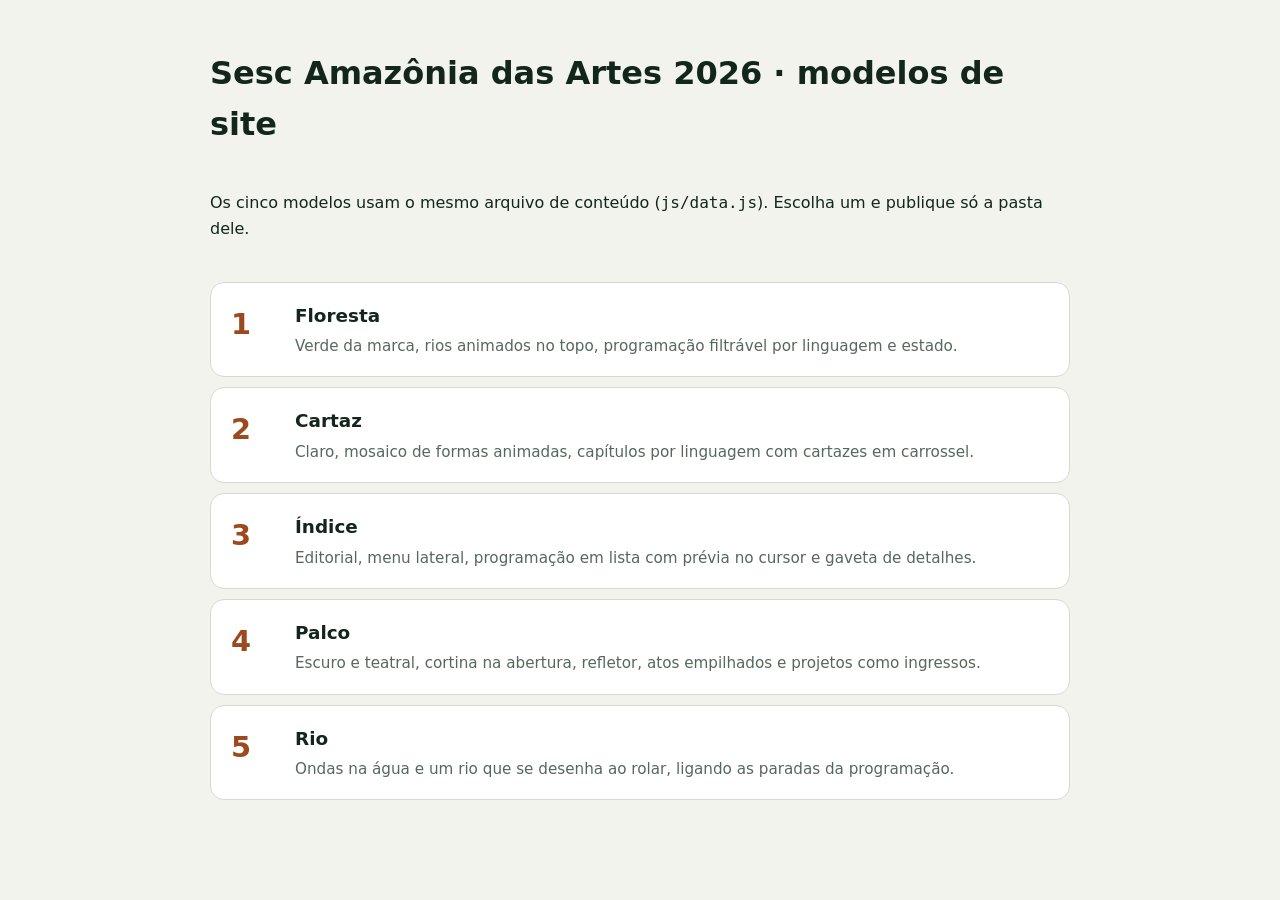
<file: index.html>
<!doctype html>
<html lang="pt-BR">
<head>
<meta charset="utf-8">
<meta name="viewport" content="width=device-width, initial-scale=1">
<title>Modelos · Sesc Amazônia das Artes 2026</title>
<style>
  :root { --fundo: #F1F3EC; --tinta: #13261C; --suave: #56685C; --linha: #D5DCCF; }
  * { box-sizing: border-box; }
  body { margin: 0; background: var(--fundo); color: var(--tinta); font: 400 1rem/1.6 system-ui, sans-serif; padding: 48px 16px; }
  main { max-width: 860px; margin: 0 auto; display: grid; gap: 24px; }
  h1 { margin: 0; font-size: 2rem; }
  ol { list-style: none; margin: 0; padding: 0; display: grid; gap: 10px; }
  a { display: grid; grid-template-columns: 48px 1fr; gap: 4px 16px; padding: 18px 20px; border: 1px solid var(--linha); border-radius: 14px; background: #fff; color: inherit; text-decoration: none; }
  a:hover { border-color: var(--tinta); }
  span.n { grid-row: span 2; font-size: 1.8rem; font-weight: 800; color: #9B491D; }
  strong { font-size: 1.15rem; }
  small { color: var(--suave); font-size: .95rem; }
</style>
</head>
<body>
<main>
  <h1>Sesc Amazônia das Artes 2026 · modelos de site</h1>
  <p>Os cinco modelos usam o mesmo arquivo de conteúdo (<code>js/data.js</code>). Escolha um e publique só a pasta dele.</p>
  <ol>
    <li><a href="modelo-1-floresta/index.html"><span class="n">1</span><strong>Floresta</strong><small>Verde da marca, rios animados no topo, programação filtrável por linguagem e estado.</small></a></li>
    <li><a href="modelo-2-cartaz/index.html"><span class="n">2</span><strong>Cartaz</strong><small>Claro, mosaico de formas animadas, capítulos por linguagem com cartazes em carrossel.</small></a></li>
    <li><a href="modelo-3-indice/index.html"><span class="n">3</span><strong>Índice</strong><small>Editorial, menu lateral, programação em lista com prévia no cursor e gaveta de detalhes.</small></a></li>
    <li><a href="modelo-4-palco/index.html"><span class="n">4</span><strong>Palco</strong><small>Escuro e teatral, cortina na abertura, refletor, atos empilhados e projetos como ingressos.</small></a></li>
    <li><a href="modelo-5-rio/index.html"><span class="n">5</span><strong>Rio</strong><small>Ondas na água e um rio que se desenha ao rolar, ligando as paradas da programação.</small></a></li>
  </ol>
</main>
</body>
</html>
</file>
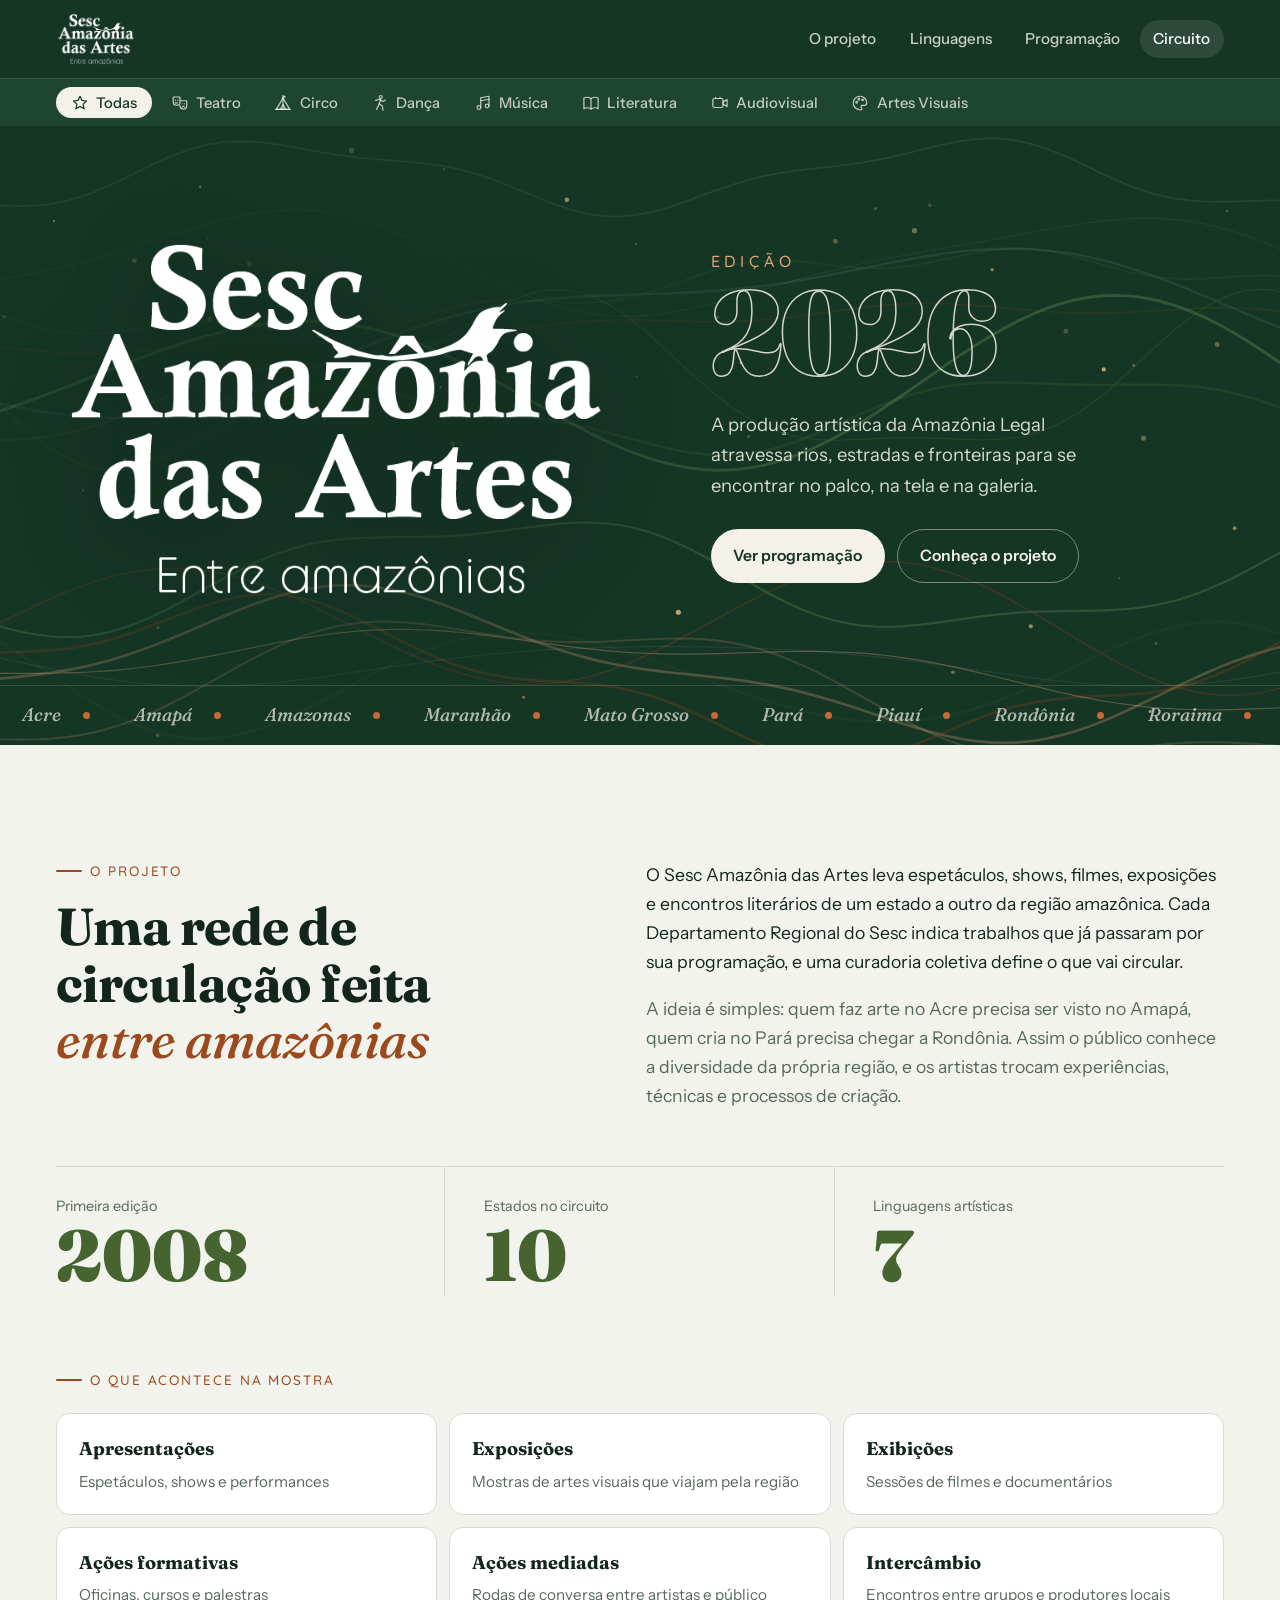
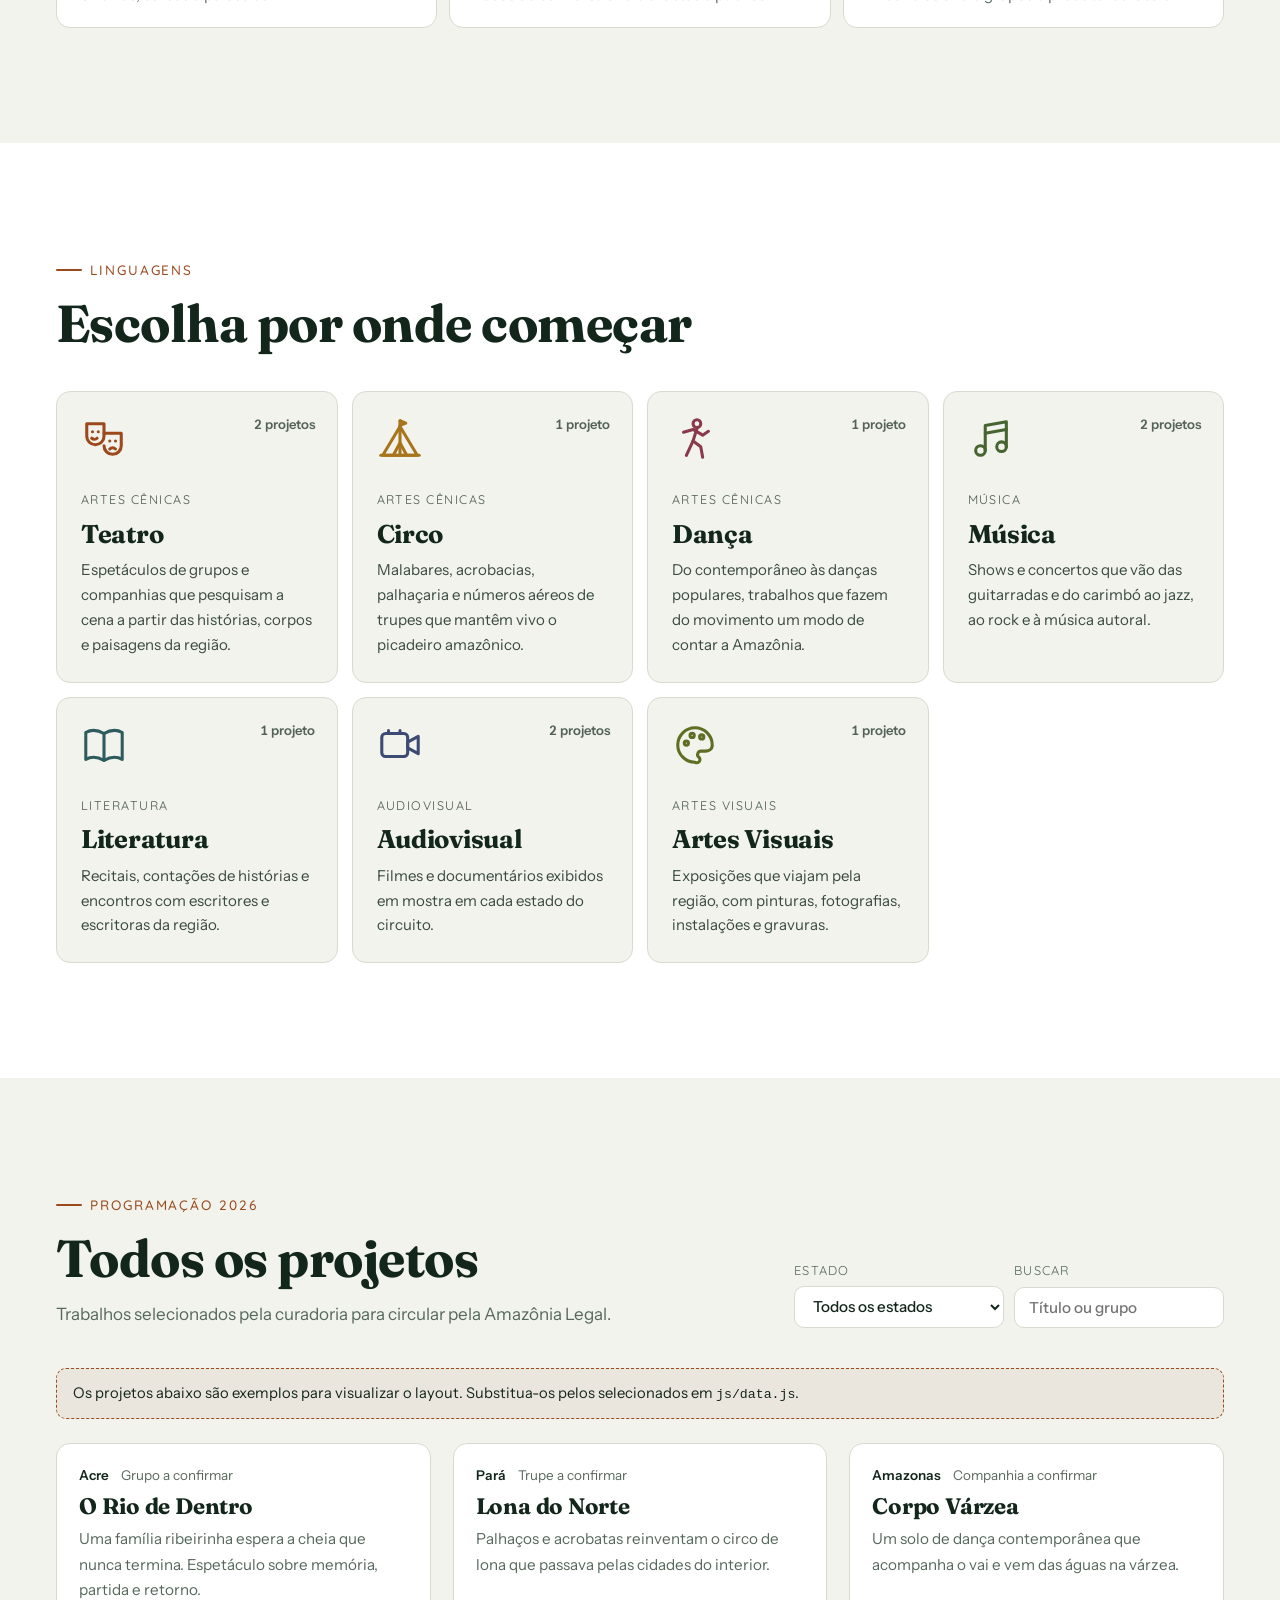
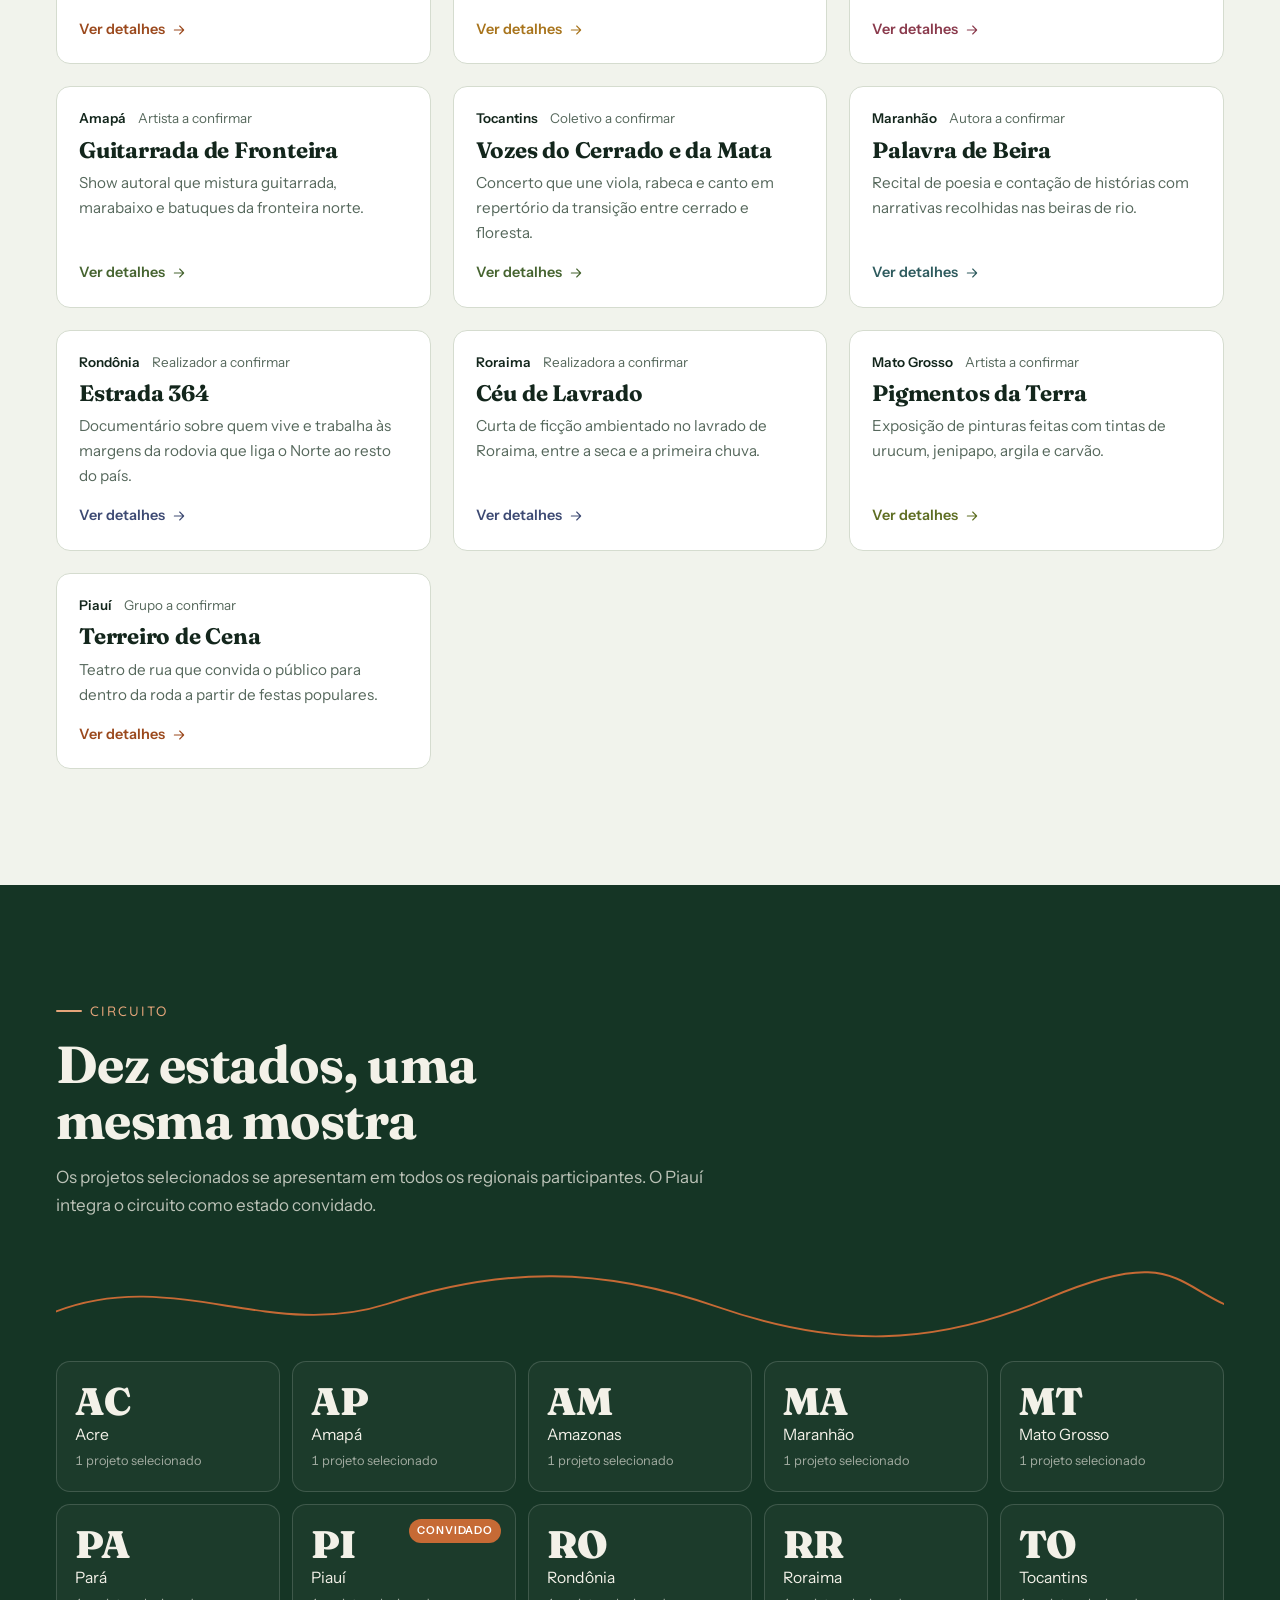
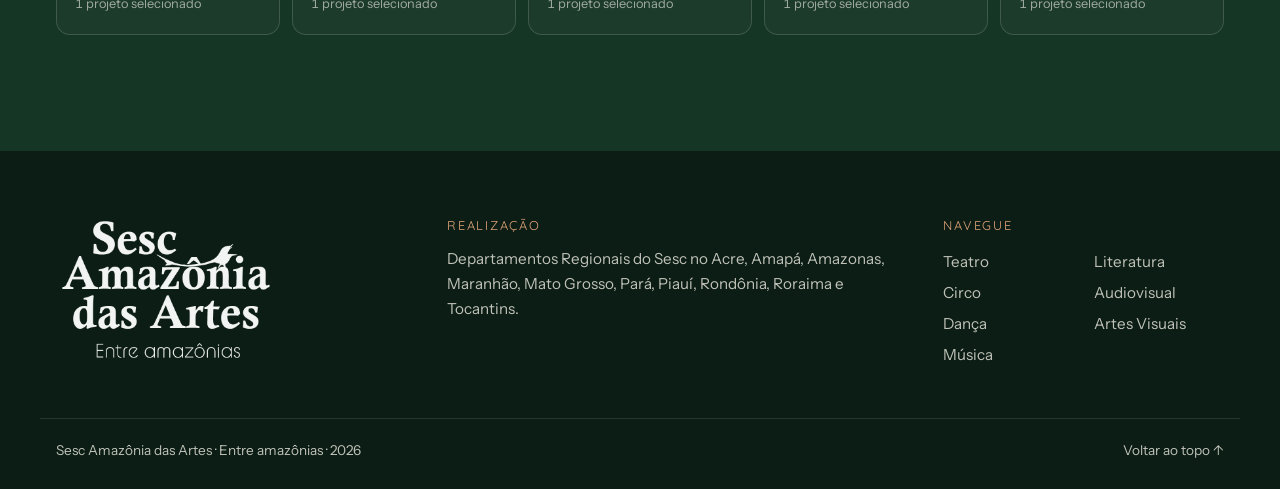
<file: modelo-1-floresta/index.html>
<!doctype html>
<html lang="pt-BR">
<head>
<meta charset="utf-8">
<meta name="viewport" content="width=device-width, initial-scale=1, viewport-fit=cover">
<title>Sesc Amazônia das Artes 2026</title>
<meta name="claude:viewport-fit-sides" content="cover">
<meta name="description" content="Sesc Amazônia das Artes — Entre amazônias 2026. Circulação de teatro, circo, dança, música, literatura, audiovisual e artes visuais pelos estados da Amazônia Legal.">
<link rel="preconnect" href="https://fonts.googleapis.com">
<link rel="preconnect" href="https://fonts.gstatic.com" crossorigin>
<link rel="stylesheet" href="https://fonts.googleapis.com/css2?family=Fraunces:opsz,wght@9..144,500;9..144,700;9..144,900&family=Instrument+Sans:wght@400;500;600&family=Quicksand:wght@400;500&display=swap">
<link rel="stylesheet" href="css/style.css">
</head>
<body>

<a class="skip" href="#conteudo">Pular para o conteúdo</a>

<header class="topo" id="topo">
  <div class="wrap topo__linha">
    <a class="topo__marca" href="#inicio" aria-label="Sesc Amazônia das Artes — início">
      <img src="assets/img/logo-white.png" alt="Sesc Amazônia das Artes — Entre amazônias" width="672" height="456">
    </a>
    <nav class="topo__nav" id="menu" aria-label="Principal">
      <a href="#sobre">O projeto</a>
      <a href="#linguagens">Linguagens</a>
      <a href="#programacao">Programação</a>
      <a href="#circuito">Circuito</a>
    </nav>
    <button class="topo__abrir" id="abrirMenu" aria-expanded="false" aria-controls="menu" aria-label="Abrir menu">
      <span></span><span></span>
    </button>
  </div>
  <!-- Menu de linguagens: gerado a partir de js/data.js -->
  <nav class="abas" aria-label="Linguagens artísticas">
    <div class="wrap abas__trilho" id="abas"></div>
  </nav>
</header>

<main id="conteudo">

  <!-- ===== HERO ===== -->
  <section class="hero" id="inicio">
    <canvas class="hero__rios" id="rios" aria-hidden="true"></canvas>
    <div class="wrap hero__grade">
      <h1 class="hero__logo">
        <img src="assets/img/logo-white.png" alt="Sesc Amazônia das Artes — Entre amazônias" width="672" height="456">
      </h1>
      <div class="hero__texto">
        <p class="hero__edicao"><span>Edição</span> 2026</p>
        <p class="hero__lead">A produção artística da Amazônia Legal atravessa rios, estradas e fronteiras para se encontrar no palco, na tela e na galeria.</p>
        <div class="hero__acoes">
          <a class="botao botao--claro" href="#programacao">Ver programação</a>
          <a class="botao botao--linha" href="#sobre">Conheça o projeto</a>
        </div>
      </div>
    </div>
    <div class="faixa" aria-hidden="true">
      <div class="faixa__trilho" id="faixa"></div>
    </div>
  </section>

  <!-- ===== SOBRE ===== -->
  <section class="secao sobre" id="sobre">
    <div class="wrap sobre__grade">
      <div class="sobre__titulo revela">
        <p class="rotulo">O projeto</p>
        <h2>Uma rede de circulação feita <em>entre amazônias</em></h2>
      </div>
      <div class="sobre__texto revela">
        <p>O Sesc Amazônia das Artes leva espetáculos, shows, filmes, exposições e encontros literários de um estado a outro da região amazônica. Cada Departamento Regional do Sesc indica trabalhos que já passaram por sua programação, e uma curadoria coletiva define o que vai circular.</p>
        <p>A ideia é simples: quem faz arte no Acre precisa ser visto no Amapá, quem cria no Pará precisa chegar a Rondônia. Assim o público conhece a diversidade da própria região, e os artistas trocam experiências, técnicas e processos de criação.</p>
      </div>
      <dl class="numeros revela" aria-label="O projeto em números">
        <div><dt>Primeira edição</dt><dd data-conta="2008">2008</dd></div>
        <div><dt>Estados no circuito</dt><dd data-conta="10">10</dd></div>
        <div><dt>Linguagens artísticas</dt><dd data-conta="7" id="numLinguagens">7</dd></div>
      </dl>
    </div>

    <div class="wrap formatos revela">
      <p class="rotulo">O que acontece na mostra</p>
      <ul class="formatos__lista">
        <li><strong>Apresentações</strong><span>Espetáculos, shows e performances</span></li>
        <li><strong>Exposições</strong><span>Mostras de artes visuais que viajam pela região</span></li>
        <li><strong>Exibições</strong><span>Sessões de filmes e documentários</span></li>
        <li><strong>Ações formativas</strong><span>Oficinas, cursos e palestras</span></li>
        <li><strong>Ações mediadas</strong><span>Rodas de conversa entre artistas e público</span></li>
        <li><strong>Intercâmbio</strong><span>Encontros entre grupos e produtores locais</span></li>
      </ul>
    </div>
  </section>

  <!-- ===== LINGUAGENS ===== -->
  <section class="secao linguagens" id="linguagens">
    <div class="wrap">
      <div class="cabeca revela">
        <p class="rotulo">Linguagens</p>
        <h2>Escolha por onde começar</h2>
      </div>
      <div class="linguagens__grade" id="gradeLinguagens"></div>
    </div>
  </section>

  <!-- ===== PROGRAMAÇÃO ===== -->
  <section class="secao programacao" id="programacao">
    <div class="wrap">
      <div class="cabeca cabeca--linha">
        <div>
          <p class="rotulo">Programação 2026</p>
          <h2 id="tituloProgramacao">Todos os projetos</h2>
          <p class="cabeca__desc" id="descProgramacao">Trabalhos selecionados pela curadoria para circular pela Amazônia Legal.</p>
        </div>
        <div class="filtros">
          <label class="filtro" for="filtroEstado">
            <span>Estado</span>
            <select id="filtroEstado"><option value="">Todos os estados</option></select>
          </label>
          <label class="filtro filtro--busca" for="busca">
            <span>Buscar</span>
            <input id="busca" type="search" placeholder="Título ou grupo" autocomplete="off">
          </label>
        </div>
      </div>

      <p class="aviso" id="avisoExemplo" hidden>Os projetos abaixo são exemplos para visualizar o layout. Substitua-os pelos selecionados em <code>js/data.js</code>.</p>

      <div class="projetos" id="projetos" aria-live="polite"></div>
      <p class="vazio" id="vazio" hidden>Nenhum projeto encontrado com esses filtros. <button type="button" class="link" id="limpar">Limpar filtros</button></p>
    </div>
  </section>

  <!-- ===== CIRCUITO ===== -->
  <section class="secao circuito" id="circuito">
    <div class="wrap">
      <div class="cabeca revela">
        <p class="rotulo">Circuito</p>
        <h2>Dez estados, uma mesma mostra</h2>
        <p class="cabeca__desc">Os projetos selecionados se apresentam em todos os regionais participantes. O Piauí integra o circuito como estado convidado.</p>
      </div>
      <svg class="circuito__rio" viewBox="0 0 1200 120" preserveAspectRatio="none" aria-hidden="true">
        <path id="rioCircuito" d="M0 70 C 120 10, 220 110, 340 60 S 560 10, 680 64 S 900 118, 1020 52 S 1150 30, 1200 60"/>
      </svg>
      <ol class="estados" id="estados"></ol>
    </div>
  </section>

</main>

<footer class="rodape">
  <div class="wrap rodape__grade">
    <img class="rodape__logo" src="assets/img/logo-white.png" alt="Sesc Amazônia das Artes — Entre amazônias" width="672" height="456" loading="lazy">
    <div>
      <p class="rodape__titulo">Realização</p>
      <p>Departamentos Regionais do Sesc no Acre, Amapá, Amazonas, Maranhão, Mato Grosso, Pará, Piauí, Rondônia, Roraima e Tocantins.</p>
    </div>
    <div>
      <p class="rodape__titulo">Navegue</p>
      <ul class="rodape__links" id="rodapeLinks"></ul>
    </div>
  </div>
  <div class="wrap rodape__base">
    <p>Sesc Amazônia das Artes · Entre amazônias · 2026</p>
    <a href="#inicio">Voltar ao topo ↑</a>
  </div>
</footer>

<!-- Janela de detalhes do projeto -->
<dialog class="modal" id="modal" aria-labelledby="modalTitulo">
  <div class="modal__corpo" id="modalCorpo"></div>
  <button class="modal__fechar" id="fecharModal" aria-label="Fechar">✕</button>
</dialog>

<script src="js/data.js"></script>
<script src="js/main.js"></script>
</body>
</html>
</file>
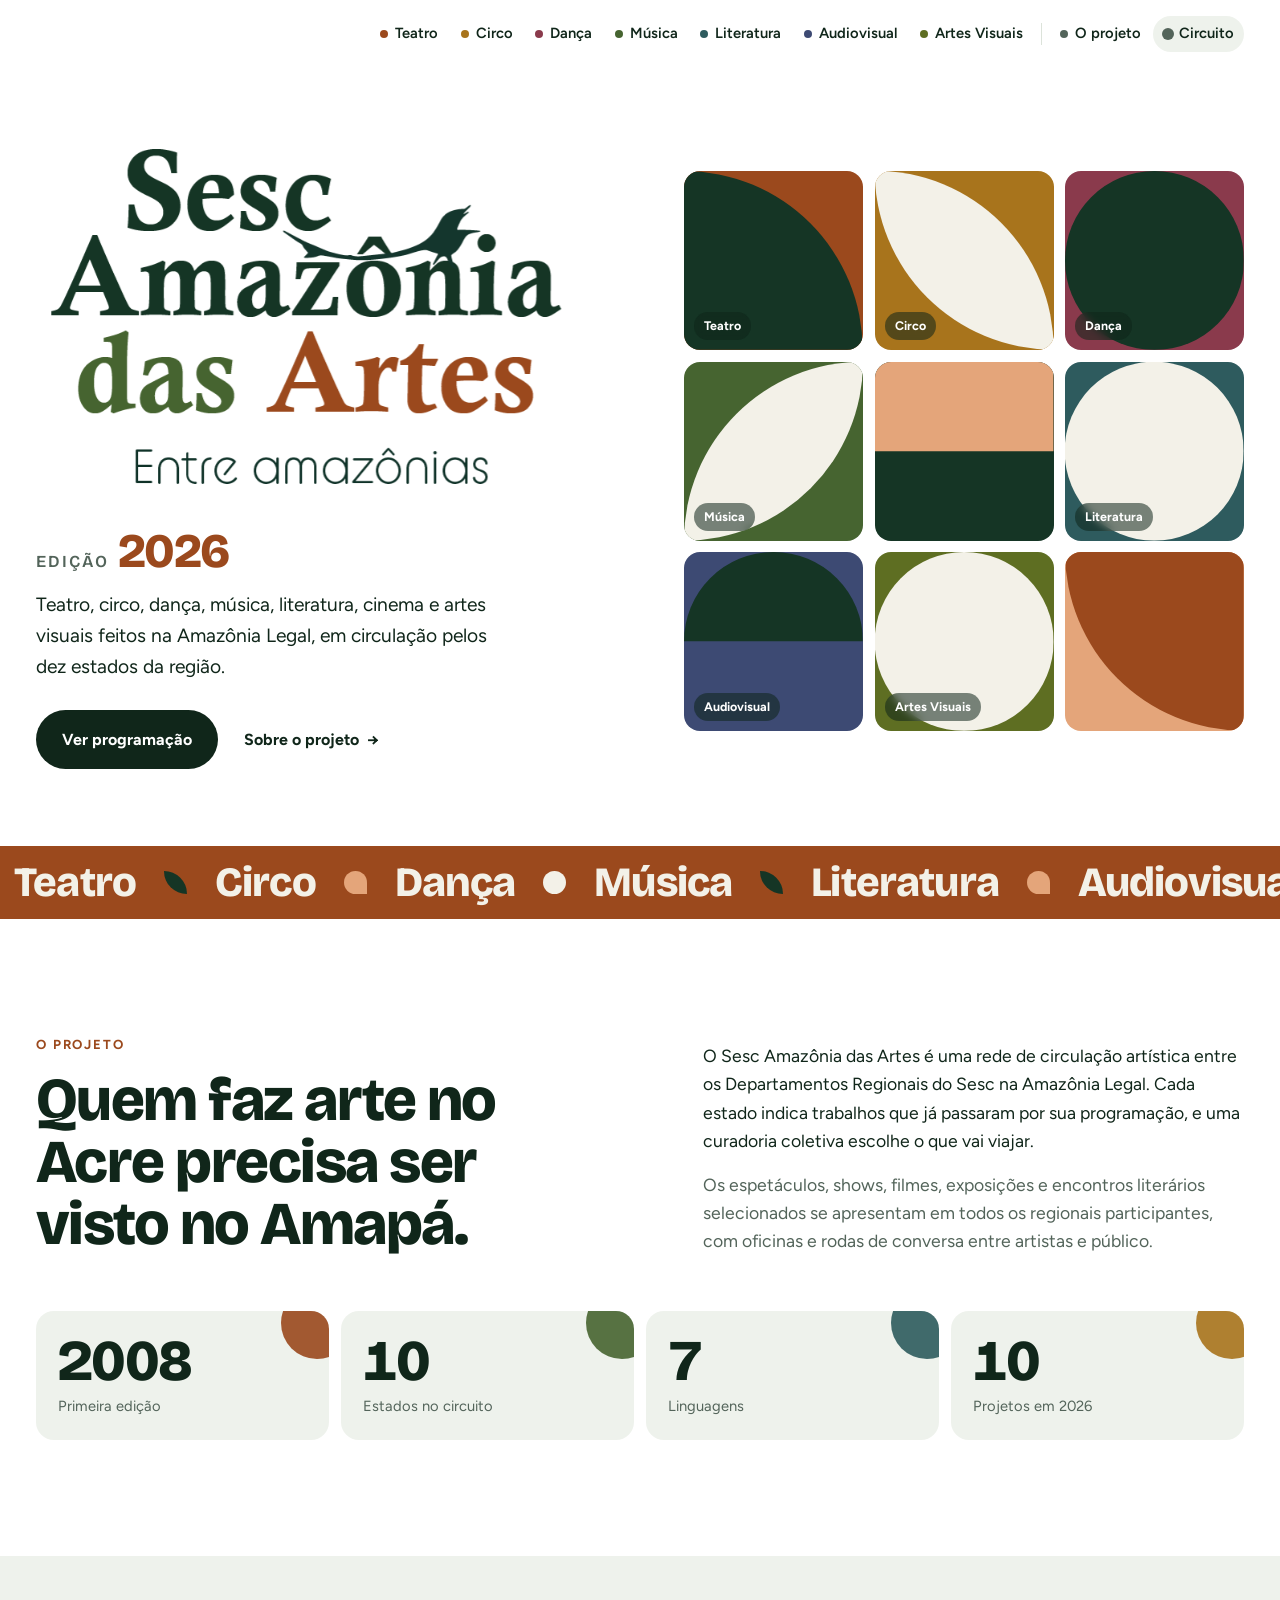
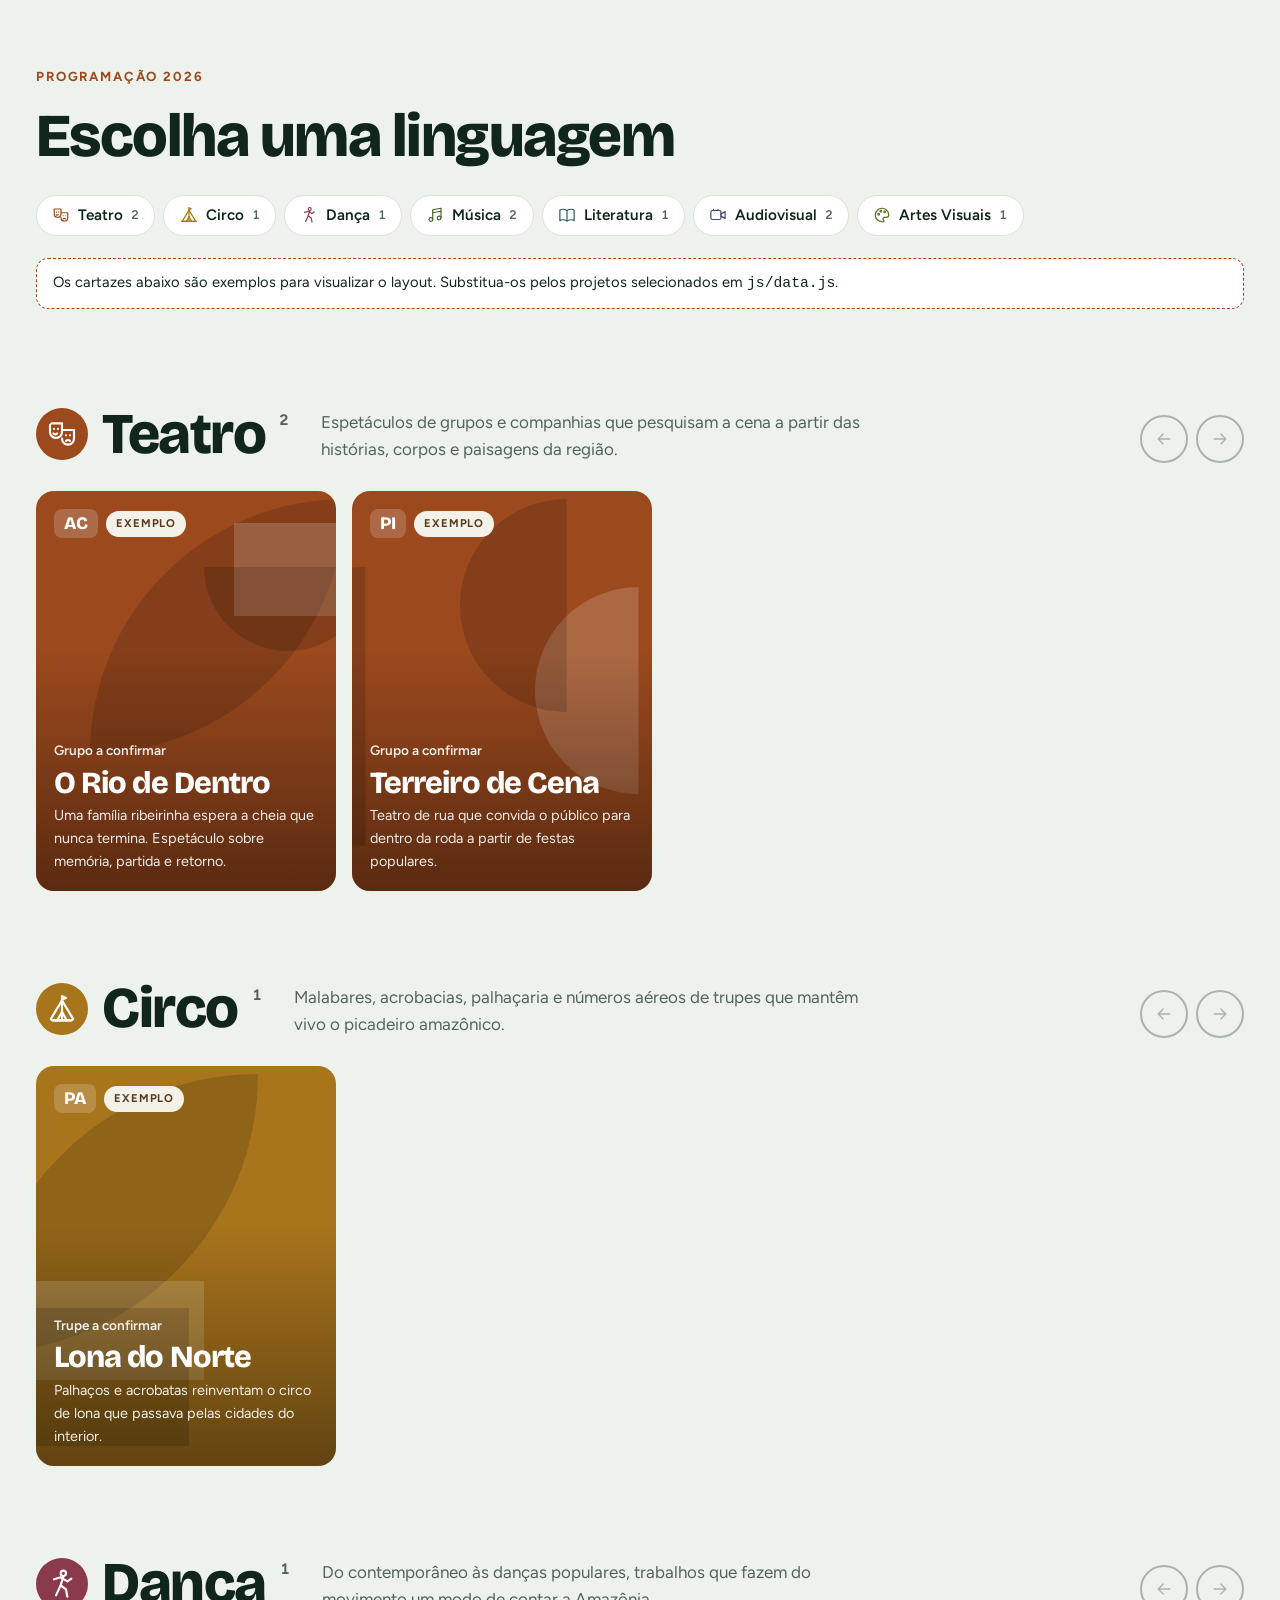
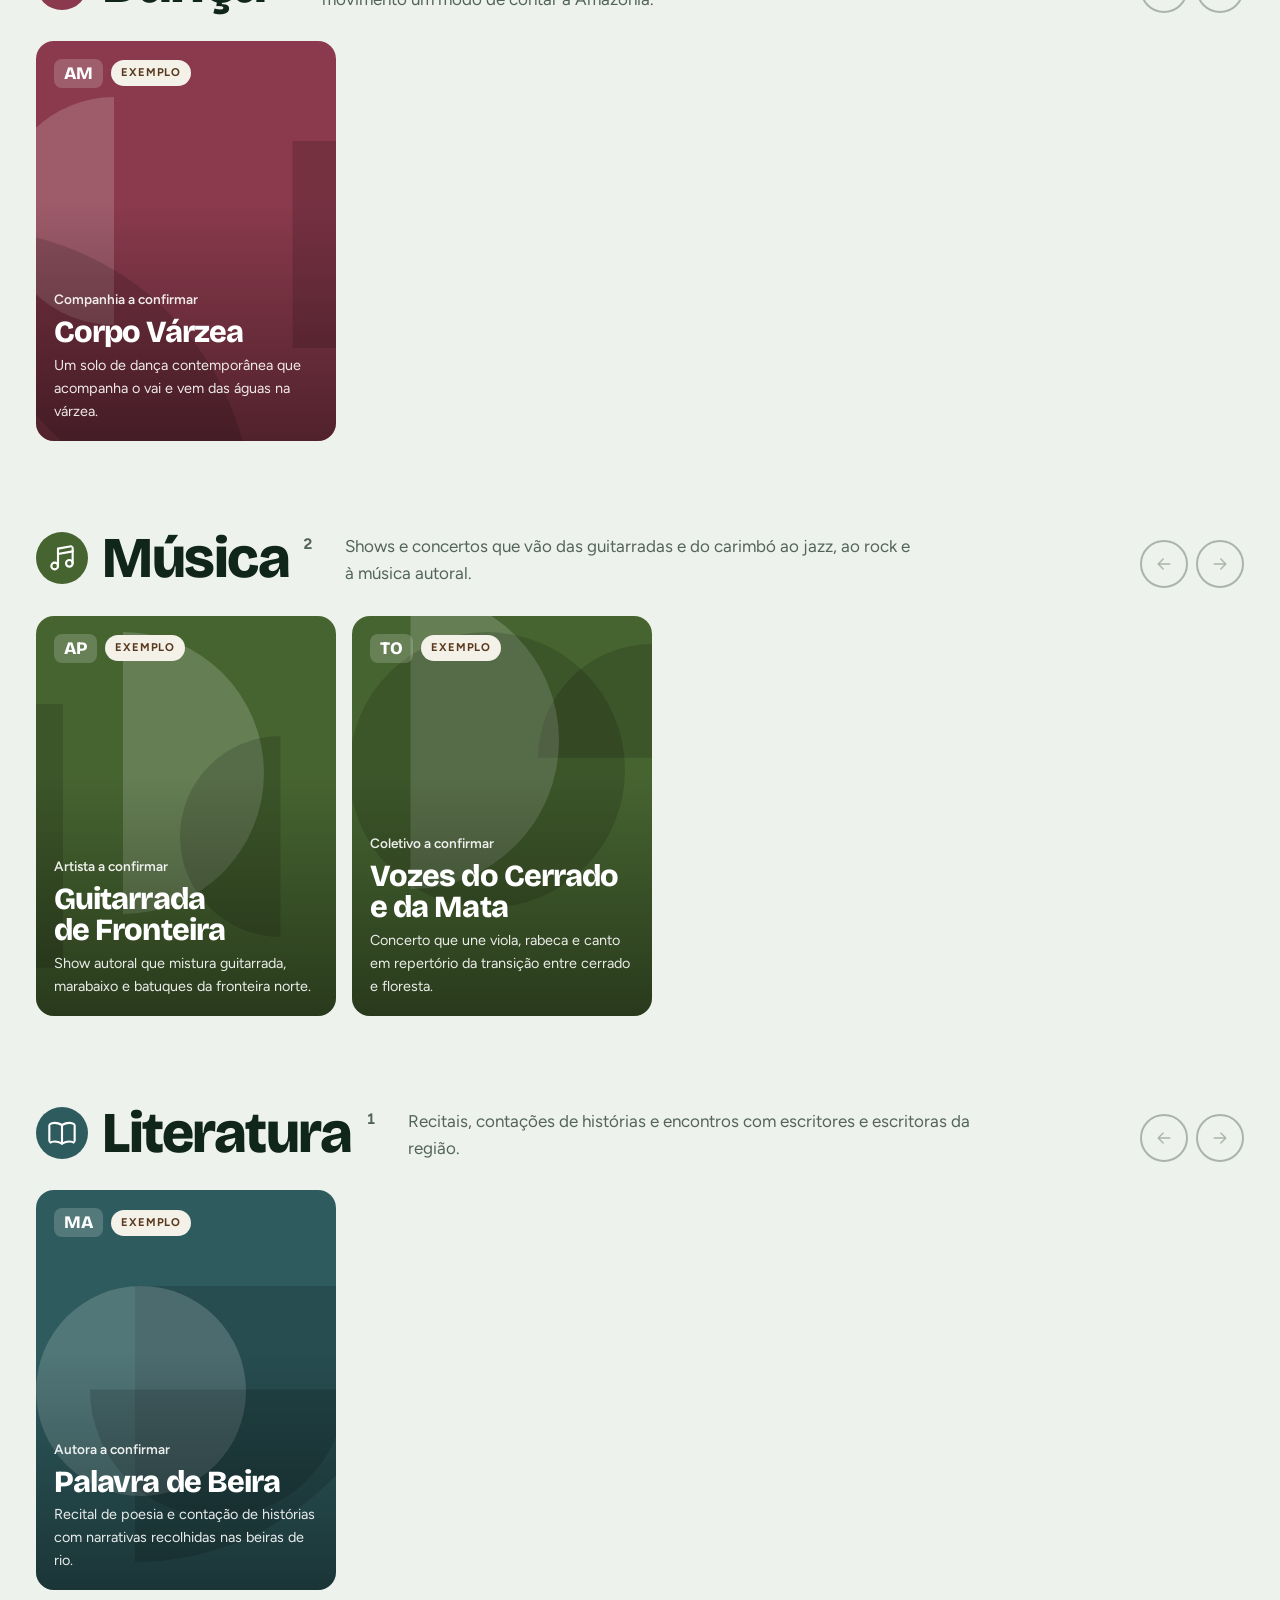
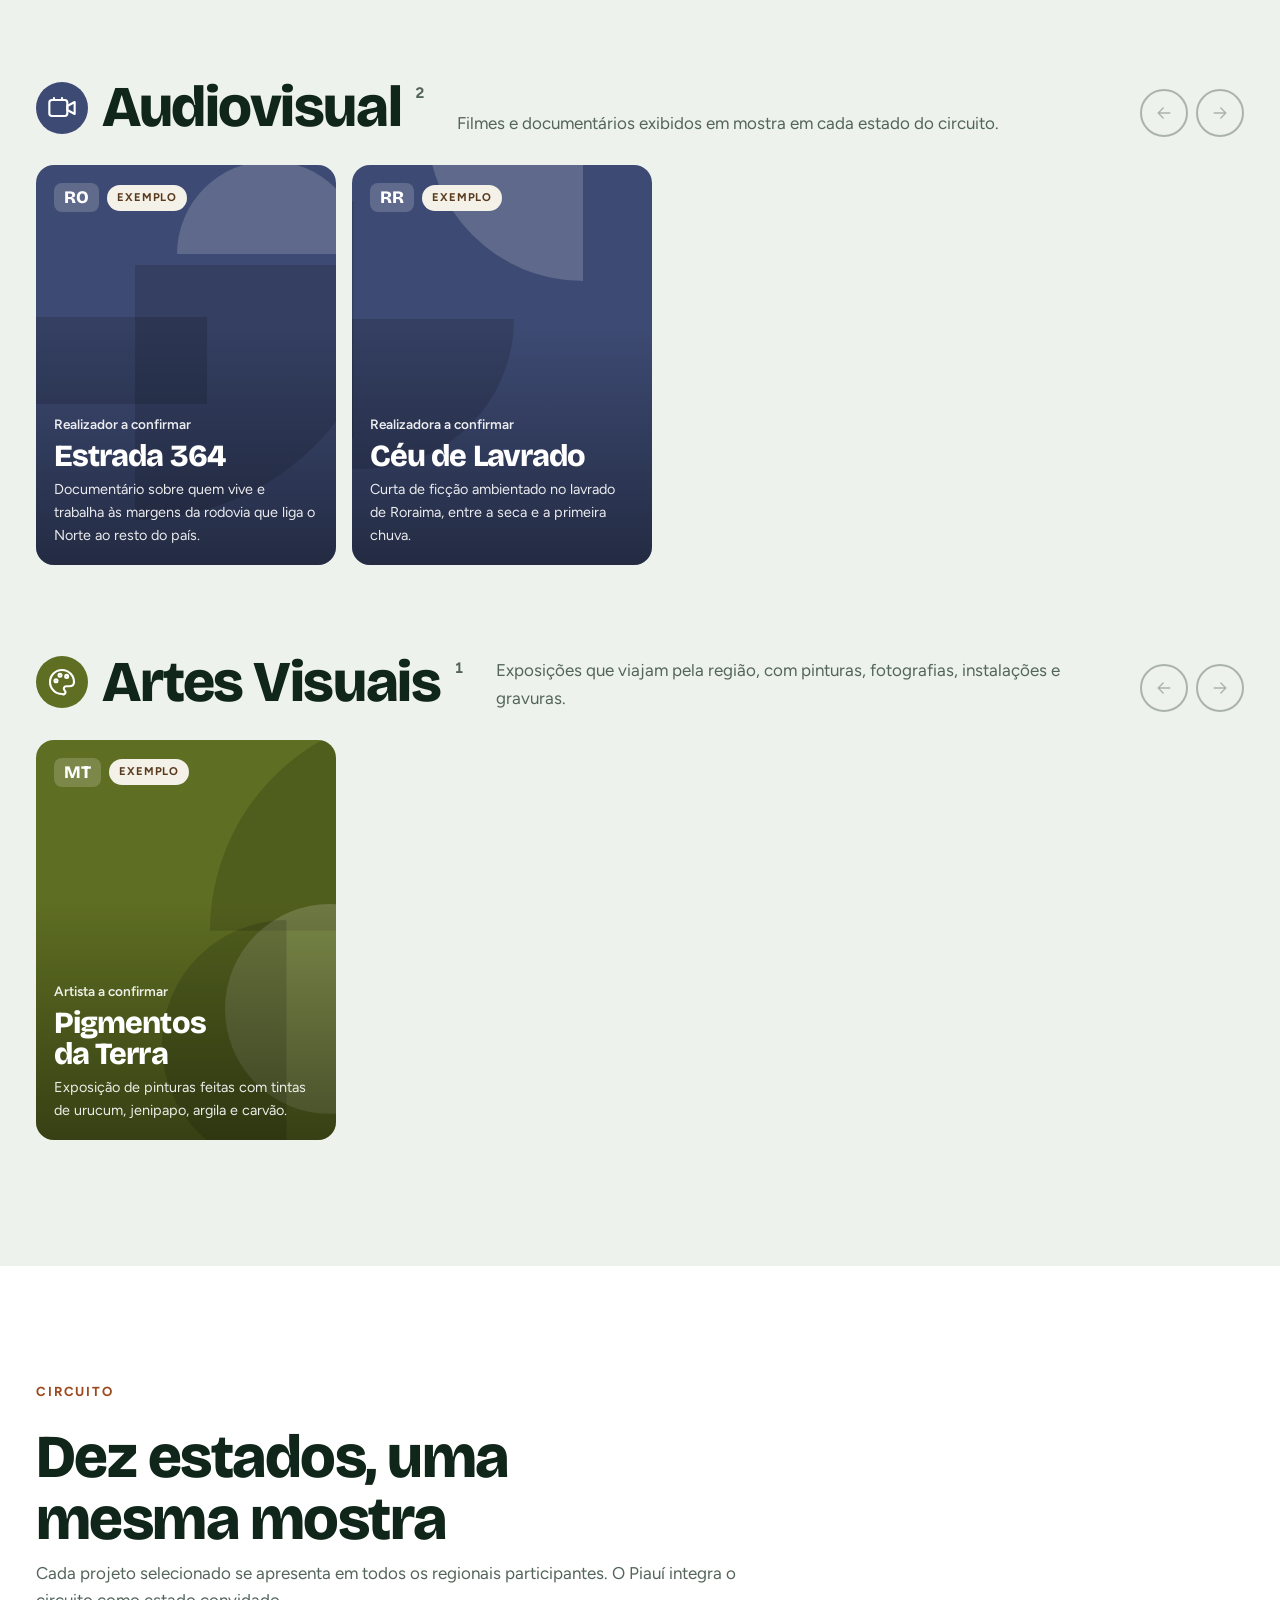
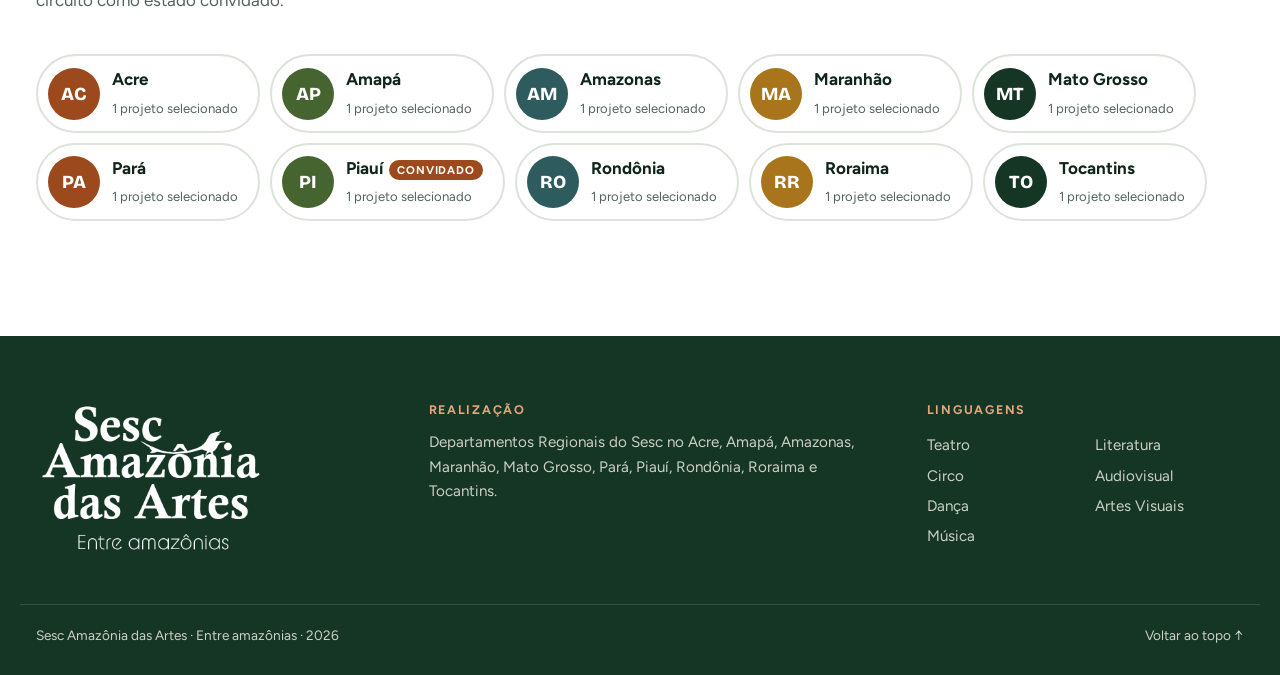
<file: modelo-2-cartaz/index.html>
<!doctype html>
<html lang="pt-BR">
<head>
<meta charset="utf-8">
<meta name="viewport" content="width=device-width, initial-scale=1, viewport-fit=cover">
<title>Sesc Amazônia das Artes 2026</title>
<meta name="claude:viewport-fit-sides" content="cover">
<meta name="description" content="Sesc Amazônia das Artes — Entre amazônias 2026. Teatro, circo, dança, música, literatura, audiovisual e artes visuais em circulação pela Amazônia Legal.">
<link rel="preconnect" href="https://fonts.googleapis.com">
<link rel="preconnect" href="https://fonts.gstatic.com" crossorigin>
<link rel="stylesheet" href="https://fonts.googleapis.com/css2?family=Bricolage+Grotesque:opsz,wght@12..96,400..800&family=Figtree:wght@400;500;600;700&display=swap">
<link rel="stylesheet" href="css/style.css">
</head>
<body>

<a class="skip" href="#conteudo">Pular para o conteúdo</a>

<header class="topo" id="topo">
  <div class="wrap topo__linha">
    <a class="topo__marca" href="#inicio" aria-label="Sesc Amazônia das Artes — início">
      <img class="logo-claro" src="assets/img/logo-color.png" alt="" width="672" height="457">
      <img class="logo-escuro" src="assets/img/logo-white.png" alt="" width="672" height="456">
    </a>
    <!-- Links gerados a partir de js/data.js -->
    <nav class="topo__nav" id="menu" aria-label="Principal"></nav>
    <button class="topo__abrir" id="abrirMenu" type="button" aria-expanded="false" aria-controls="menu">
      <span class="topo__abrir-txt">Menu</span><span class="topo__abrir-ic" aria-hidden="true"><i></i><i></i></span>
    </button>
  </div>
</header>

<main id="conteudo">

  <section class="hero" id="inicio">
    <div class="wrap hero__grade">
      <div class="hero__texto">
        <h1 class="hero__logo">
          <img class="logo-claro" src="assets/img/logo-color.png" alt="Sesc Amazônia das Artes — Entre amazônias" width="672" height="457">
          <img class="logo-escuro" src="assets/img/logo-white.png" alt="Sesc Amazônia das Artes — Entre amazônias" width="672" height="456">
        </h1>
        <p class="hero__edicao">Edição <strong>2026</strong></p>
        <p class="hero__lead">Teatro, circo, dança, música, literatura, cinema e artes visuais feitos na Amazônia Legal, em circulação pelos dez estados da região.</p>
        <div class="hero__acoes">
          <a class="botao botao--cheio" href="#programacao">Ver programação</a>
          <a class="botao botao--texto" href="#sobre">Sobre o projeto <span aria-hidden="true">→</span></a>
        </div>
      </div>
      <div class="mosaico" id="mosaico" aria-label="Linguagens artísticas"></div>
    </div>
  </section>

  <div class="faixa" aria-hidden="true"><div class="faixa__trilho" id="faixa"></div></div>

  <section class="secao sobre" id="sobre">
    <div class="wrap sobre__grade">
      <div class="revela">
        <p class="rotulo">O projeto</p>
        <h2>Quem faz arte no Acre precisa ser visto no Amapá.</h2>
      </div>
      <div class="sobre__texto revela">
        <p>O Sesc Amazônia das Artes é uma rede de circulação artística entre os Departamentos Regionais do Sesc na Amazônia Legal. Cada estado indica trabalhos que já passaram por sua programação, e uma curadoria coletiva escolhe o que vai viajar.</p>
        <p>Os espetáculos, shows, filmes, exposições e encontros literários selecionados se apresentam em todos os regionais participantes, com oficinas e rodas de conversa entre artistas e público.</p>
      </div>
    </div>
    <div class="wrap">
      <dl class="numeros revela">
        <div style="--cor:#9B491D"><dt>Primeira edição</dt><dd data-conta="2008">2008</dd></div>
        <div style="--cor:#466430"><dt>Estados no circuito</dt><dd data-conta="10">10</dd></div>
        <div style="--cor:#2E5B5E"><dt>Linguagens</dt><dd id="numLinguagens">7</dd></div>
        <div style="--cor:#A8741C"><dt>Projetos em 2026</dt><dd id="numProjetos">10</dd></div>
      </dl>
    </div>
  </section>

  <section class="programacao" id="programacao">
    <div class="wrap prog__cabeca">
      <p class="rotulo">Programação 2026</p>
      <h2>Escolha uma linguagem</h2>
      <nav class="atalhos" id="atalhos" aria-label="Ir para a linguagem"></nav>
      <p class="aviso" id="avisoExemplo" hidden>Os cartazes abaixo são exemplos para visualizar o layout. Substitua-os pelos projetos selecionados em <code>js/data.js</code>.</p>
    </div>
    <div id="capitulos"></div>
  </section>

  <section class="secao circuito" id="circuito">
    <div class="wrap">
      <div class="revela circuito__cabeca">
        <p class="rotulo">Circuito</p>
        <h2>Dez estados, uma mesma mostra</h2>
        <p>Cada projeto selecionado se apresenta em todos os regionais participantes. O Piauí integra o circuito como estado convidado.</p>
      </div>
      <ul class="estados" id="estados"></ul>
    </div>
  </section>

</main>

<footer class="rodape">
  <div class="wrap rodape__grade">
    <img class="rodape__logo" src="assets/img/logo-white.png" alt="Sesc Amazônia das Artes — Entre amazônias" width="672" height="456" loading="lazy">
    <div>
      <p class="rodape__titulo">Realização</p>
      <p>Departamentos Regionais do Sesc no Acre, Amapá, Amazonas, Maranhão, Mato Grosso, Pará, Piauí, Rondônia, Roraima e Tocantins.</p>
    </div>
    <div>
      <p class="rodape__titulo">Linguagens</p>
      <ul class="rodape__links" id="rodapeLinks"></ul>
    </div>
  </div>
  <div class="wrap rodape__base">
    <p>Sesc Amazônia das Artes · Entre amazônias · 2026</p>
    <a href="#inicio">Voltar ao topo ↑</a>
  </div>
</footer>

<dialog class="modal" id="modal" aria-labelledby="modalTitulo">
  <div class="modal__corpo" id="modalCorpo"></div>
  <button class="modal__fechar" id="fecharModal" type="button" aria-label="Fechar">✕</button>
</dialog>

<script src="js/data.js"></script>
<script src="js/base.js"></script>
<script src="js/main.js"></script>
</body>
</html>
</file>
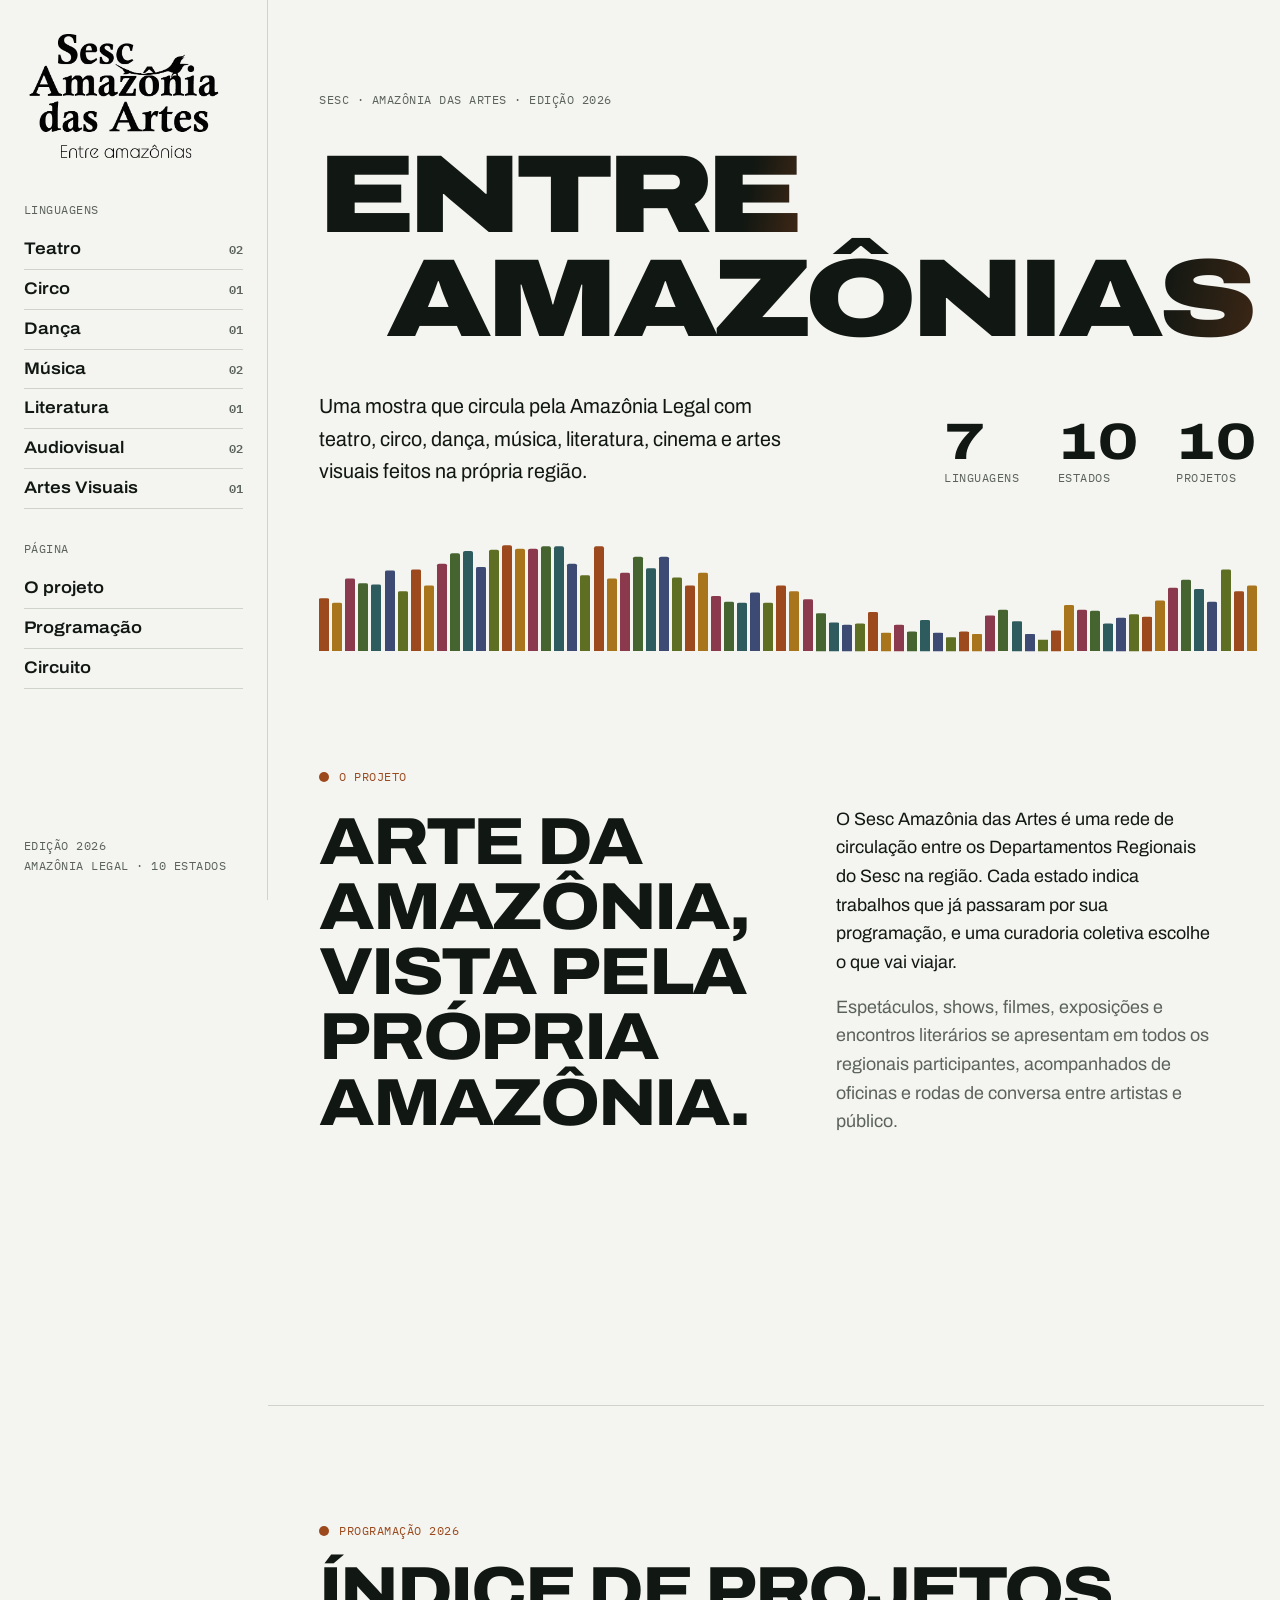
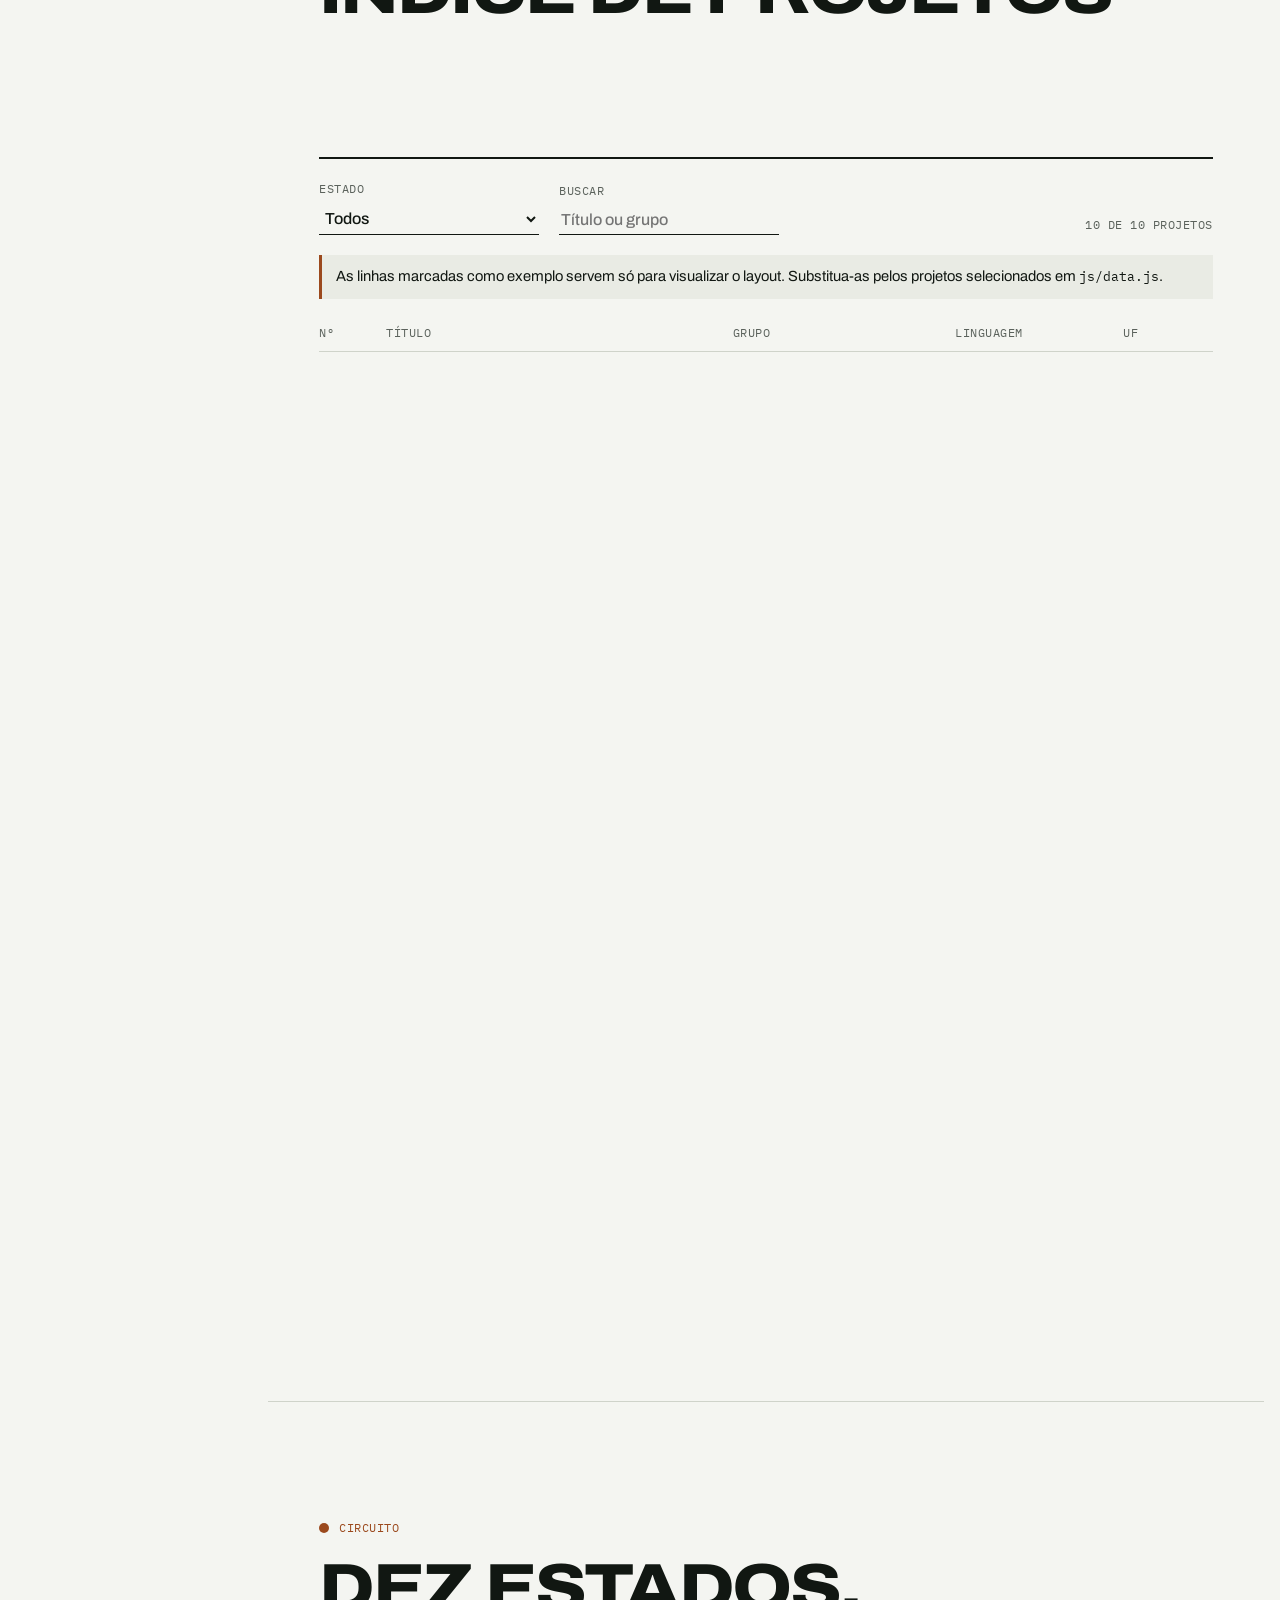
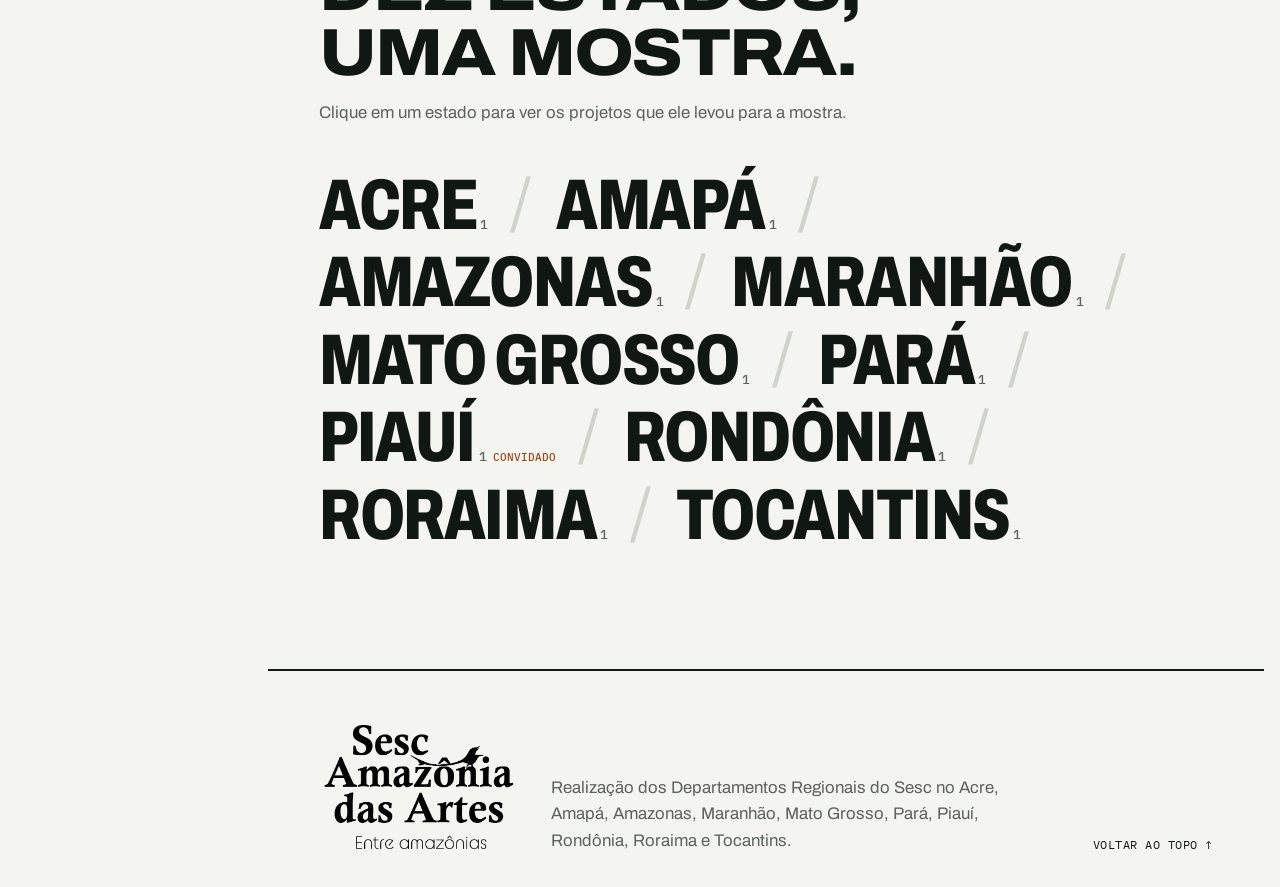
<file: modelo-3-indice/index.html>
<!doctype html>
<html lang="pt-BR">
<head>
<meta charset="utf-8">
<meta name="viewport" content="width=device-width, initial-scale=1, viewport-fit=cover">
<title>Sesc Amazônia das Artes 2026</title>
<meta name="claude:viewport-fit-sides" content="cover">
<meta name="description" content="Sesc Amazônia das Artes — Entre amazônias 2026. Índice da programação de teatro, circo, dança, música, literatura, audiovisual e artes visuais na Amazônia Legal.">
<link rel="preconnect" href="https://fonts.googleapis.com">
<link rel="preconnect" href="https://fonts.gstatic.com" crossorigin>
<link rel="stylesheet" href="https://fonts.googleapis.com/css2?family=Archivo:ital,wdth,wght@0,62..125,300..900;1,62..125,300..900&family=IBM+Plex+Mono:wght@400;500&display=swap">
<link rel="stylesheet" href="css/style.css">
</head>
<body>

<a class="skip" href="#conteudo">Pular para o conteúdo</a>
<div class="progresso" id="progresso" aria-hidden="true"></div>

<aside class="lateral" id="lateral">
  <div class="lateral__topo">
    <a class="lateral__marca" href="#inicio" aria-label="Sesc Amazônia das Artes — início">
      <img class="logo-claro" src="assets/img/logo-black.png" alt="" width="672" height="457">
      <img class="logo-escuro" src="assets/img/logo-white.png" alt="" width="672" height="456">
    </a>
    <button class="lateral__abrir" id="abrirMenu" type="button" aria-expanded="false" aria-controls="lateralNav">Menu</button>
  </div>
  <nav class="lateral__nav" id="lateralNav" aria-label="Principal">
    <p class="mono lateral__titulo">Linguagens</p>
    <ul id="navLinguagens"></ul>
    <p class="mono lateral__titulo">Página</p>
    <ul>
      <li><a href="#sobre">O projeto</a></li>
      <li><a href="#programacao">Programação</a></li>
      <li><a href="#circuito">Circuito</a></li>
    </ul>
    <p class="mono lateral__nota">Edição 2026<br>Amazônia Legal · 10 estados</p>
  </nav>
</aside>

<div class="principal">
<main id="conteudo">

  <section class="abertura" id="inicio">
    <p class="mono abertura__olho">Sesc · Amazônia das Artes · Edição 2026</p>
    <h1 class="manchete" aria-label="Entre amazônias">
      <span class="palavra" aria-hidden="true"><span class="palavra__in">Entre</span></span>
      <span class="palavra" aria-hidden="true"><span class="palavra__in">amazônias</span></span>
    </h1>
    <div class="abertura__base">
      <p class="abertura__lead">Uma mostra que circula pela Amazônia Legal com teatro, circo, dança, música, literatura, cinema e artes visuais feitos na própria região.</p>
      <dl class="dados">
        <div><dt class="mono">Linguagens</dt><dd id="dLing">7</dd></div>
        <div><dt class="mono">Estados</dt><dd id="dEst">10</dd></div>
        <div><dt class="mono">Projetos</dt><dd id="dProj">10</dd></div>
      </dl>
    </div>
    <div class="espectro" id="espectro" aria-hidden="true"></div>
  </section>

  <section class="bloco sobre" id="sobre">
    <p class="mono bloco__num">O projeto</p>
    <div class="sobre__grade">
      <h2 class="revela">Arte da Amazônia, vista pela própria Amazônia.</h2>
      <div class="sobre__texto revela">
        <p>O Sesc Amazônia das Artes é uma rede de circulação entre os Departamentos Regionais do Sesc na região. Cada estado indica trabalhos que já passaram por sua programação, e uma curadoria coletiva escolhe o que vai viajar.</p>
        <p>Espetáculos, shows, filmes, exposições e encontros literários se apresentam em todos os regionais participantes, acompanhados de oficinas e rodas de conversa entre artistas e público.</p>
      </div>
    </div>
    <ol class="formatos revela">
      <li><span class="mono">Apresentações</span>Espetáculos, shows e performances</li>
      <li><span class="mono">Exposições</span>Mostras de artes visuais em circulação</li>
      <li><span class="mono">Exibições</span>Sessões de filmes e documentários</li>
      <li><span class="mono">Formação</span>Oficinas, cursos e palestras</li>
    </ol>
  </section>

  <section class="bloco programacao" id="programacao">
    <p class="mono bloco__num">Programação 2026</p>
    <h2 class="prog__titulo">Índice de projetos</h2>
    <div class="abas" id="abas" aria-label="Filtrar por linguagem"></div>
    <div class="ferramentas">
      <label class="campo" for="filtroEstado"><span class="mono">Estado</span>
        <select id="filtroEstado"><option value="">Todos</option></select>
      </label>
      <label class="campo campo--busca" for="busca"><span class="mono">Buscar</span>
        <input id="busca" type="search" placeholder="Título ou grupo" autocomplete="off">
      </label>
      <p class="mono contagem" id="contagem" aria-live="polite"></p>
    </div>
    <p class="aviso" id="avisoExemplo" hidden>As linhas marcadas como exemplo servem só para visualizar o layout. Substitua-as pelos projetos selecionados em <code>js/data.js</code>.</p>
    <div class="indice__cab mono" aria-hidden="true"><span>Nº</span><span>Título</span><span>Grupo</span><span>Linguagem</span><span>UF</span><span></span></div>
    <div class="indice" id="indice"></div>
    <p class="vazio" id="vazio" hidden>Nenhum projeto com esses filtros. <button type="button" class="link" id="limpar">Limpar filtros</button></p>
  </section>

  <section class="bloco circuito" id="circuito">
    <p class="mono bloco__num">Circuito</p>
    <h2 class="revela">Dez estados, uma mostra.</h2>
    <p class="circuito__desc">Clique em um estado para ver os projetos que ele levou para a mostra.</p>
    <ul class="estados" id="estados"></ul>
  </section>

</main>

<footer class="rodape">
  <div class="rodape__grade">
    <img class="rodape__logo logo-claro" src="assets/img/logo-black.png" alt="Sesc Amazônia das Artes — Entre amazônias" width="672" height="457" loading="lazy">
    <img class="rodape__logo logo-escuro" src="assets/img/logo-white.png" alt="Sesc Amazônia das Artes — Entre amazônias" width="672" height="456" loading="lazy">
    <p>Realização dos Departamentos Regionais do Sesc no Acre, Amapá, Amazonas, Maranhão, Mato Grosso, Pará, Piauí, Rondônia, Roraima e Tocantins.</p>
    <a class="mono" href="#inicio">Voltar ao topo ↑</a>
  </div>
</footer>
</div>

<div class="espiao" id="espiao" aria-hidden="true"></div>

<dialog class="gaveta" id="gaveta" aria-labelledby="gavetaTitulo">
  <button class="gaveta__fechar mono" id="fecharGaveta" type="button">Fechar ✕</button>
  <div class="gaveta__corpo" id="gavetaCorpo"></div>
</dialog>

<script src="js/data.js"></script>
<script src="js/base.js"></script>
<script src="js/main.js"></script>
</body>
</html>
</file>
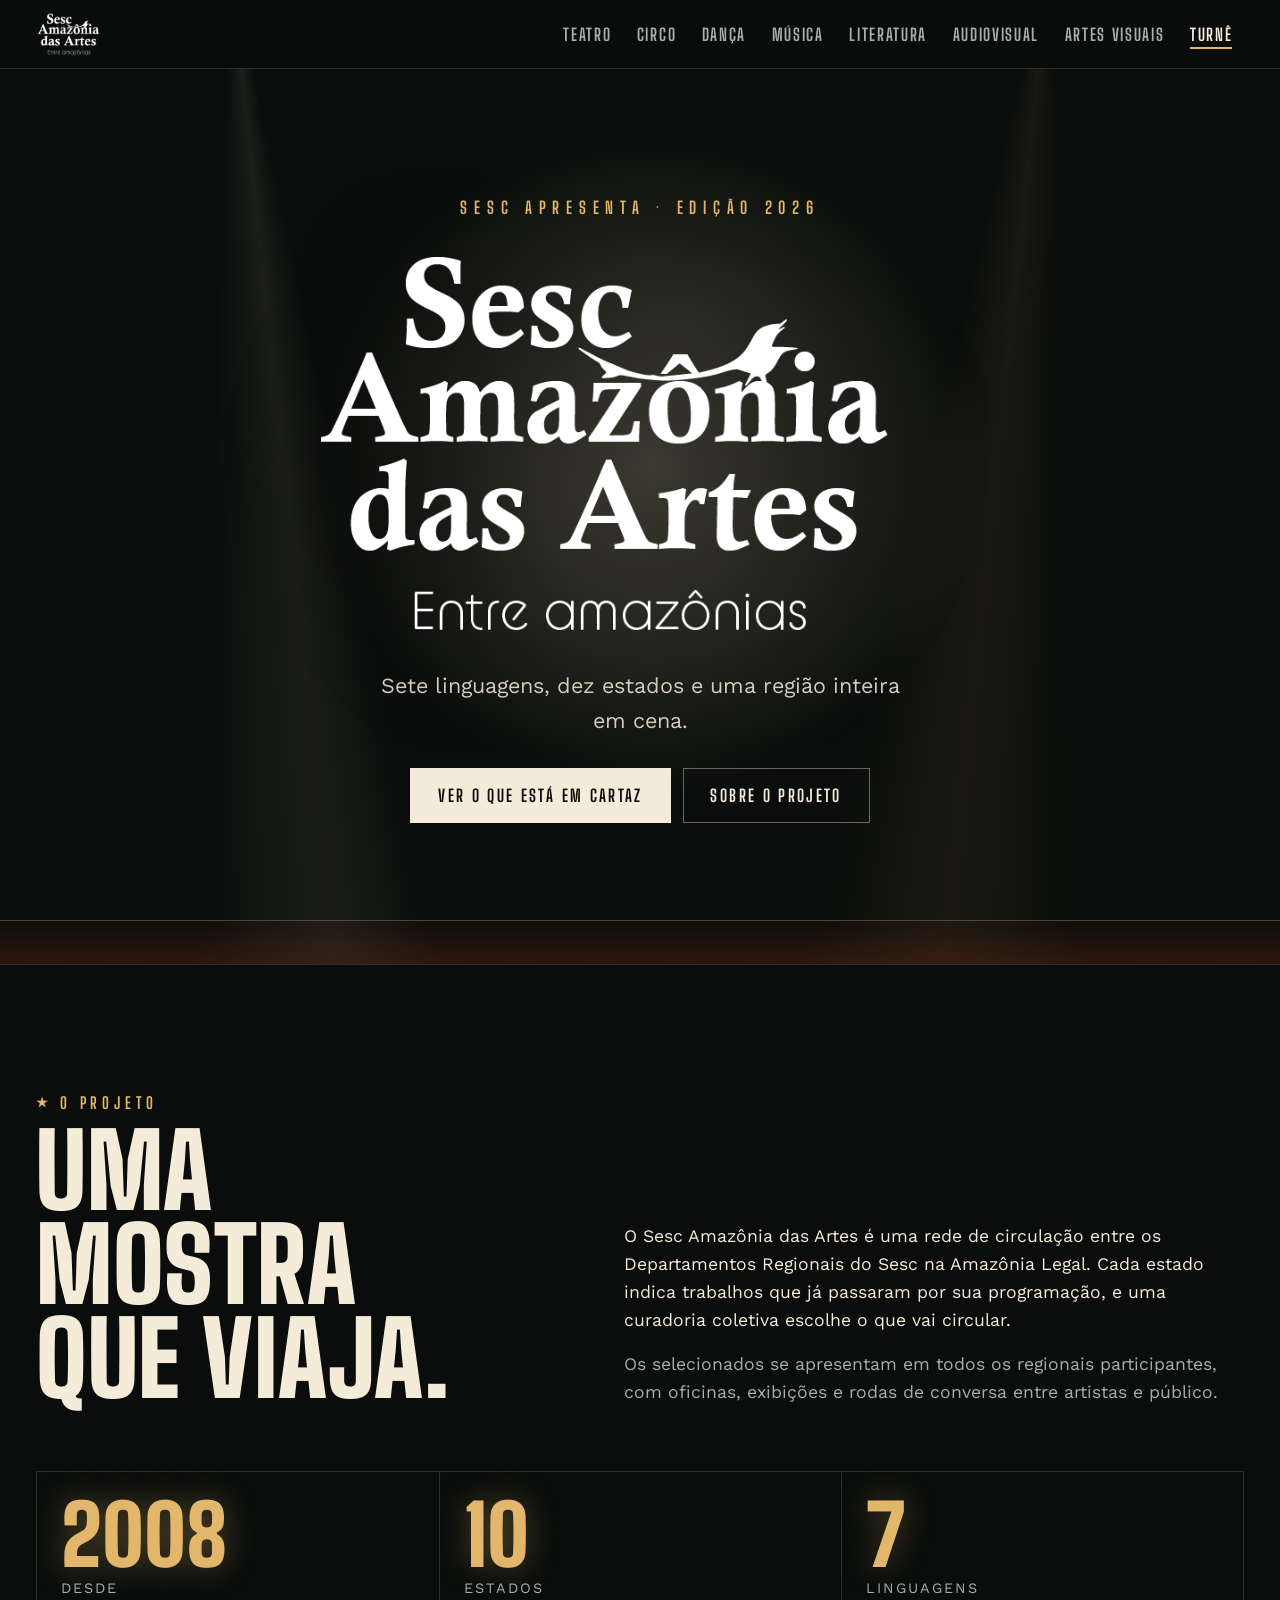
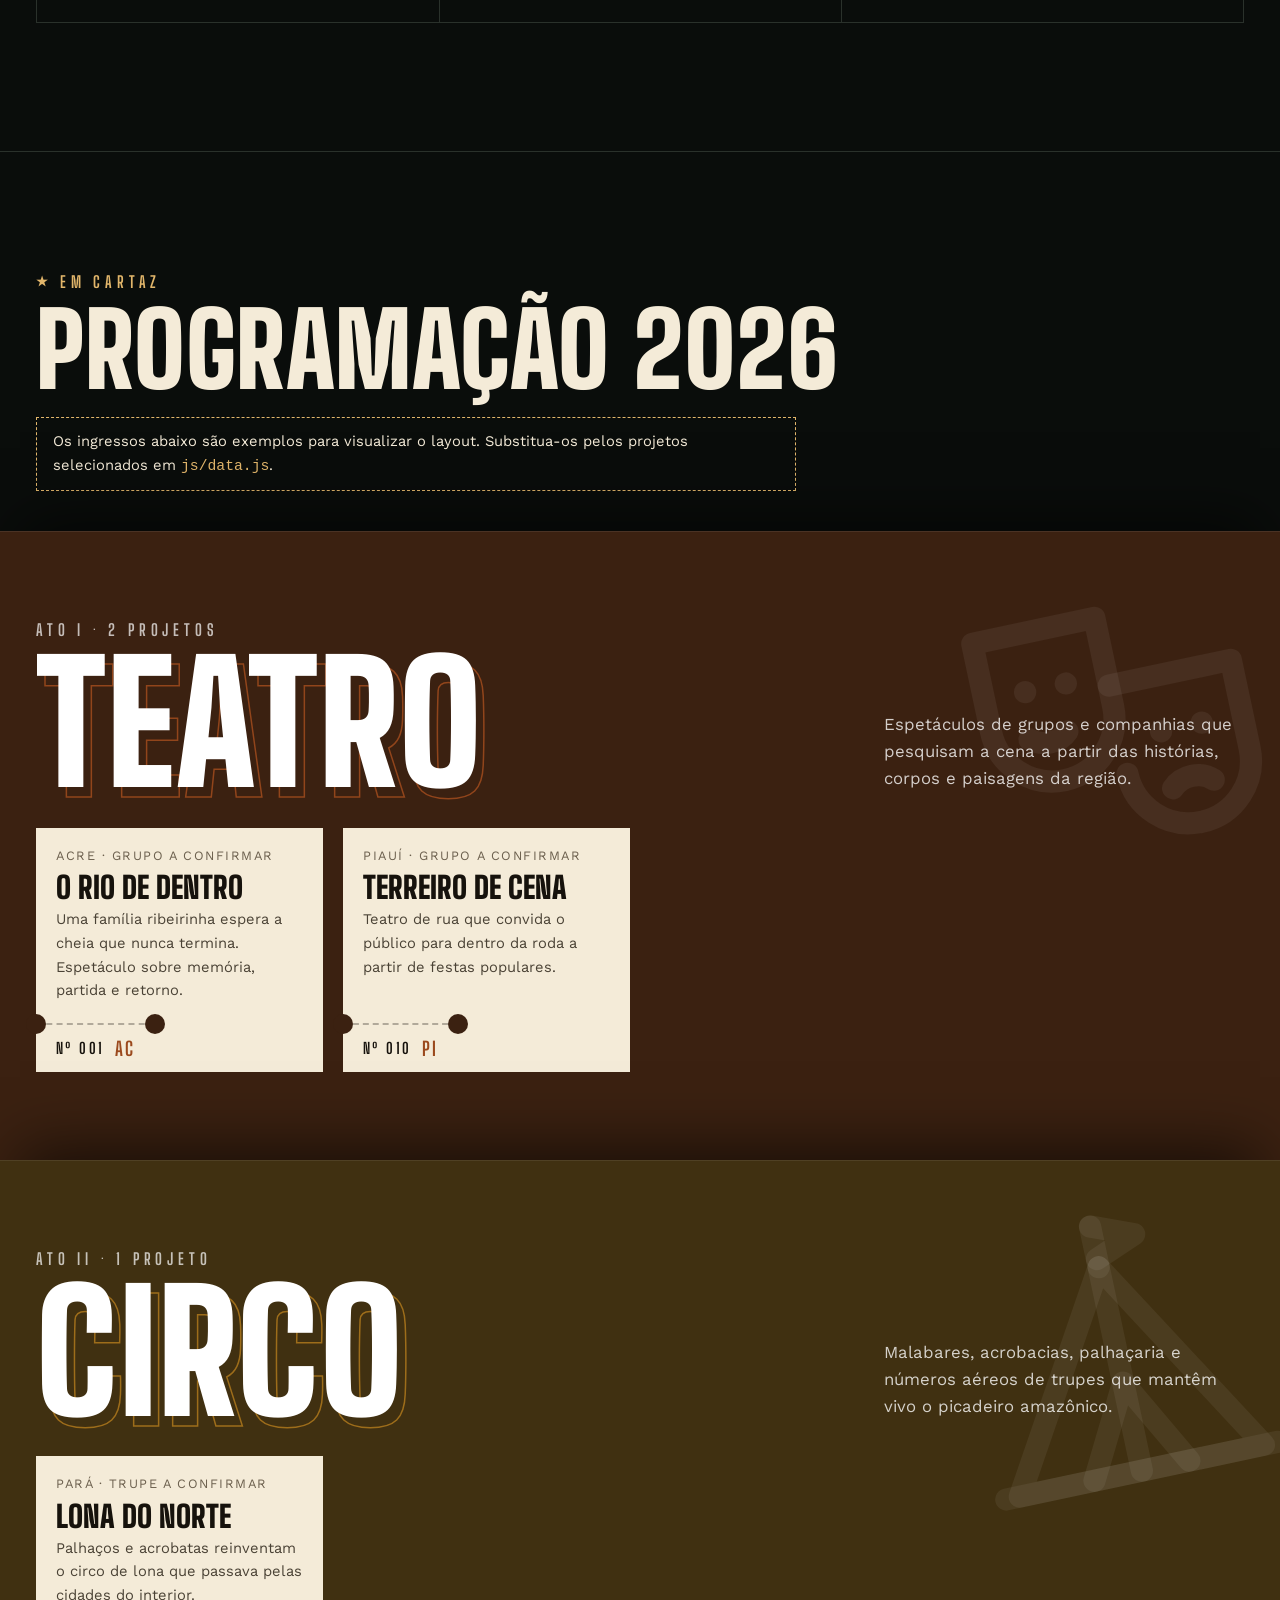
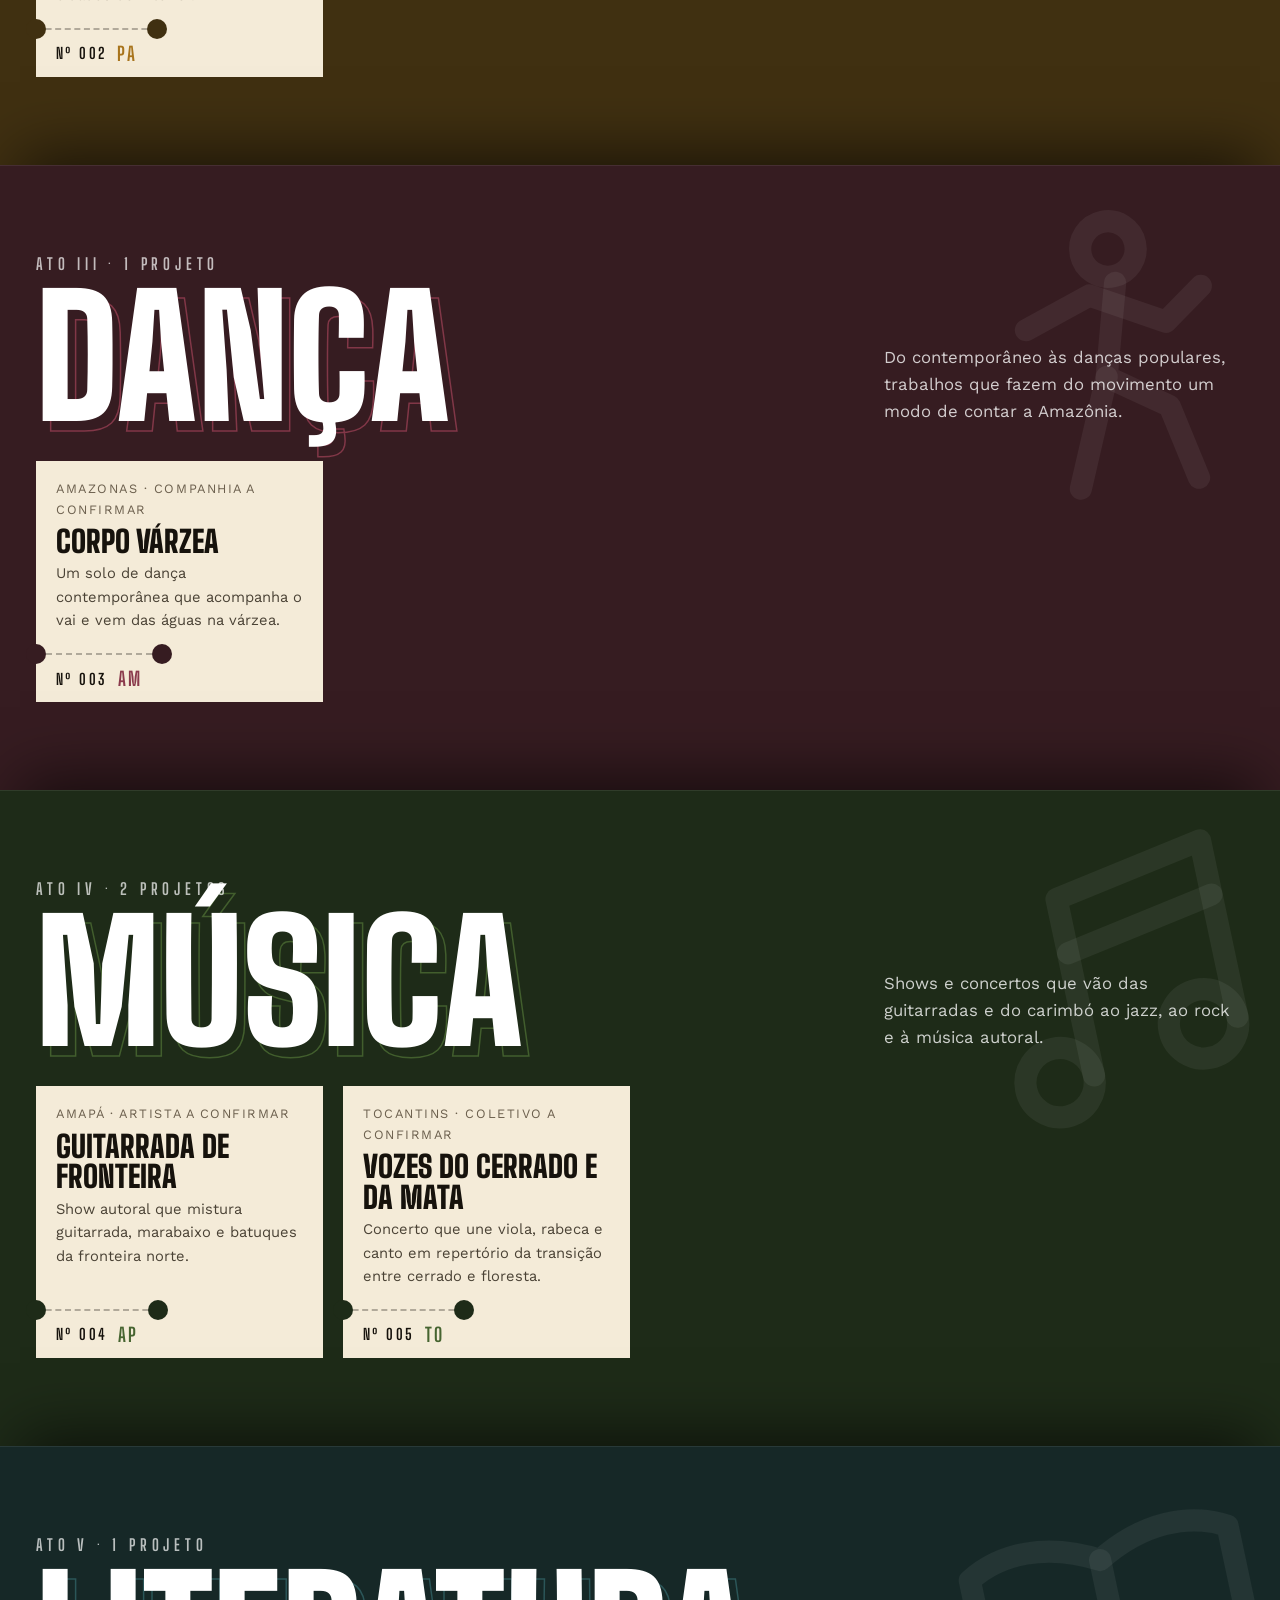
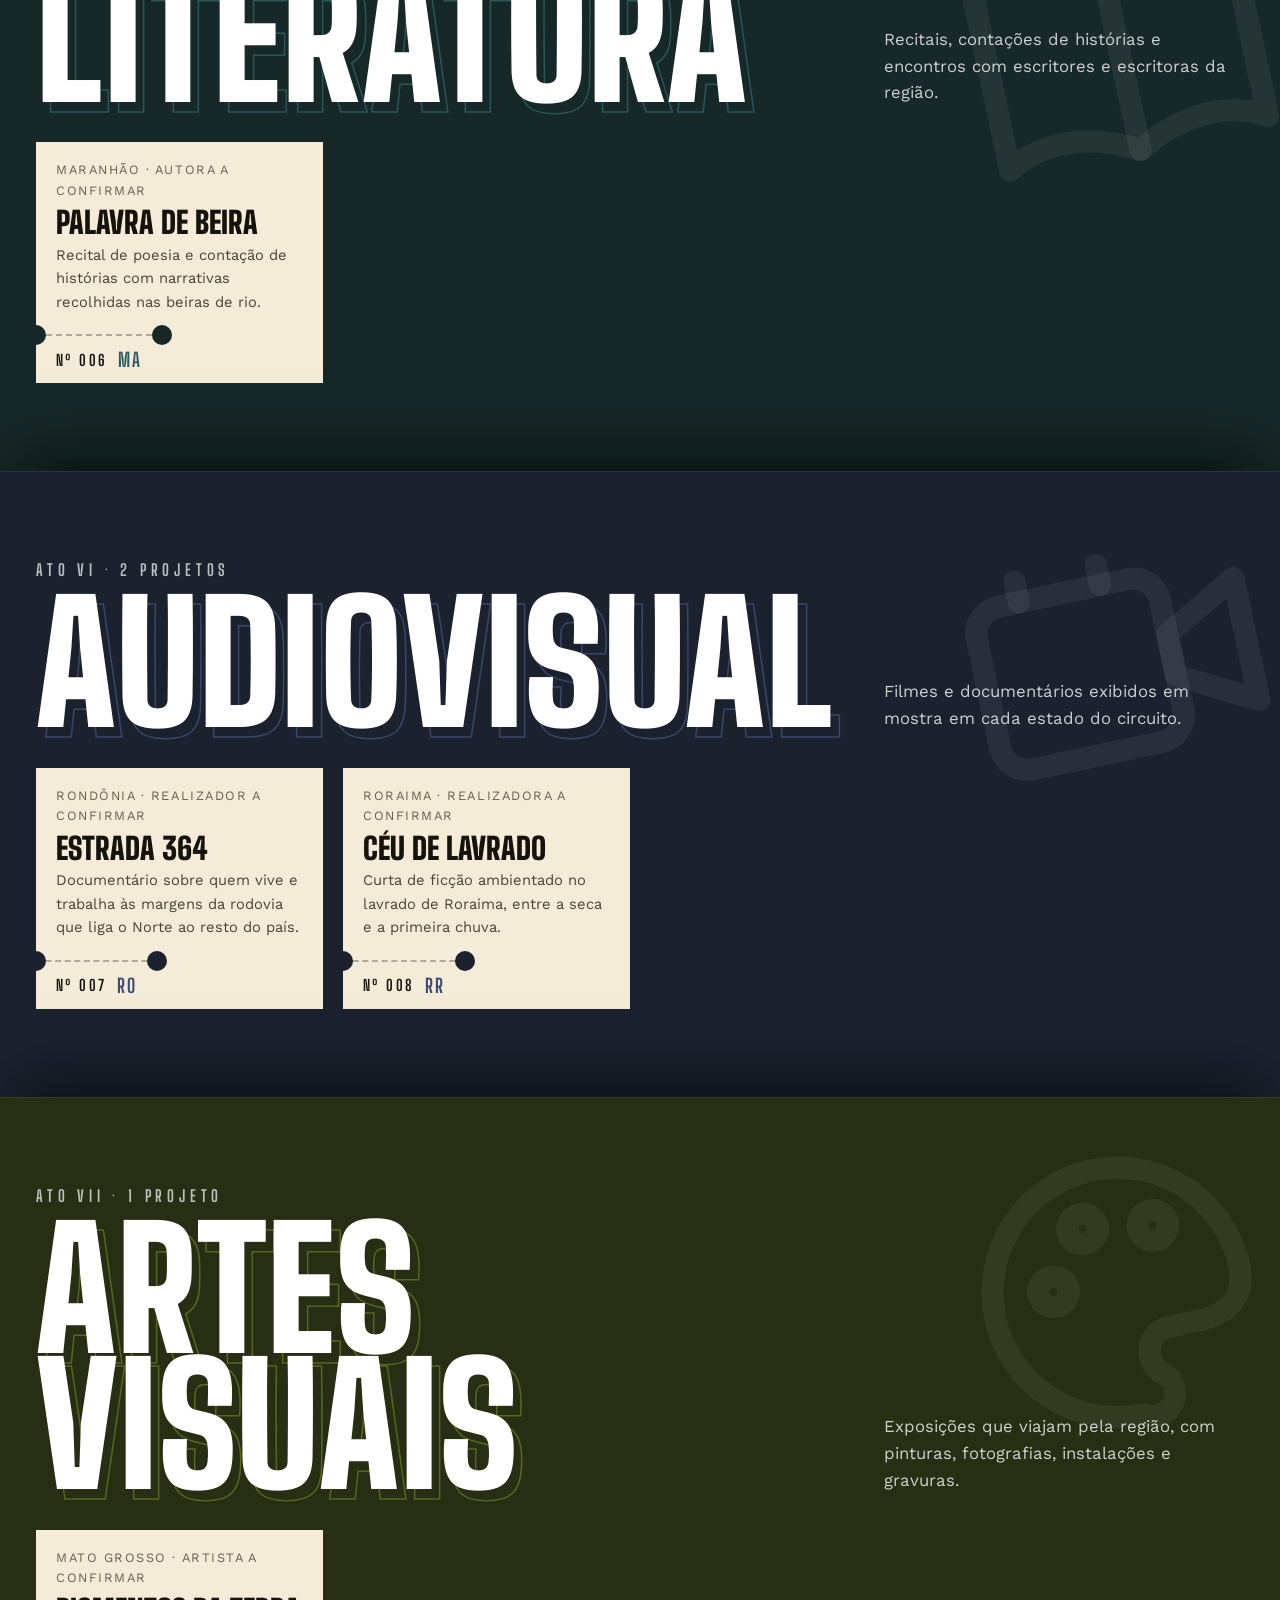
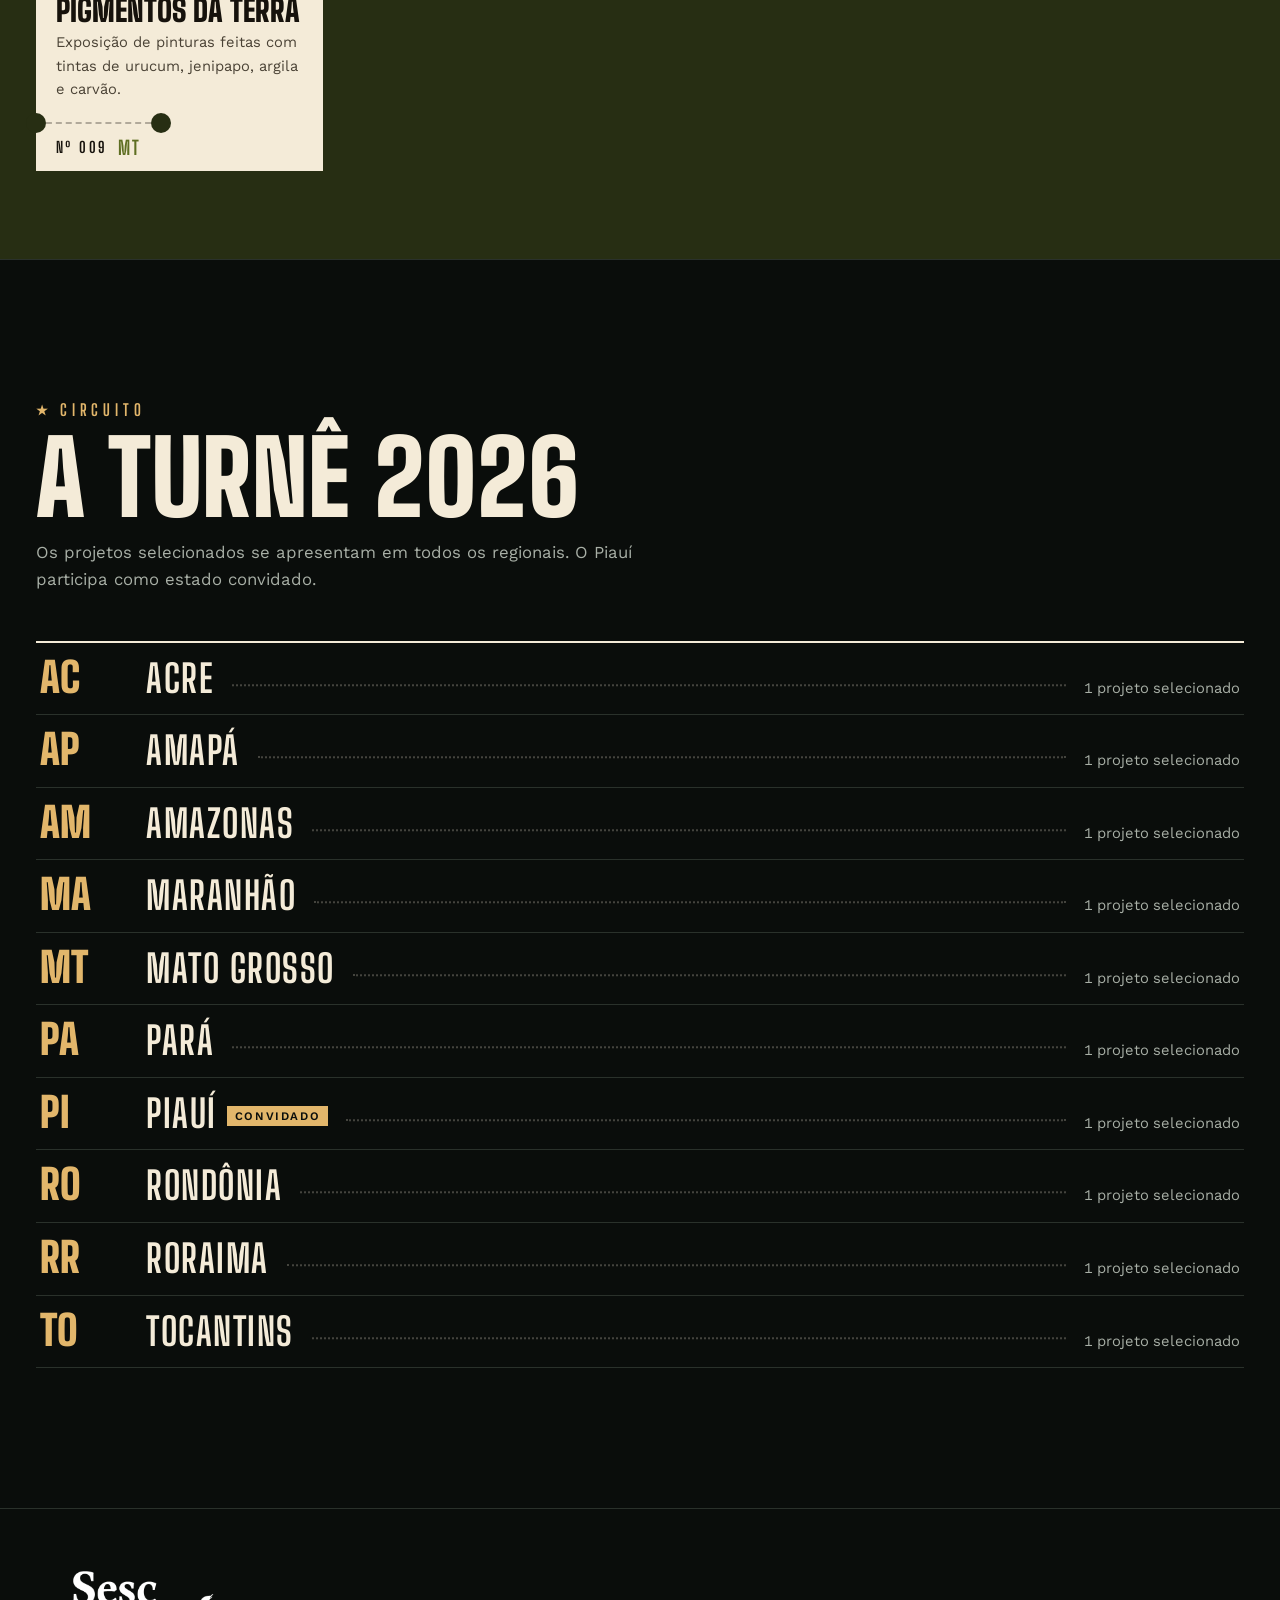
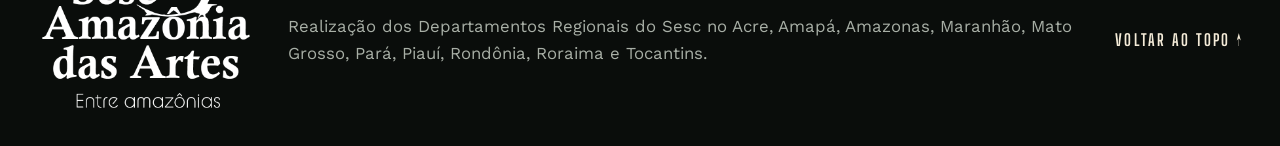
<file: modelo-4-palco/index.html>
<!doctype html>
<html lang="pt-BR">
<head>
<meta charset="utf-8">
<meta name="viewport" content="width=device-width, initial-scale=1, viewport-fit=cover">
<title>Sesc Amazônia das Artes 2026</title>
<meta name="claude:viewport-fit-sides" content="cover">
<meta name="description" content="Sesc Amazônia das Artes — Entre amazônias 2026. Sete linguagens, dez estados e uma região inteira em cena.">
<link rel="preconnect" href="https://fonts.googleapis.com">
<link rel="preconnect" href="https://fonts.gstatic.com" crossorigin>
<link rel="stylesheet" href="https://fonts.googleapis.com/css2?family=Big+Shoulders+Display:wght@500;700;900&family=Work+Sans:wght@400;500;600&display=swap">
<link rel="stylesheet" href="css/style.css">
</head>
<body>

<a class="skip" href="#conteudo">Pular para o conteúdo</a>

<div class="cortina" id="cortina" aria-hidden="true"><span></span><span></span></div>

<header class="topo" id="topo">
  <div class="wrap topo__linha">
    <a class="topo__marca" href="#palco" aria-label="Sesc Amazônia das Artes — início">
      <img src="assets/img/logo-white.png" alt="" width="672" height="456">
    </a>
    <nav class="topo__nav" id="menu" aria-label="Principal"></nav>
    <button class="topo__abrir" id="abrirMenu" type="button" aria-expanded="false" aria-controls="menu">Menu</button>
  </div>
</header>

<main id="conteudo">

  <section class="palco" id="palco">
    <div class="palco__luz" id="luz" aria-hidden="true"></div>
    <div class="wrap palco__conteudo">
      <p class="palco__olho">Sesc apresenta · Edição 2026</p>
      <h1 class="palco__logo"><img src="assets/img/logo-white.png" alt="Sesc Amazônia das Artes — Entre amazônias" width="672" height="456"></h1>
      <p class="palco__lead">Sete linguagens, dez estados e uma região inteira em cena.</p>
      <div class="palco__acoes">
        <a class="botao botao--luz" href="#em-cartaz">Ver o que está em cartaz</a>
        <a class="botao botao--fio" href="#sobre">Sobre o projeto</a>
      </div>
    </div>
    <div class="palco__chao" aria-hidden="true"></div>
  </section>

  <section class="sobre" id="sobre">
    <div class="wrap sobre__grade">
      <div class="revela">
        <p class="rotulo">O projeto</p>
        <h2>Uma mostra que viaja.</h2>
      </div>
      <div class="sobre__texto revela">
        <p>O Sesc Amazônia das Artes é uma rede de circulação entre os Departamentos Regionais do Sesc na Amazônia Legal. Cada estado indica trabalhos que já passaram por sua programação, e uma curadoria coletiva escolhe o que vai circular.</p>
        <p>Os selecionados se apresentam em todos os regionais participantes, com oficinas, exibições e rodas de conversa entre artistas e público.</p>
      </div>
      <dl class="placar revela">
        <div><dt>Desde</dt><dd data-conta="2008">2008</dd></div>
        <div><dt>Estados</dt><dd data-conta="10">10</dd></div>
        <div><dt>Linguagens</dt><dd id="numLing">7</dd></div>
      </dl>
    </div>
  </section>

  <section class="em-cartaz" id="em-cartaz">
    <div class="wrap em-cartaz__cab">
      <p class="rotulo">Em cartaz</p>
      <h2>Programação 2026</h2>
      <p class="aviso" id="avisoExemplo" hidden>Os ingressos abaixo são exemplos para visualizar o layout. Substitua-os pelos projetos selecionados em <code>js/data.js</code>.</p>
    </div>
    <div id="paineis"></div>
  </section>

  <section class="turne" id="circuito">
    <div class="wrap">
      <div class="revela">
        <p class="rotulo">Circuito</p>
        <h2>A turnê 2026</h2>
        <p class="turne__desc">Os projetos selecionados se apresentam em todos os regionais. O Piauí participa como estado convidado.</p>
      </div>
      <ol class="turne__lista" id="turne"></ol>
    </div>
  </section>

</main>

<footer class="rodape">
  <div class="wrap rodape__grade">
    <img class="rodape__logo" src="assets/img/logo-white.png" alt="Sesc Amazônia das Artes — Entre amazônias" width="672" height="456" loading="lazy">
    <p>Realização dos Departamentos Regionais do Sesc no Acre, Amapá, Amazonas, Maranhão, Mato Grosso, Pará, Piauí, Rondônia, Roraima e Tocantins.</p>
    <a href="#palco">Voltar ao topo ↑</a>
  </div>
</footer>

<dialog class="modal" id="modal" aria-labelledby="modalTitulo">
  <div id="modalCorpo"></div>
  <button class="modal__fechar" id="fecharModal" type="button" aria-label="Fechar">✕</button>
</dialog>

<script src="js/data.js"></script>
<script src="js/base.js"></script>
<script src="js/main.js"></script>
</body>
</html>
</file>
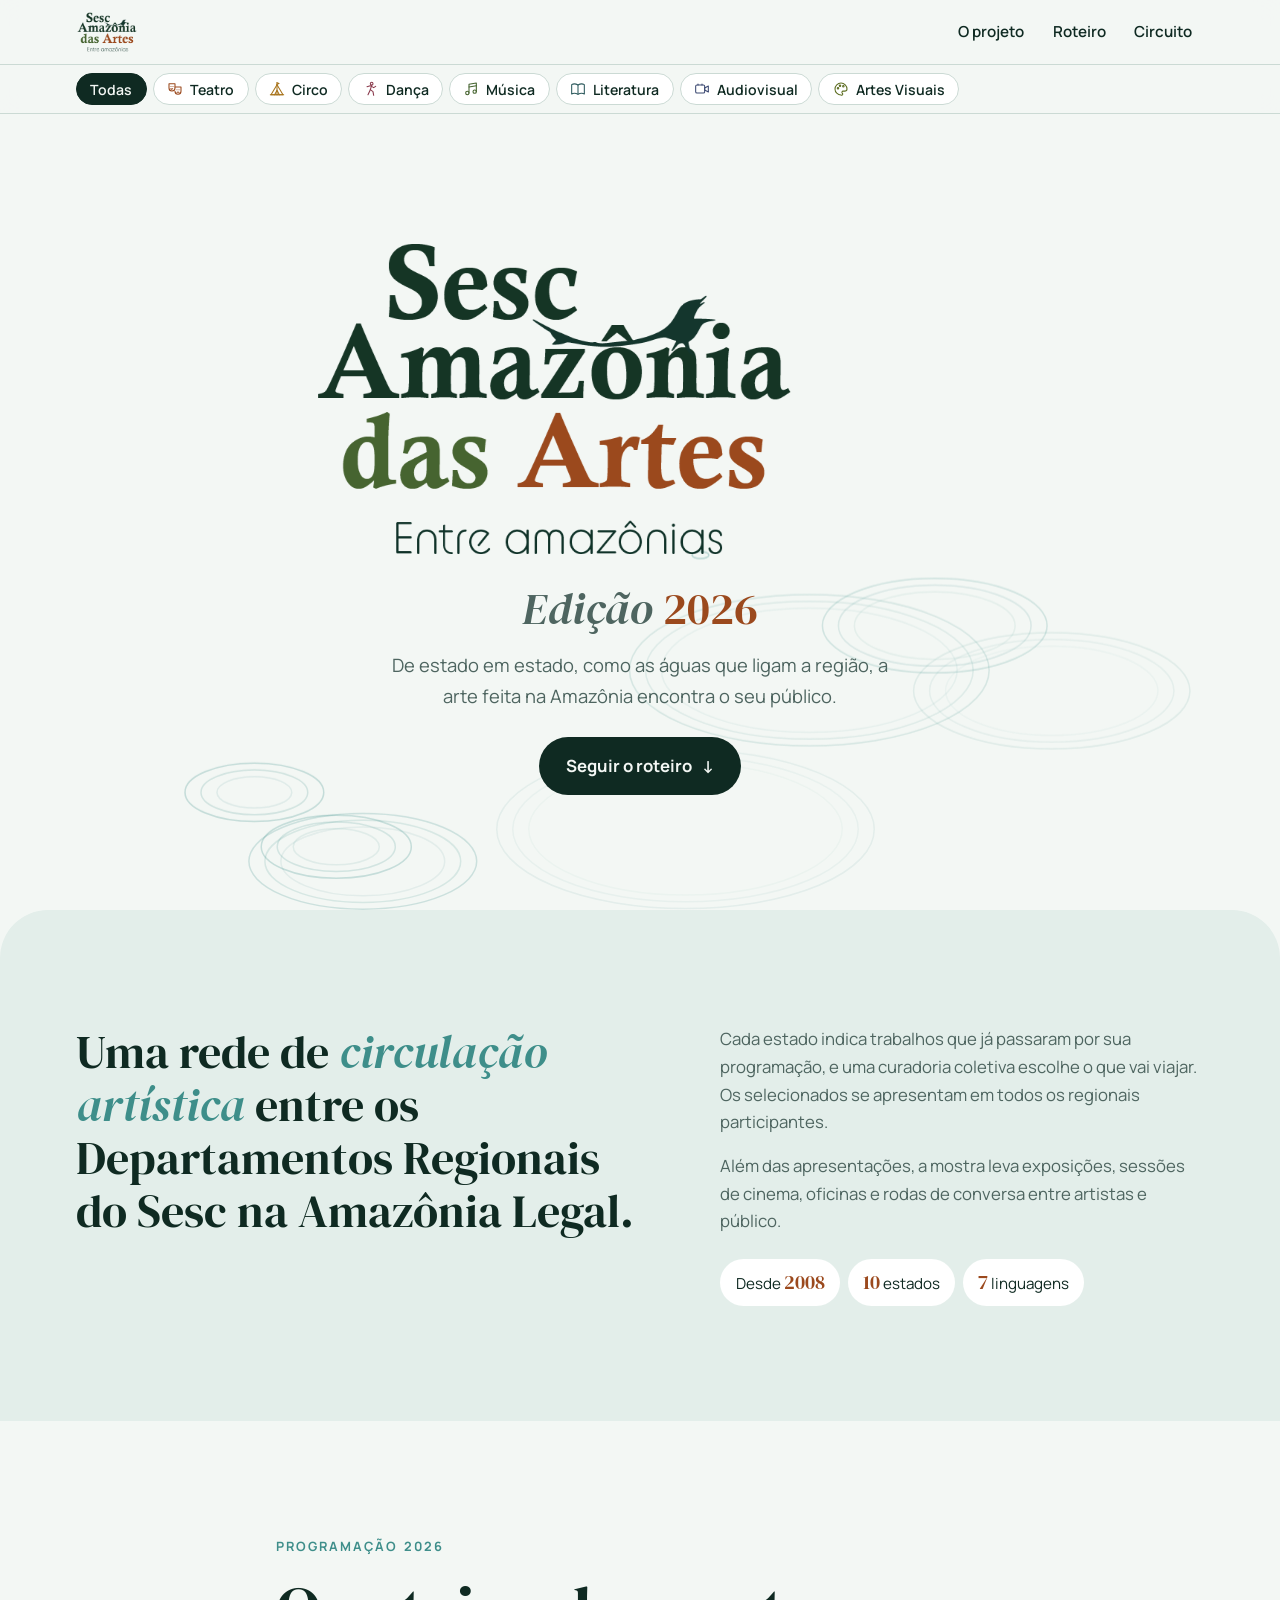
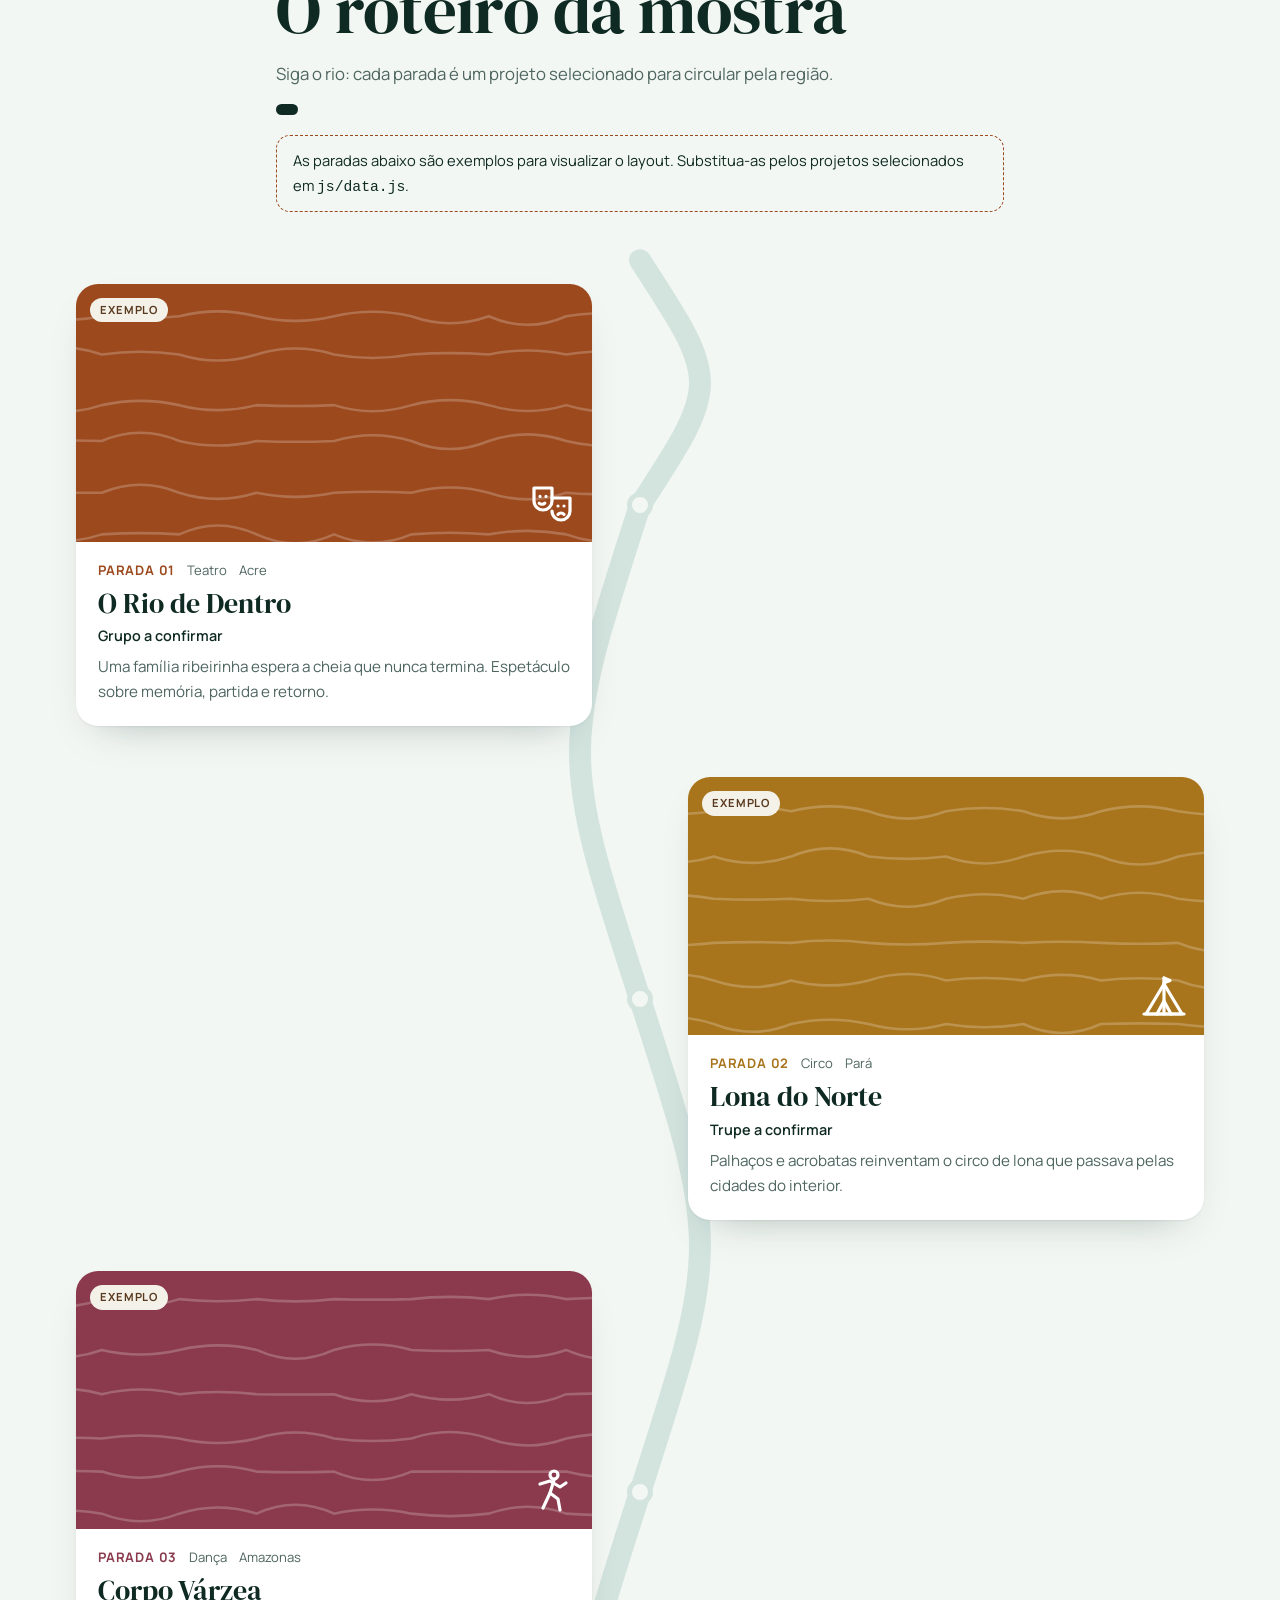
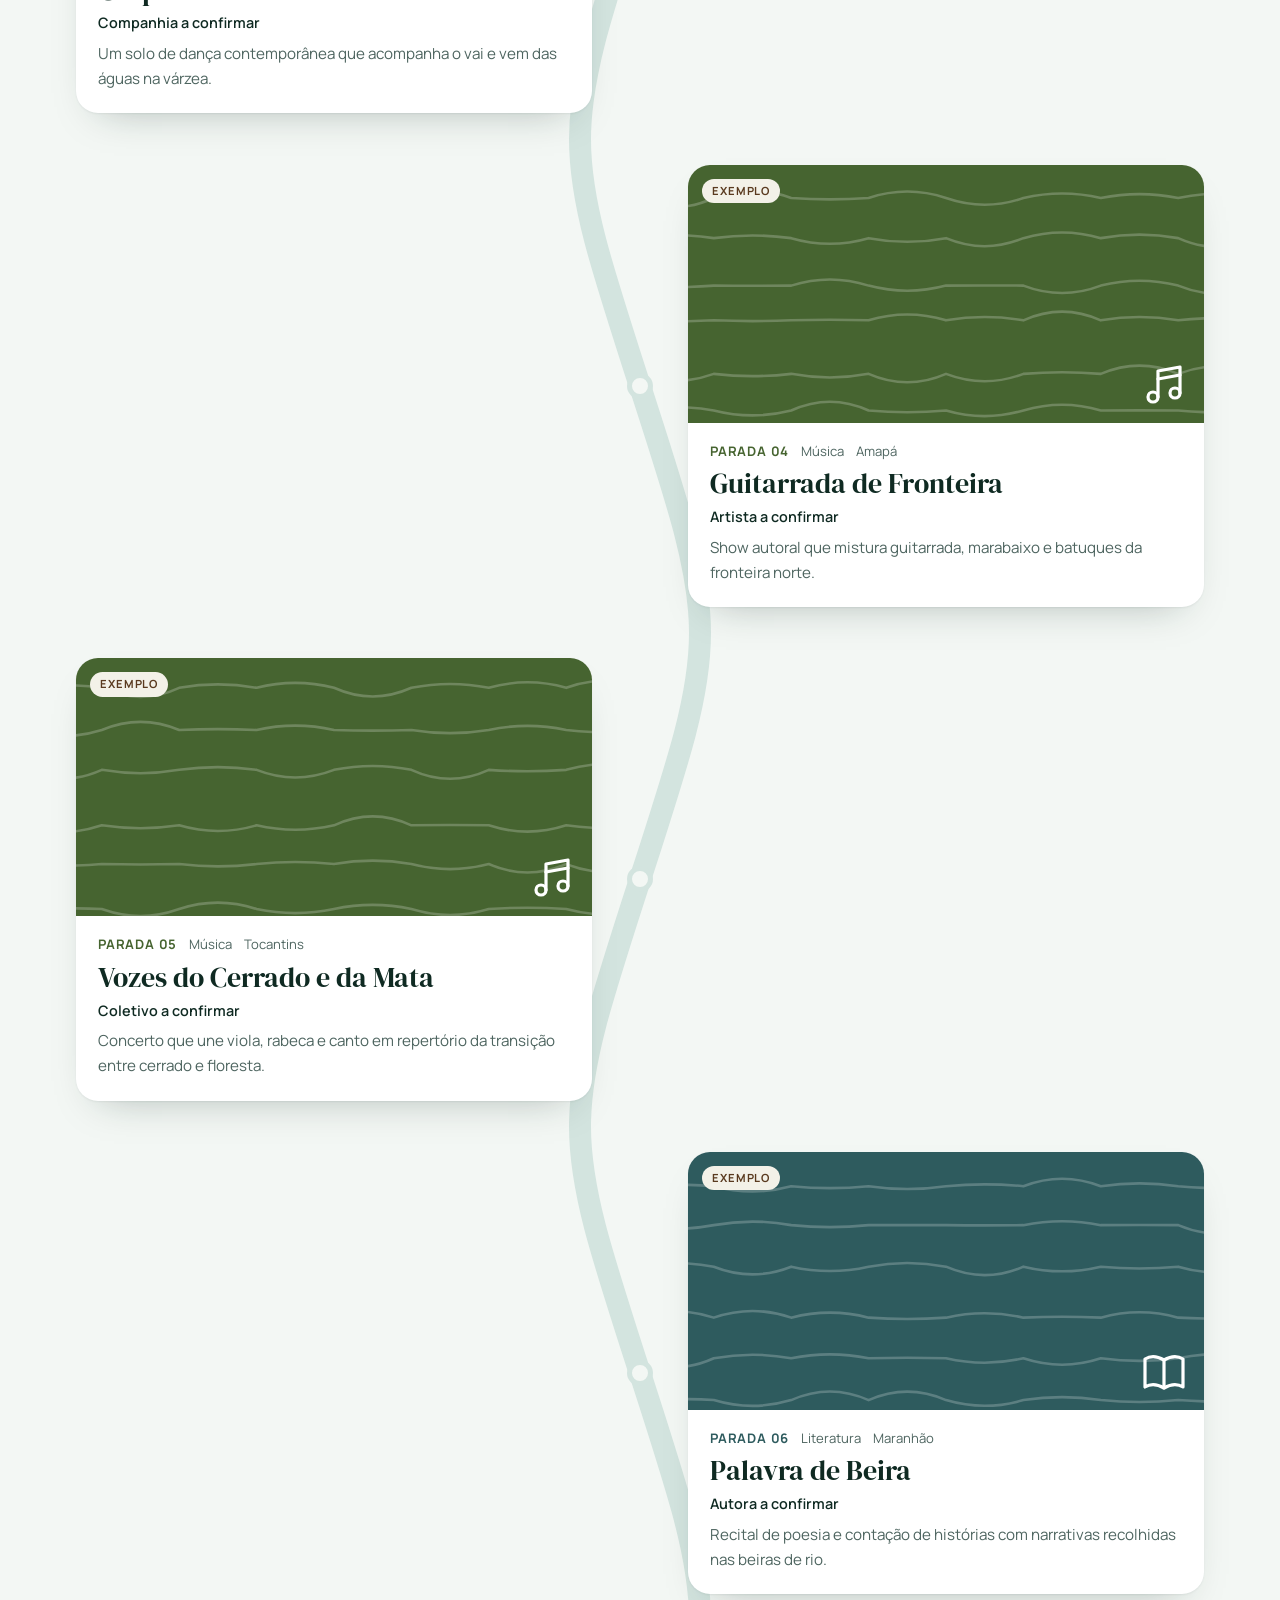
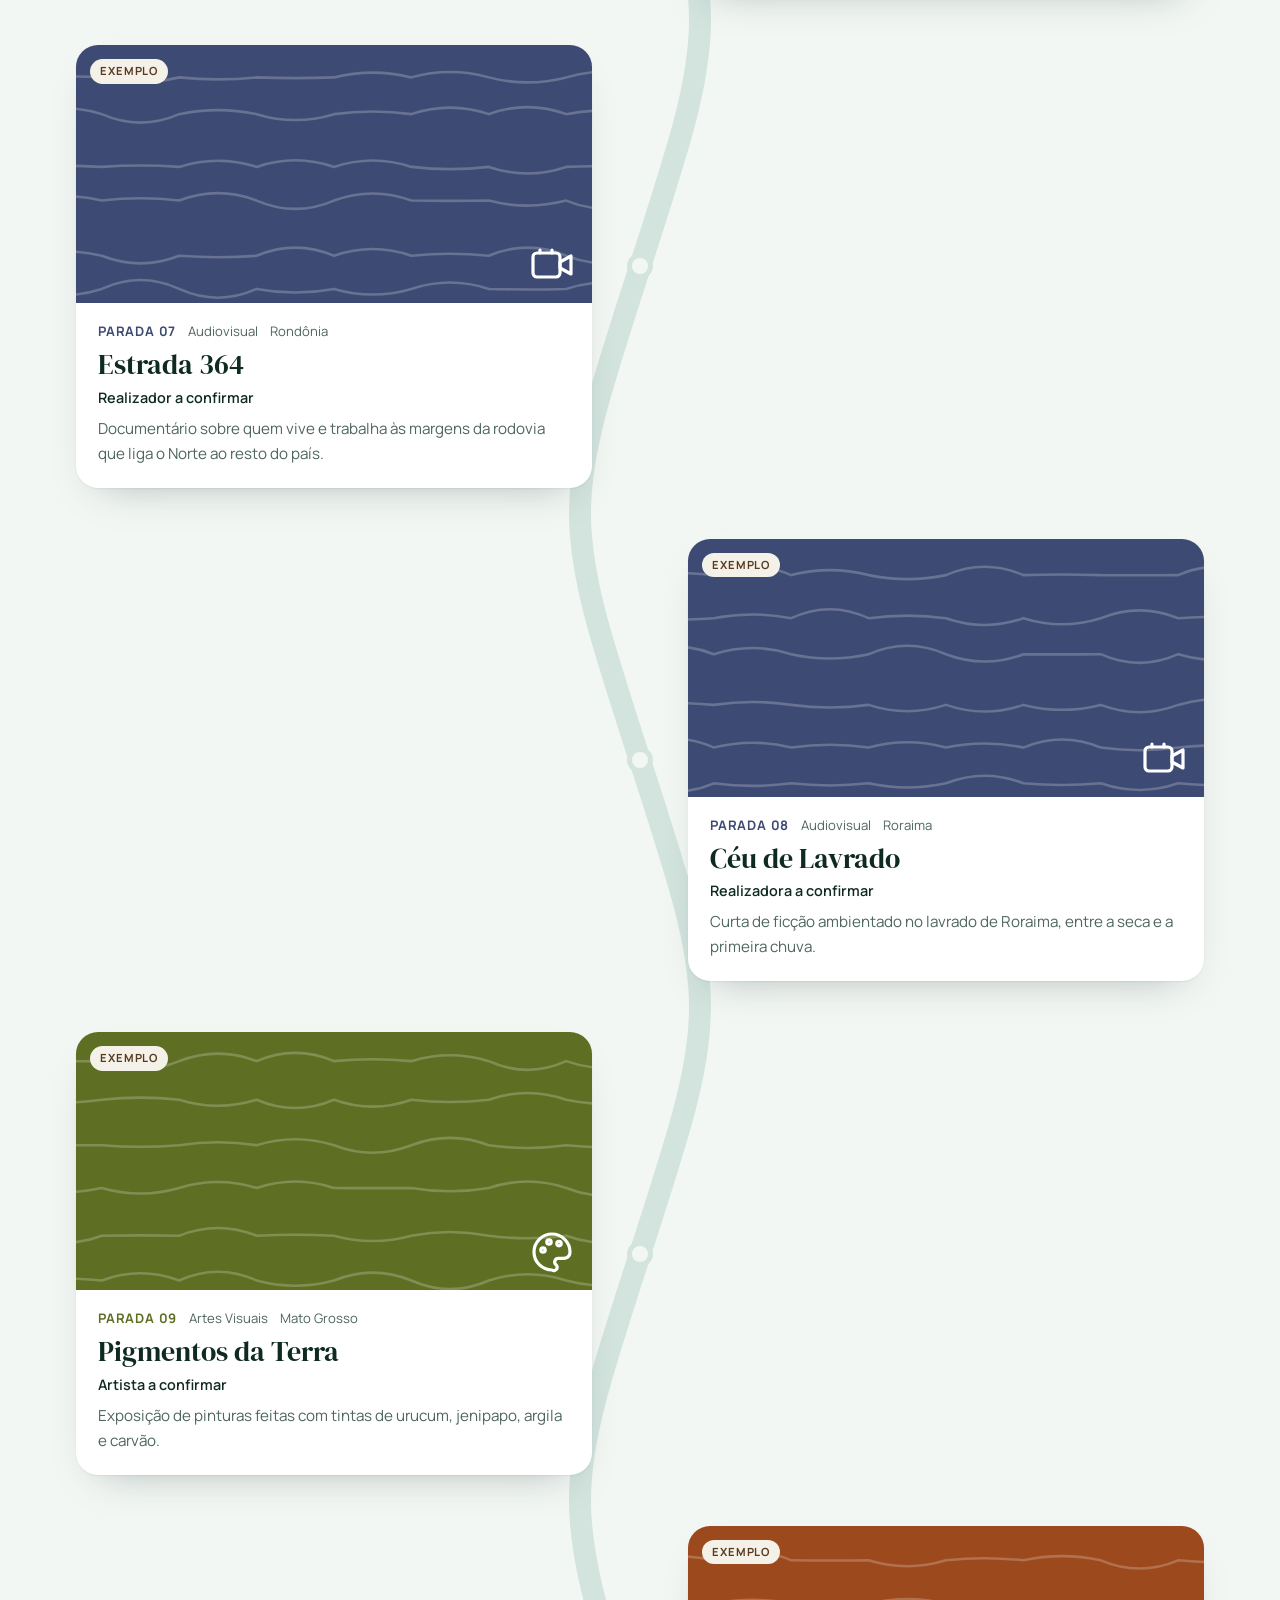
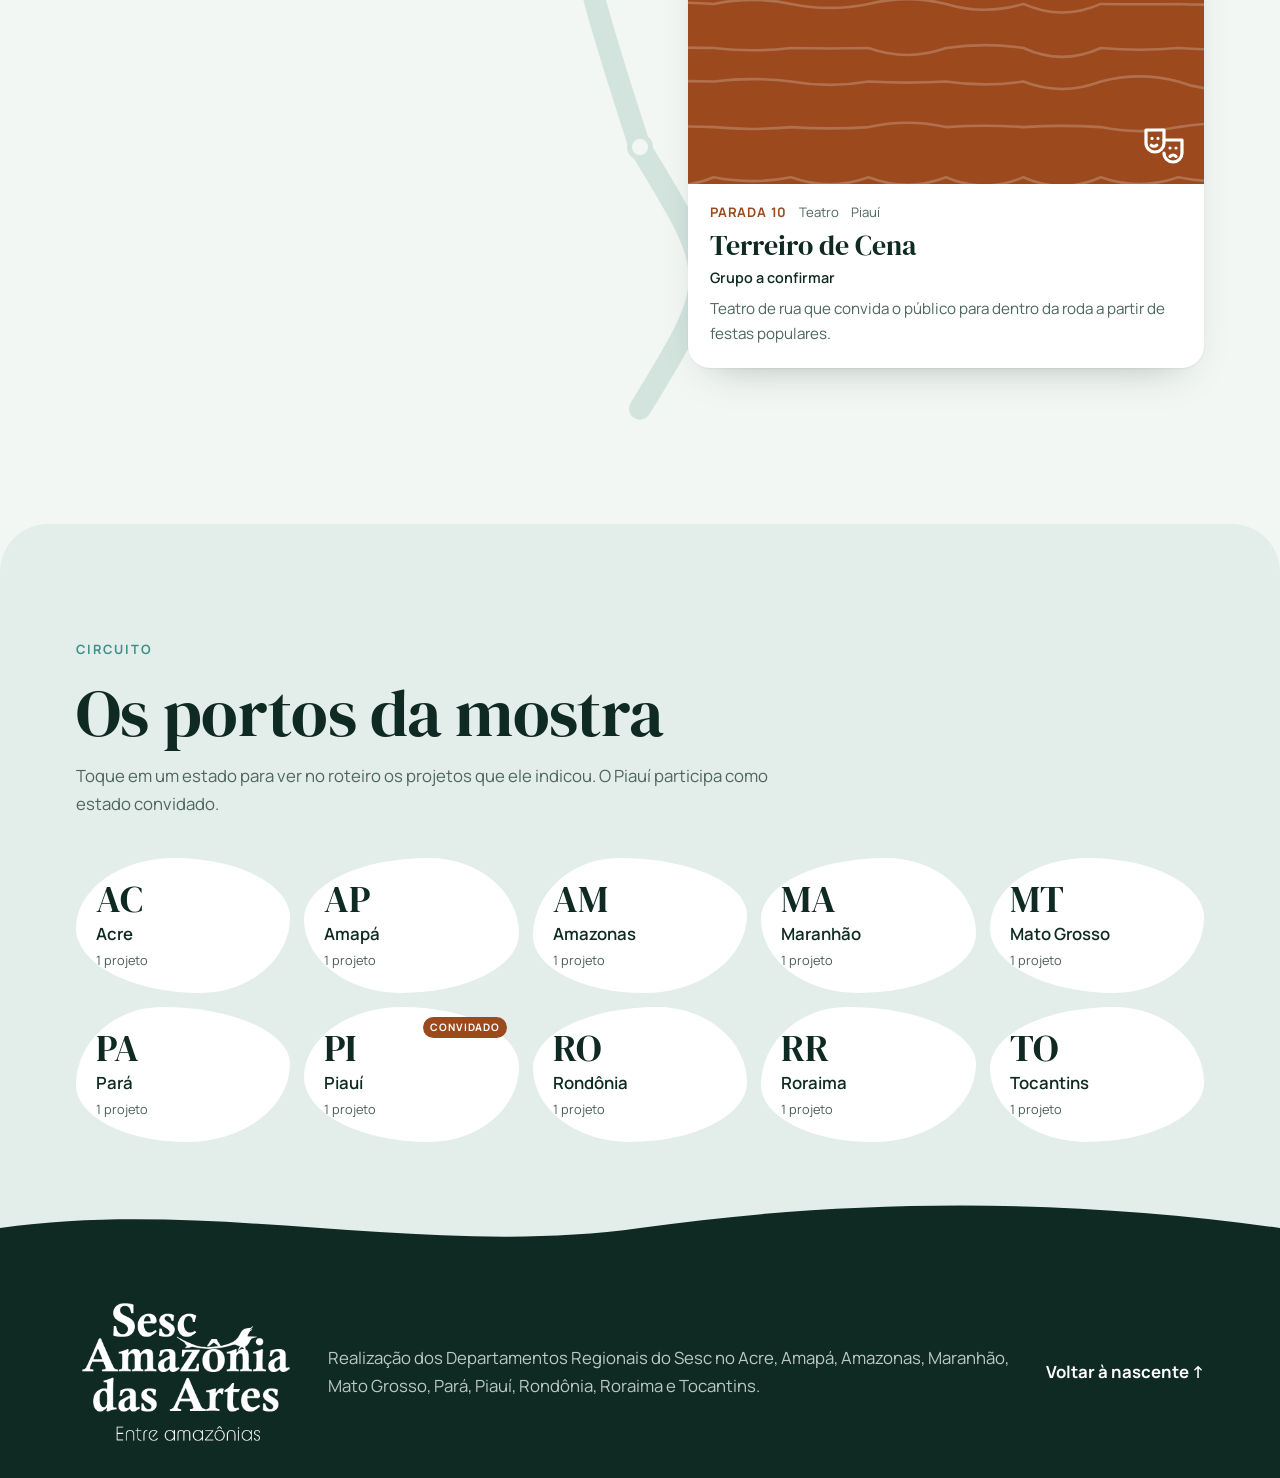
<file: modelo-5-rio/index.html>
<!doctype html>
<html lang="pt-BR">
<head>
<meta charset="utf-8">
<meta name="viewport" content="width=device-width, initial-scale=1, viewport-fit=cover">
<title>Sesc Amazônia das Artes 2026</title>
<meta name="claude:viewport-fit-sides" content="cover">
<meta name="description" content="Sesc Amazônia das Artes — Entre amazônias 2026. O roteiro da mostra que leva a arte da região de estado em estado.">
<link rel="preconnect" href="https://fonts.googleapis.com">
<link rel="preconnect" href="https://fonts.gstatic.com" crossorigin>
<link rel="stylesheet" href="https://fonts.googleapis.com/css2?family=DM+Serif+Display:ital@0;1&family=Manrope:wght@400;500;600;700&display=swap">
<link rel="stylesheet" href="css/style.css">
</head>
<body>

<a class="skip" href="#conteudo">Pular para o conteúdo</a>

<header class="topo" id="topo">
  <div class="wrap topo__linha">
    <a class="topo__marca" href="#inicio" aria-label="Sesc Amazônia das Artes — início">
      <img class="logo-claro" src="assets/img/logo-color.png" alt="" width="672" height="457">
      <img class="logo-escuro" src="assets/img/logo-white.png" alt="" width="672" height="456">
    </a>
    <nav class="topo__nav" aria-label="Principal">
      <a href="#sobre">O projeto</a>
      <a href="#roteiro">Roteiro</a>
      <a href="#circuito">Circuito</a>
    </nav>
  </div>
  <div class="chips-barra">
    <div class="wrap chips" id="chips" aria-label="Filtrar por linguagem"></div>
  </div>
</header>

<main id="conteudo">

  <section class="nascente" id="inicio">
    <canvas class="nascente__agua" id="agua" aria-hidden="true"></canvas>
    <div class="wrap nascente__conteudo">
      <h1 class="nascente__logo">
        <img class="logo-claro" src="assets/img/logo-color.png" alt="Sesc Amazônia das Artes — Entre amazônias" width="672" height="457">
        <img class="logo-escuro" src="assets/img/logo-white.png" alt="Sesc Amazônia das Artes — Entre amazônias" width="672" height="456">
      </h1>
      <p class="nascente__edicao"><em>Edição</em> 2026</p>
      <p class="nascente__lead">De estado em estado, como as águas que ligam a região, a arte feita na Amazônia encontra o seu público.</p>
      <a class="botao" href="#roteiro">Seguir o roteiro <span aria-hidden="true">↓</span></a>
    </div>
  </section>

  <section class="secao sobre" id="sobre">
    <div class="wrap sobre__grade">
      <p class="sobre__frase revela">Uma rede de <em>circulação artística</em> entre os Departamentos Regionais do Sesc na Amazônia Legal.</p>
      <div class="sobre__texto revela">
        <p>Cada estado indica trabalhos que já passaram por sua programação, e uma curadoria coletiva escolhe o que vai viajar. Os selecionados se apresentam em todos os regionais participantes.</p>
        <p>Além das apresentações, a mostra leva exposições, sessões de cinema, oficinas e rodas de conversa entre artistas e público.</p>
        <ul class="pilulas">
          <li>Desde <b>2008</b></li><li><b>10</b> estados</li><li><b id="numLing">7</b> linguagens</li>
        </ul>
      </div>
    </div>
  </section>

  <section class="secao roteiro" id="roteiro">
    <div class="wrap roteiro__cab">
      <p class="rotulo">Programação 2026</p>
      <h2>O roteiro da mostra</h2>
      <p class="roteiro__desc" id="roteiroDesc">Siga o rio: cada parada é um projeto selecionado para circular pela região.</p>
      <p class="filtro-estado" id="filtroEstado" hidden></p>
      <p class="aviso" id="avisoExemplo" hidden>As paradas abaixo são exemplos para visualizar o layout. Substitua-as pelos projetos selecionados em <code>js/data.js</code>.</p>
    </div>
    <div class="wrap">
      <div class="percurso" id="percurso">
        <svg class="percurso__rio" id="rioSvg" aria-hidden="true"><path class="rio-leito" id="rioLeito"/><path class="rio-agua" id="rioAgua"/></svg>
        <ol class="paradas" id="paradas"></ol>
        <p class="vazio" id="vazio" hidden>Nenhuma parada com esse filtro. <button type="button" class="link" id="limpar">Ver todas</button></p>
      </div>
    </div>
  </section>

  <section class="secao circuito" id="circuito">
    <div class="wrap">
      <div class="revela circuito__cab">
        <p class="rotulo">Circuito</p>
        <h2>Os portos da mostra</h2>
        <p>Toque em um estado para ver no roteiro os projetos que ele indicou. O Piauí participa como estado convidado.</p>
      </div>
      <ul class="portos" id="portos"></ul>
    </div>
  </section>

</main>

<footer class="rodape">
  <svg class="rodape__onda" viewBox="0 0 1440 60" preserveAspectRatio="none" aria-hidden="true"><path d="M0 30 C 240 0, 480 60, 720 30 S 1200 0, 1440 30 V60 H0Z"/></svg>
  <div class="wrap rodape__grade">
    <img class="rodape__logo" src="assets/img/logo-white.png" alt="Sesc Amazônia das Artes — Entre amazônias" width="672" height="456" loading="lazy">
    <p>Realização dos Departamentos Regionais do Sesc no Acre, Amapá, Amazonas, Maranhão, Mato Grosso, Pará, Piauí, Rondônia, Roraima e Tocantins.</p>
    <a href="#inicio">Voltar à nascente ↑</a>
  </div>
</footer>

<dialog class="modal" id="modal" aria-labelledby="modalTitulo">
  <div id="modalCorpo"></div>
  <button class="modal__fechar" id="fecharModal" type="button" aria-label="Fechar">✕</button>
</dialog>

<script src="js/data.js"></script>
<script src="js/base.js"></script>
<script src="js/main.js"></script>
</body>
</html>
</file>
<file: modelo-1-floresta/css/style.css>
/* Layout: faixa verde-floresta no topo (hero com rios animados), seções em papel levemente esverdeado,
   cores tiradas da logo — floresta (Sesc/Amazônia), musgo (das) e barro (Artes). */
:root {
  --floresta: #153525;
  --floresta-2: #1d4532;
  --musgo: #466430;
  --barro: #9B491D;
  --papel: #F1F3EC;
  --superficie: #FFFFFF;
  --tinta: #13261C;
  --suave: #56685C;
  --linha: #D5DCCF;
  --sobre-escuro: #F3F1E8;
  --destaque: var(--barro);
  --sombra: 0 1px 2px rgba(19, 38, 28, .06), 0 12px 32px -12px rgba(19, 38, 28, .18);

  --f-display: "Fraunces", "Iowan Old Style", Georgia, serif;
  --f-texto: "Instrument Sans", "Segoe UI", system-ui, sans-serif;
  --f-slogan: "Quicksand", "Instrument Sans", system-ui, sans-serif;

  --raio: 14px;
  --max: 1200px;
  --gutter-l: max(16px, env(safe-area-inset-left, 0px));
  --gutter-r: max(16px, env(safe-area-inset-right, 0px));
}
@media (prefers-color-scheme: dark) {
  :root:not([data-theme="light"]) {
    --papel: #0E1913; --superficie: #15241B; --tinta: #E7EDE4; --suave: #9FB0A3;
    --linha: #2A3D31; --destaque: #D88352; --musgo: #86A866;
    --sombra: 0 1px 2px rgba(0,0,0,.3), 0 14px 34px -14px rgba(0,0,0,.6);
    color-scheme: dark;
  }
}
:root[data-theme="dark"] {
  --papel: #0E1913; --superficie: #15241B; --tinta: #E7EDE4; --suave: #9FB0A3;
  --linha: #2A3D31; --destaque: #D88352; --musgo: #86A866;
  --sombra: 0 1px 2px rgba(0,0,0,.3), 0 14px 34px -14px rgba(0,0,0,.6);
  color-scheme: dark;
}

*, *::before, *::after { box-sizing: border-box; }
html { scroll-behavior: smooth; scroll-padding-top: 130px; }
body {
  margin: 0;
  background: var(--papel);
  color: var(--tinta);
  font: 400 1.0625rem/1.65 var(--f-texto);
  -webkit-font-smoothing: antialiased;
  overflow-x: hidden;
}
body::before {
  content: ""; position: fixed; inset: 0 0 auto; height: env(safe-area-inset-top, 0px);
  z-index: 60; background: var(--floresta);
}
img { max-width: 100%; height: auto; display: block; }
a { color: inherit; }
h1, h2, h3 { font-family: var(--f-display); font-weight: 700; line-height: 1.08; margin: 0; text-wrap: balance; letter-spacing: -.01em; }
h2 { font-size: clamp(2rem, 4.2vw, 3.25rem); }
h3 { font-size: 1.35rem; }
p { margin: 0; }
:focus-visible { outline: 3px solid var(--destaque); outline-offset: 3px; border-radius: 4px; }

.wrap { width: 100%; max-width: var(--max); margin-inline: auto; padding-left: var(--gutter-l); padding-right: var(--gutter-r); }
.skip { position: absolute; left: -999px; top: 8px; z-index: 100; background: var(--superficie); padding: 8px 14px; border-radius: 8px; }
.skip:focus { left: 16px; }

.rotulo {
  font-family: var(--f-slogan); font-weight: 500; font-size: .85rem;
  letter-spacing: .14em; text-transform: uppercase; color: var(--destaque);
  display: inline-flex; align-items: center; gap: .6em;
}
.rotulo::before { content: ""; width: 26px; height: 2px; background: currentColor; border-radius: 2px; }

/* ===== Botões ===== */
.botao {
  display: inline-flex; align-items: center; gap: .5em;
  padding: .85em 1.4em; border-radius: 999px; font-weight: 600; font-size: .98rem;
  text-decoration: none; transition: transform .25s, background .25s, color .25s, border-color .25s;
  border: 1.5px solid transparent; cursor: pointer;
}
.botao:hover { transform: translateY(-2px); }
.botao--claro { background: var(--sobre-escuro); color: var(--floresta); }
.botao--claro:hover { background: #fff; }
.botao--linha { border-color: rgba(243,241,232,.45); color: var(--sobre-escuro); }
.botao--linha:hover { border-color: var(--sobre-escuro); }
.botao--cor { background: var(--cor, var(--musgo)); color: #fff; }
.botao--cor:hover { filter: brightness(1.1); }
.botao--borda { border-color: var(--linha); color: var(--tinta); background: transparent; }
.botao--borda:hover { border-color: var(--tinta); }
.botao svg { width: 1.15em; height: 1.15em; }

/* ===== Topo ===== */
.topo {
  position: sticky; top: env(safe-area-inset-top, 0px); z-index: 50;
  background: var(--floresta); color: var(--sobre-escuro);
  transition: box-shadow .3s;
}
.topo.rolou { box-shadow: 0 10px 30px -12px rgba(0,0,0,.45); }
.topo__linha { display: flex; align-items: center; gap: 24px; padding-block: 12px; }
.topo__marca img { height: 54px; width: auto; transition: height .35s; }
.topo.rolou .topo__marca img { height: 42px; }
.topo__nav { margin-left: auto; display: flex; gap: 6px; }
.topo__nav a {
  text-decoration: none; padding: .45em .9em; border-radius: 999px; font-size: .95rem; font-weight: 500;
  color: rgba(243,241,232,.82); transition: background .2s, color .2s;
}
.topo__nav a:hover, .topo__nav a.ativo { color: #fff; background: rgba(255,255,255,.1); }
.topo__abrir { display: none; margin-left: auto; width: 44px; height: 44px; border-radius: 50%; border: 1.5px solid rgba(243,241,232,.3); background: none; cursor: pointer; position: relative; }
.topo__abrir span { position: absolute; left: 12px; right: 12px; height: 2px; background: var(--sobre-escuro); transition: transform .3s, top .3s; }
.topo__abrir span:first-child { top: 17px; }
.topo__abrir span:last-child { top: 25px; }
.topo__abrir[aria-expanded="true"] span:first-child { top: 21px; transform: rotate(45deg); }
.topo__abrir[aria-expanded="true"] span:last-child { top: 21px; transform: rotate(-45deg); }

/* Abas de linguagens */
.abas { border-top: 1px solid rgba(243,241,232,.12); background: var(--floresta-2); }
.abas__trilho {
  display: flex; gap: 4px; overflow-x: auto; scrollbar-width: none; padding-block: 8px;
  -webkit-mask-image: linear-gradient(90deg, #000 92%, transparent);
          mask-image: linear-gradient(90deg, #000 92%, transparent);
}
.abas__trilho::-webkit-scrollbar { display: none; }
.aba {
  flex: none; display: inline-flex; align-items: center; gap: .5em;
  padding: .45em 1em; border-radius: 999px; border: 0; cursor: pointer;
  font: 500 .92rem var(--f-texto); color: rgba(243,241,232,.78); background: transparent;
  text-decoration: none; transition: background .25s, color .25s;
}
.aba svg { width: 18px; height: 18px; }
.aba:hover { color: #fff; background: rgba(255,255,255,.08); }
.aba[aria-current="true"] { background: var(--sobre-escuro); color: var(--floresta); }
.aba[aria-current="true"] svg { color: var(--cor); }

/* ===== Hero ===== */
.hero { position: relative; background: var(--floresta); color: var(--sobre-escuro); overflow: hidden; isolation: isolate; }
.hero__rios { position: absolute; inset: 0; width: 100%; height: 100%; z-index: -1; }
.hero::after {
  content: ""; position: absolute; inset: 0; z-index: -1; pointer-events: none;
  background: radial-gradient(60% 80% at 22% 45%, rgba(21,53,37,.85), transparent 70%);
}
.hero__grade {
  display: grid; grid-template-columns: minmax(0, 1.15fr) minmax(0, 1fr); gap: clamp(28px, 5vw, 72px);
  align-items: center; padding-block: clamp(48px, 8vw, 104px) clamp(40px, 6vw, 80px);
}
.hero__logo img { width: min(100%, 560px); filter: drop-shadow(0 18px 40px rgba(0,0,0,.25)); }
.hero__edicao {
  font-family: var(--f-display); font-weight: 900; font-size: clamp(4rem, 10vw, 7.5rem);
  line-height: .9; letter-spacing: -.03em; color: transparent;
  -webkit-text-stroke: 1.5px rgba(243,241,232,.85);
  display: flex; flex-direction: column;
}
.hero__edicao span {
  font-family: var(--f-slogan); font-weight: 500; font-size: 1rem; letter-spacing: .3em; text-transform: uppercase;
  -webkit-text-stroke: 0; color: #E4A57A; margin-bottom: .6em;
}
.hero__lead { margin-top: 24px; max-width: 34ch; font-size: 1.15rem; color: rgba(243,241,232,.88); }
.hero__acoes { margin-top: 28px; display: flex; flex-wrap: wrap; gap: 12px; }

/* entrada do hero */
.js .hero__logo, .js .hero__edicao, .js .hero__lead, .js .hero__acoes { animation: subir 1s cubic-bezier(.2,.7,.2,1) both; }
.js .hero__edicao { animation-delay: .15s; }
.js .hero__lead { animation-delay: .3s; }
.js .hero__acoes { animation-delay: .45s; }
@keyframes subir { from { opacity: 0; transform: translateY(24px); } to { opacity: 1; transform: none; } }

/* faixa de estados rolando */
.faixa { border-top: 1px solid rgba(243,241,232,.14); overflow: hidden; padding-block: 14px; }
.faixa__trilho { display: flex; width: max-content; animation: correr 46s linear infinite; }
.faixa__trilho span {
  font-family: var(--f-display); font-weight: 500; font-size: 1.15rem; font-style: italic;
  color: rgba(243,241,232,.7); padding-inline: 22px; white-space: nowrap; display: inline-flex; align-items: center; gap: 22px;
}
.faixa__trilho span::after { content: ""; width: 7px; height: 7px; border-radius: 50%; background: #C66A35; }
@keyframes correr { to { transform: translateX(-50%); } }

/* ===== Seções ===== */
.secao { padding-block: clamp(64px, 9vw, 120px); }
.cabeca { display: grid; gap: 14px; margin-bottom: 40px; max-width: 760px; }
.cabeca--linha { max-width: none; display: flex; flex-wrap: wrap; align-items: flex-end; justify-content: space-between; gap: 24px; }
.cabeca--linha > div:first-child { display: grid; gap: 14px; max-width: 640px; min-width: 0; }
.cabeca__desc { color: var(--suave); max-width: 60ch; }

/* revelar ao rolar (visível em repouso; anima ao entrar na tela) */
.revela.entrou { animation: subir .9s cubic-bezier(.2,.7,.2,1) both; }

/* Sobre */
.sobre__grade { display: grid; grid-template-columns: minmax(0, 1fr) minmax(0, 1.1fr); gap: 32px 64px; }
.sobre__titulo { display: grid; gap: 16px; align-content: start; }
.sobre__titulo em { font-style: italic; color: var(--destaque); font-weight: 500; }
.sobre__texto { display: grid; gap: 18px; max-width: 62ch; color: var(--suave); font-size: 1.1rem; }
.sobre__texto p:first-child { color: var(--tinta); }
.numeros {
  grid-column: 1 / -1; margin: 24px 0 0; display: grid; grid-template-columns: repeat(3, minmax(0, 1fr));
  border-top: 1px solid var(--linha);
}
.numeros > div { padding: 28px 0 0; border-right: 1px solid var(--linha); padding-right: 16px; }
.numeros > div + div { padding-left: clamp(16px, 3vw, 40px); }
.numeros > div:last-child { border-right: 0; }
.numeros dt { font-size: .9rem; color: var(--suave); order: 2; }
.numeros dd {
  margin: 0 0 6px; font-family: var(--f-display); font-weight: 900; font-size: clamp(2.6rem, 6vw, 4.5rem);
  line-height: 1; color: var(--musgo); font-variant-numeric: tabular-nums;
}
.numeros > div { display: flex; flex-direction: column-reverse; justify-content: flex-end; }

.formatos { margin-top: 72px; display: grid; gap: 22px; }
.formatos__lista { list-style: none; margin: 0; padding: 0; display: grid; grid-template-columns: repeat(3, minmax(0, 1fr)); gap: 12px; }
.formatos__lista li {
  padding: 20px 22px; border-radius: var(--raio); background: var(--superficie); border: 1px solid var(--linha);
  display: grid; gap: 4px; transition: transform .3s, border-color .3s;
}
.formatos__lista li:hover { transform: translateY(-3px); border-color: var(--musgo); }
.formatos__lista strong { font-family: var(--f-display); font-weight: 700; font-size: 1.15rem; }
.formatos__lista span { color: var(--suave); font-size: .95rem; }

/* Linguagens */
.linguagens { background: var(--superficie); }
.linguagens__grade { display: grid; grid-template-columns: repeat(auto-fill, minmax(min(100%, 250px), 1fr)); gap: 14px; }
.ling {
  position: relative; overflow: hidden; isolation: isolate;
  display: grid; gap: 10px; align-content: start; min-height: 230px;
  padding: 24px; border-radius: var(--raio); text-decoration: none; text-align: left;
  border: 1px solid var(--linha); background: var(--papel); color: var(--tinta); cursor: pointer; font: inherit;
  transition: color .4s, border-color .4s, transform .4s;
}
.ling::before {
  content: ""; position: absolute; inset: 0; z-index: -1; background: var(--cor);
  clip-path: circle(0% at 90% 12%); transition: clip-path .6s cubic-bezier(.6,.05,.2,1);
}
.ling:hover, .ling:focus-visible { color: #fff; border-color: var(--cor); transform: translateY(-4px); }
.ling:hover::before, .ling:focus-visible::before { clip-path: circle(150% at 90% 12%); }
.ling__icone { width: 46px; height: 46px; color: var(--cor); transition: color .4s, transform .5s; }
.ling:hover .ling__icone, .ling:focus-visible .ling__icone { color: #fff; transform: rotate(-8deg) scale(1.08); }
.ling__grupo { font-family: var(--f-slogan); font-size: .78rem; letter-spacing: .12em; text-transform: uppercase; opacity: .75; margin-top: 18px; }
.ling h3 { font-size: 1.6rem; }
.ling p { font-size: .94rem; opacity: .82; }
.ling__qtd { position: absolute; top: 22px; right: 22px; font-size: .82rem; font-weight: 600; font-variant-numeric: tabular-nums; opacity: .7; }

/* Programação */
.filtros { display: flex; flex-wrap: wrap; gap: 10px; }
.filtro { display: grid; gap: 4px; font-size: .8rem; color: var(--suave); }
.filtro span { font-family: var(--f-slogan); letter-spacing: .1em; text-transform: uppercase; }
.filtro select, .filtro input {
  font: 500 .95rem var(--f-texto); color: var(--tinta); background: var(--superficie);
  border: 1px solid var(--linha); border-radius: 10px; padding: .65em .9em; min-width: 0; width: 210px; max-width: 100%;
}
.aviso {
  margin-bottom: 24px; padding: 12px 16px; border-radius: 10px; font-size: .92rem;
  border: 1px dashed var(--destaque); color: var(--tinta); background: color-mix(in srgb, var(--destaque) 7%, transparent);
}
.aviso code { font-size: .9em; }
.projetos { display: grid; grid-template-columns: repeat(auto-fill, minmax(min(100%, 300px), 1fr)); gap: 22px; }
.card {
  display: flex; flex-direction: column; background: var(--superficie); border: 1px solid var(--linha);
  border-radius: var(--raio); overflow: hidden; cursor: pointer; text-align: left; font: inherit; color: inherit; padding: 0;
  transition: transform .35s cubic-bezier(.2,.7,.2,1), box-shadow .35s, border-color .35s;
}
.card:hover, .card:focus-visible { transform: translateY(-6px); box-shadow: var(--sombra); border-color: var(--cor); }
.card.surge { animation: surgir .55s cubic-bezier(.2,.7,.2,1) both; }
@keyframes surgir { from { opacity: 0; transform: translateY(18px) scale(.98); } to { opacity: 1; transform: none; } }

.capa { position: relative; aspect-ratio: 16 / 10; max-width: 100%; background: var(--cor); overflow: hidden; color: #fff; }
.capa img, .capa svg.capa__arte { position: absolute; inset: 0; width: 100%; height: 100%; object-fit: cover; }
.capa img { transition: transform .6s; }
.card:hover .capa img { transform: scale(1.05); }
.capa__arte path { transition: transform 1.2s cubic-bezier(.2,.7,.2,1); }
.card:hover .capa__arte path:nth-child(odd) { transform: translateX(-14px); }
.card:hover .capa__arte path:nth-child(even) { transform: translateX(14px); }
.capa__icone { position: absolute; right: 18px; bottom: 16px; width: 64px; height: 64px; opacity: .9; }
.capa__chip {
  position: absolute; left: 14px; top: 14px; display: inline-flex; align-items: center; gap: 6px;
  padding: 5px 11px; border-radius: 999px; font-size: .78rem; font-weight: 600;
  background: rgba(0,0,0,.28); backdrop-filter: blur(6px); -webkit-backdrop-filter: blur(6px); color: #fff;
}
.capa__play {
  position: absolute; left: 50%; top: 50%; width: 58px; height: 58px; margin: -29px 0 0 -29px; border-radius: 50%;
  background: rgba(255,255,255,.92); color: #111; display: grid; place-items: center; transition: transform .3s;
}
.capa__play svg { width: 22px; height: 22px; margin-left: 3px; }
.card:hover .capa__play { transform: scale(1.12); }
.selo {
  position: absolute; right: 14px; top: 14px; padding: 4px 10px; border-radius: 999px;
  font-size: .72rem; font-weight: 600; letter-spacing: .06em; text-transform: uppercase;
  background: #F3F1E8; color: #5a3a1f;
}
.card__corpo { padding: 20px 22px 22px; display: flex; flex-direction: column; gap: 8px; flex: 1; }
.card__meta { display: flex; flex-wrap: wrap; gap: 6px 12px; font-size: .84rem; color: var(--suave); }
.card__meta b { color: var(--tinta); font-weight: 600; }
.card h3 { font-size: 1.4rem; }
.card__resumo { color: var(--suave); font-size: .95rem; }
.card__mais { margin-top: auto; padding-top: 8px; font-weight: 600; font-size: .9rem; color: var(--cor); display: inline-flex; align-items: center; gap: 6px; }
:root[data-theme="dark"] .card__mais { color: var(--tinta); }
@media (prefers-color-scheme: dark) { :root:not([data-theme="light"]) .card__mais { color: var(--tinta); } }
.card__mais svg { width: 16px; height: 16px; transition: transform .3s; }
.card:hover .card__mais svg { transform: translateX(4px); }

.vazio { padding: 40px 0; color: var(--suave); text-align: center; }
.link { background: none; border: 0; color: var(--destaque); font: inherit; font-weight: 600; cursor: pointer; text-decoration: underline; }

/* Circuito */
.circuito { background: var(--floresta); color: var(--sobre-escuro); position: relative; overflow: hidden; }
.circuito .rotulo { color: #E4A57A; }
.circuito .cabeca__desc { color: rgba(243,241,232,.75); }
.circuito__rio { width: 100%; height: 90px; display: block; margin-bottom: 12px; }
.circuito__rio path { fill: none; stroke: #C66A35; stroke-width: 2.5; stroke-linecap: round; }
.estados { list-style: none; margin: 0; padding: 0; display: grid; grid-template-columns: repeat(5, minmax(0, 1fr)); gap: 12px; }
.estado {
  position: relative; padding: 20px 18px; border-radius: var(--raio); border: 1px solid rgba(243,241,232,.16);
  background: rgba(255,255,255,.03); display: grid; gap: 2px; transition: background .3s, transform .3s, border-color .3s;
}
.estado:hover { background: rgba(255,255,255,.08); transform: translateY(-3px); border-color: rgba(243,241,232,.4); }
.estado__uf { font-family: var(--f-display); font-weight: 900; font-size: 2.4rem; line-height: 1; letter-spacing: -.02em; }
.estado__nome { font-size: .98rem; }
.estado__qtd { font-size: .8rem; color: rgba(243,241,232,.62); font-variant-numeric: tabular-nums; }
.estado__conv {
  position: absolute; top: 14px; right: 14px; font-size: .68rem; font-weight: 600; letter-spacing: .08em; text-transform: uppercase;
  padding: 3px 8px; border-radius: 999px; background: #C66A35; color: #fff;
}
.estado button { all: unset; position: absolute; inset: 0; cursor: pointer; border-radius: var(--raio); }
.estado button:focus-visible { outline: 3px solid #E4A57A; outline-offset: 2px; }

/* Rodapé */
.rodape { background: #0B1D14; color: rgba(243,241,232,.78); padding-block: 64px 28px; font-size: .95rem; }
.rodape__grade { display: grid; grid-template-columns: minmax(0, 1fr) minmax(0, 1.3fr) minmax(0, .8fr); gap: 40px; align-items: start; }
.rodape__logo { width: 220px; opacity: .95; }
.rodape__titulo { font-family: var(--f-slogan); text-transform: uppercase; letter-spacing: .14em; font-size: .8rem; color: #E4A57A; margin-bottom: 10px; }
.rodape__links { list-style: none; margin: 0; padding: 0; columns: 2; column-gap: 20px; }
.rodape__links a { text-decoration: none; display: inline-block; padding: 3px 0; }
.rodape__links a:hover { color: #fff; text-decoration: underline; }
.rodape__base { margin-top: 48px; padding-top: 20px; border-top: 1px solid rgba(243,241,232,.12); display: flex; flex-wrap: wrap; justify-content: space-between; gap: 12px; font-size: .85rem; }
.rodape__base a { text-decoration: none; }

/* Modal */
.modal {
  width: min(880px, calc(100% - 24px)); max-height: calc(100% - 24px); padding: 0; border: 0;
  border-radius: 20px; background: var(--superficie); color: var(--tinta); overflow: auto; box-shadow: 0 30px 80px rgba(0,0,0,.4);
}
.modal::backdrop { background: rgba(8, 20, 14, .72); backdrop-filter: blur(4px); -webkit-backdrop-filter: blur(4px); }
.modal[open] { animation: abrir .45s cubic-bezier(.2,.7,.2,1); }
@keyframes abrir { from { opacity: 0; transform: translateY(30px) scale(.97); } to { opacity: 1; transform: none; } }
.modal__fechar {
  position: absolute; top: 14px; right: 14px; width: 42px; height: 42px; border-radius: 50%; border: 0; cursor: pointer;
  background: rgba(0,0,0,.4); color: #fff; font-size: 1rem; backdrop-filter: blur(6px);
}
.modal .capa { aspect-ratio: 16 / 8; }
.modal__video { position: relative; aspect-ratio: 16 / 9; background: #000; }
.modal__video iframe { position: absolute; inset: 0; width: 100%; height: 100%; border: 0; }
.modal__info { padding: 28px clamp(20px, 4vw, 40px) 36px; display: grid; gap: 18px; }
.modal__info h2 { font-size: clamp(1.8rem, 4vw, 2.6rem); }
.modal__sinopse { color: var(--suave); max-width: 65ch; }
.ficha { display: grid; grid-template-columns: repeat(auto-fill, minmax(150px, 1fr)); gap: 12px; margin: 0; padding: 16px 0; border-block: 1px solid var(--linha); }
.ficha dt { font-size: .78rem; color: var(--suave); text-transform: uppercase; letter-spacing: .08em; }
.ficha dd { margin: 0; font-weight: 600; }
.modal__links { display: flex; flex-wrap: wrap; gap: 10px; }

/* ===== Responsivo ===== */
@media (max-width: 960px) {
  .hero__grade, .sobre__grade, .rodape__grade { grid-template-columns: minmax(0, 1fr); }
  .hero__logo img { width: min(100%, 460px); }
  .formatos__lista { grid-template-columns: repeat(2, minmax(0, 1fr)); }
  .estados { grid-template-columns: repeat(3, minmax(0, 1fr)); }
}
@media (max-width: 760px) {
  .topo__abrir { display: block; }
  .topo__nav {
    position: absolute; left: 0; right: 0; top: 100%; flex-direction: column; gap: 0;
    background: var(--floresta); padding: 8px var(--gutter-r) 16px var(--gutter-l);
    border-top: 1px solid rgba(243,241,232,.12); box-shadow: 0 20px 30px -10px rgba(0,0,0,.4);
  }
  .topo__nav[hidden] { display: none !important; }
  .topo__nav a { padding: 14px 8px; border-radius: 8px; font-size: 1.05rem; }
  .topo__marca img { height: 44px; }
  .numeros { grid-template-columns: minmax(0, 1fr); }
  .numeros > div { border-right: 0; border-bottom: 1px solid var(--linha); padding: 20px 0; }
  .numeros > div + div { padding-left: 0; }
  .filtros, .filtro, .filtro select, .filtro input { width: 100%; }
  .circuito__rio { height: 60px; }
}
@media (max-width: 520px) {
  .formatos__lista { grid-template-columns: minmax(0, 1fr); }
  .estados { grid-template-columns: repeat(2, minmax(0, 1fr)); }
  .rodape__links { columns: 1; }
}
@media (min-width: 761px) { .topo__nav[hidden] { display: flex !important; } }

@media (prefers-reduced-motion: reduce) {
  *, *::before, *::after { animation-duration: .001ms !important; animation-iteration-count: 1 !important; transition-duration: .001ms !important; }
  html { scroll-behavior: auto; }
  .faixa__trilho { animation: none; }
}
</file>
<file: modelo-2-cartaz/css/style.css>
/* Layout "Cartaz": fundo claro com a logo colorida; mosaico de formas geométricas nas cores das linguagens;
   programação em capítulos (um por linguagem) com trilhos horizontais de cartazes. */
:root {
  --fundo: #FFFFFF;
  --fundo-2: #EEF2EC;
  --tinta: #10261A;
  --suave: #53645A;
  --linha: #DCE3DA;
  --destaque: #9B491D;
  --floresta: #153525;
  --areia: #E4A57A;
  --claro: #F3F1E8;

  --f-display: "Bricolage Grotesque", "Segoe UI", system-ui, sans-serif;
  --f-texto: "Figtree", "Segoe UI", system-ui, sans-serif;

  --max: 1240px;
  --gl: max(16px, env(safe-area-inset-left, 0px));
  --gr: max(16px, env(safe-area-inset-right, 0px));
  --raio: 18px;
}
.logo-escuro { display: none !important; }
@media (prefers-color-scheme: dark) {
  :root:not([data-theme="light"]) {
    --fundo: #0F1A14; --fundo-2: #16241C; --tinta: #EEF2EA; --suave: #A3B2A7; --linha: #26382D; --destaque: #E08A57;
    color-scheme: dark;
  }
  :root:not([data-theme="light"]) .logo-claro { display: none !important; }
  :root:not([data-theme="light"]) .logo-escuro { display: block !important; }
}
:root[data-theme="dark"] {
  --fundo: #0F1A14; --fundo-2: #16241C; --tinta: #EEF2EA; --suave: #A3B2A7; --linha: #26382D; --destaque: #E08A57;
  color-scheme: dark;
}
:root[data-theme="dark"] .logo-claro { display: none !important; }
:root[data-theme="dark"] .logo-escuro { display: block !important; }

*, *::before, *::after { box-sizing: border-box; }
html { scroll-behavior: smooth; scroll-padding-top: 90px; }
body { margin: 0; background: var(--fundo); color: var(--tinta); font: 400 1.0625rem/1.6 var(--f-texto); -webkit-font-smoothing: antialiased; overflow-x: hidden; }
body::before { content: ""; position: fixed; inset: 0 0 auto; height: env(safe-area-inset-top, 0px); z-index: 60; background: var(--fundo); }
img { max-width: 100%; height: auto; display: block; }
a { color: inherit; }
h1, h2, h3 { font-family: var(--f-display); margin: 0; line-height: 1.02; letter-spacing: -.025em; text-wrap: balance; font-weight: 800; }
h2 { font-size: clamp(2.2rem, 5vw, 3.8rem); }
p { margin: 0; }
:focus-visible { outline: 3px solid var(--destaque); outline-offset: 3px; border-radius: 6px; }
.wrap { width: 100%; max-width: var(--max); margin-inline: auto; padding-left: var(--gl); padding-right: var(--gr); }
.skip { position: absolute; left: -999px; top: 8px; z-index: 100; background: var(--fundo); padding: 8px 14px; border-radius: 8px; }
.skip:focus { left: 16px; }
.rotulo { font-weight: 700; font-size: .82rem; letter-spacing: .14em; text-transform: uppercase; color: var(--destaque); margin-bottom: 14px; }
.revela.entrou { animation: subir .9s cubic-bezier(.2,.7,.2,1) both; }
@keyframes subir { from { opacity: 0; transform: translateY(26px); } to { opacity: 1; transform: none; } }

/* Botões */
.botao { display: inline-flex; align-items: center; gap: .5em; padding: .9em 1.5em; border-radius: 999px; font-weight: 700; font-size: 1rem; text-decoration: none; border: 2px solid transparent; transition: transform .25s, background .25s, color .25s; }
.botao svg { width: 1.15em; height: 1.15em; }
.botao--cheio { background: var(--tinta); color: var(--fundo); }
.botao--cheio:hover { transform: translateY(-2px); background: var(--destaque); color: #fff; }
.botao--texto { padding-inline: .4em; color: var(--tinta); }
.botao--texto:hover span { display: inline-block; transform: translateX(4px); transition: transform .25s; }
.botao--cor { background: var(--cor); color: #fff; }
.botao--cor:hover { filter: brightness(1.1); transform: translateY(-2px); }
.botao--borda { border-color: var(--linha); color: var(--tinta); }
.botao--borda:hover { border-color: var(--tinta); }

/* Topo */
.topo { position: sticky; top: env(safe-area-inset-top, 0px); z-index: 50; background: color-mix(in srgb, var(--fundo) 92%, transparent); backdrop-filter: blur(10px); -webkit-backdrop-filter: blur(10px); border-bottom: 1px solid transparent; transition: border-color .3s; }
.topo.rolou { border-bottom-color: var(--linha); }
.topo__linha { display: flex; align-items: center; gap: 20px; min-height: 68px; padding-block: 8px; }
.topo__marca { flex: none; opacity: 0; transform: translateY(-8px); transition: opacity .4s, transform .4s; pointer-events: none; }
.topo.mostra .topo__marca { opacity: 1; transform: none; pointer-events: auto; }
.topo__marca img { height: 46px; width: auto; }
.topo__nav { margin-left: auto; display: flex; align-items: center; gap: 2px; }
.topo__nav a { position: relative; display: inline-flex; align-items: center; gap: 7px; padding: .45em .7em; border-radius: 999px; text-decoration: none; font-weight: 600; font-size: .92rem; transition: background .2s; white-space: nowrap; }
.topo__nav a::before { content: ""; width: 8px; height: 8px; border-radius: 50%; background: var(--cor, var(--suave)); transition: transform .3s; }
.topo__nav a:hover { background: var(--fundo-2); }
.topo__nav a:hover::before, .topo__nav a.ativo::before { transform: scale(1.5); }
.topo__nav a.ativo { background: var(--fundo-2); }
.topo__nav .sep { width: 1px; height: 22px; background: var(--linha); margin-inline: 6px; }
.topo__abrir { display: none; margin-left: auto; position: relative; z-index: 2; align-items: center; gap: 10px; padding: .55em 1.1em; border-radius: 999px; border: 2px solid var(--tinta); background: var(--fundo); color: var(--tinta); font: 700 .95rem var(--f-texto); cursor: pointer; }
.topo__abrir-ic { position: relative; width: 16px; height: 10px; }
.topo__abrir-ic i { position: absolute; left: 0; right: 0; height: 2px; background: currentColor; transition: transform .3s, top .3s; }
.topo__abrir-ic i:first-child { top: 0; }
.topo__abrir-ic i:last-child { top: 8px; }
.topo__abrir[aria-expanded="true"] .topo__abrir-ic i:first-child { top: 4px; transform: rotate(45deg); }
.topo__abrir[aria-expanded="true"] .topo__abrir-ic i:last-child { top: 4px; transform: rotate(-45deg); }

/* Hero */
.hero { padding-block: clamp(28px, 5vw, 72px) clamp(40px, 6vw, 88px); overflow: hidden; }
.hero__grade { display: grid; grid-template-columns: minmax(0, 1fr) minmax(0, 1fr); gap: clamp(32px, 6vw, 88px); align-items: center; }
.hero__texto { min-width: 0; }
.hero__logo img { width: min(100%, 540px); }
.js .hero__texto > * { animation: subir .9s cubic-bezier(.2,.7,.2,1) both; }
.js .hero__texto > :nth-child(2) { animation-delay: .12s; }
.js .hero__texto > :nth-child(3) { animation-delay: .22s; }
.js .hero__texto > :nth-child(4) { animation-delay: .32s; }
.hero__edicao { margin-top: 22px; display: flex; align-items: baseline; gap: .5em; font: 600 1.05rem var(--f-display); color: var(--suave); text-transform: uppercase; letter-spacing: .12em; }
.hero__edicao strong { font-size: 3rem; letter-spacing: -.03em; color: var(--destaque); font-weight: 800; }
.hero__lead { margin-top: 10px; max-width: 40ch; font-size: 1.2rem; }
.hero__acoes { margin-top: 28px; display: flex; flex-wrap: wrap; gap: 10px 18px; align-items: center; }

/* Mosaico */
.mosaico { display: grid; grid-template-columns: repeat(3, minmax(0, 1fr)); gap: clamp(6px, 1vw, 12px); width: 100%; max-width: 560px; justify-self: end; }
.tile { position: relative; aspect-ratio: 1; max-width: 100%; border-radius: 16px; overflow: hidden; background: var(--cor); color: #fff; text-decoration: none; isolation: isolate; transition: transform .35s cubic-bezier(.2,.7,.2,1); }
.js .tile { animation: brotar .8s cubic-bezier(.3,1.4,.5,1) both; }
@keyframes brotar { from { transform: scale(.5); opacity: 0; } to { transform: none; opacity: 1; } }
a.tile:hover, a.tile:focus-visible { transform: scale(1.05) rotate(-1.5deg); z-index: 2; }
.forma, .f { position: absolute; background: var(--cor2); transition: border-radius .9s cubic-bezier(.6,.05,.2,1), clip-path .9s cubic-bezier(.6,.05,.2,1), transform .9s cubic-bezier(.6,.05,.2,1); }
.forma { inset: 0; z-index: -1; }
[data-f="c"] { border-radius: 50%; clip-path: inset(0 0 0 0); }
[data-f="m"] { border-radius: 50%; clip-path: inset(0 0 50% 0); }
[data-f="q"] { border-radius: 100% 0 0 0; clip-path: inset(0 0 0 0); }
[data-f="f"] { border-radius: 0 100%; clip-path: inset(0 0 0 0); }
[data-f="r"] { border-radius: 0; clip-path: inset(0 50% 0 0); }
.forma[data-f="c"] { transform-origin: center; }
.tile__nome { position: absolute; left: 10px; bottom: 10px; padding: 4px 10px; border-radius: 999px; font-size: .78rem; font-weight: 700; background: rgba(16,38,26,.55); color: #fff; backdrop-filter: blur(4px); -webkit-backdrop-filter: blur(4px); }

/* Faixa */
.faixa { background: #9B491D; color: #F3F1E8; overflow: hidden; padding-block: 16px; }
.faixa__trilho { display: flex; width: max-content; animation: correr 38s linear infinite; }
.faixa__trilho span { display: inline-flex; align-items: center; gap: 28px; padding-inline: 14px; font: 800 clamp(1.6rem, 3.4vw, 2.6rem)/1 var(--f-display); letter-spacing: -.02em; white-space: nowrap; }
.faixa__trilho span::after { content: ""; width: .55em; height: .55em; background: #E4A57A; border-radius: 50% 50% 0 50%; }
.faixa__trilho span:nth-child(3n)::after { border-radius: 50%; background: #F3F1E8; }
.faixa__trilho span:nth-child(3n+1)::after { border-radius: 0 100%; background: #153525; }
@keyframes correr { to { transform: translateX(-50%); } }

/* Sobre */
.secao { padding-block: clamp(64px, 9vw, 120px); }
.sobre__grade { display: grid; grid-template-columns: minmax(0, 1.1fr) minmax(0, 1fr); gap: 32px 72px; align-items: end; }
.sobre__texto { display: grid; gap: 16px; color: var(--suave); font-size: 1.1rem; max-width: 60ch; }
.sobre__texto p:first-child { color: var(--tinta); }
.numeros { margin: 56px 0 0; display: grid; grid-template-columns: repeat(4, minmax(0, 1fr)); gap: 12px; }
.numeros > div { padding: 22px; border-radius: var(--raio); background: var(--fundo-2); display: flex; flex-direction: column-reverse; justify-content: flex-end; gap: 4px; position: relative; overflow: hidden; }
.numeros > div::after { content: ""; position: absolute; right: -24px; top: -24px; width: 72px; height: 72px; border-radius: 50%; background: var(--cor); opacity: .9; transition: transform .5s; }
.numeros > div:hover::after { transform: scale(1.4); }
.numeros dt { color: var(--suave); font-size: .92rem; }
.numeros dd { margin: 0; font: 800 clamp(2.4rem, 5vw, 3.6rem)/1 var(--f-display); letter-spacing: -.03em; font-variant-numeric: tabular-nums; }

/* Programação */
.programacao { padding-block: clamp(64px, 9vw, 110px); background: var(--fundo-2); }
.prog__cabeca { display: grid; gap: 4px; margin-bottom: 24px; }
.atalhos { display: flex; flex-wrap: wrap; gap: 8px; margin-top: 24px; }
.atalhos a { display: inline-flex; align-items: center; gap: 8px; padding: .5em 1em; border-radius: 999px; background: var(--fundo); text-decoration: none; font-weight: 600; font-size: .95rem; border: 1px solid var(--linha); transition: background .25s, color .25s, border-color .25s; }
.atalhos a svg { width: 18px; height: 18px; color: var(--cor); transition: color .25s; }
.atalhos a small { font-size: .78rem; color: var(--suave); font-variant-numeric: tabular-nums; transition: color .25s; }
.atalhos a:hover { background: var(--cor); color: #fff; border-color: var(--cor); }
.atalhos a:hover svg, .atalhos a:hover small { color: #fff; }
.aviso { margin-top: 18px; padding: 12px 16px; border-radius: 12px; font-size: .92rem; border: 1px dashed var(--destaque); background: var(--fundo); }

.capitulo { padding-top: clamp(40px, 6vw, 72px); }
.capitulo__cabeca { display: grid; grid-template-columns: minmax(0, auto) minmax(0, 1fr) auto; gap: 12px 32px; align-items: end; margin-bottom: 22px; }
.capitulo__nome { display: flex; align-items: center; gap: 14px; }
.capitulo__icone { width: 52px; height: 52px; padding: 10px; border-radius: 50%; background: var(--cor); color: #fff; flex: none; }
.capitulo h3 { font-size: clamp(2.2rem, 5vw, 3.6rem); color: var(--tinta); }
.capitulo__nome sup { font: 700 .95rem var(--f-texto); color: var(--suave); align-self: flex-start; margin-top: .4em; font-variant-numeric: tabular-nums; }
.capitulo__cabeca > p { color: var(--suave); max-width: 52ch; }
.setas { display: flex; gap: 8px; }
.seta { width: 48px; height: 48px; border-radius: 50%; border: 2px solid var(--tinta); background: transparent; color: var(--tinta); cursor: pointer; display: grid; place-items: center; transition: background .25s, color .25s, opacity .25s; }
.seta svg { width: 20px; height: 20px; }
.seta[data-dir="-1"] svg { transform: scaleX(-1); }
.seta:hover:not(:disabled) { background: var(--tinta); color: var(--fundo); }
.seta:disabled { opacity: .3; cursor: default; }
.trilho {
  display: grid; grid-auto-flow: column; grid-auto-columns: min(300px, 78%); gap: 16px;
  overflow-x: auto; scroll-snap-type: x mandatory; scrollbar-width: none; padding-block: 6px 16px;
  --borda: max(var(--gl), calc((100% - var(--max)) / 2 + var(--gl)));
  padding-left: var(--borda); padding-right: var(--borda); scroll-padding-inline: var(--borda);
}
.trilho::-webkit-scrollbar { display: none; }

/* Cartaz */
.cartaz { position: relative; aspect-ratio: 3 / 4; max-width: 100%; border-radius: var(--raio); overflow: hidden; isolation: isolate; background: var(--cor); color: #fff; display: flex; flex-direction: column; justify-content: space-between; padding: 18px; text-align: left; border: 0; font: inherit; cursor: pointer; scroll-snap-align: start; transition: transform .45s cubic-bezier(.2,.7,.2,1), box-shadow .45s; }
button.cartaz:hover, button.cartaz:focus-visible { transform: translateY(-8px) rotate(-.6deg); box-shadow: 0 24px 40px -18px rgba(16,38,26,.5); }
.cartaz__formas { position: absolute; inset: 0; z-index: -2; }
.cartaz .f { aspect-ratio: 1; }
button.cartaz:hover .f:nth-child(1) { transform: rotate(90deg) !important; }
button.cartaz:hover .f:nth-child(2) { transform: rotate(-90deg) scale(1.1) !important; }
.cartaz img { position: absolute; inset: 0; width: 100%; height: 100%; object-fit: cover; z-index: -2; filter: grayscale(1) contrast(1.15); mix-blend-mode: multiply; }
.cartaz::after { content: ""; position: absolute; inset: 40% 0 0; z-index: -1; background: linear-gradient(transparent, rgba(0,0,0,.42)); }
.cartaz__topo { display: flex; align-items: center; gap: 8px; }
.cartaz__uf { font: 800 1.1rem var(--f-display); padding: 4px 10px; border-radius: 8px; background: rgba(255,255,255,.18); }
.selo { margin-left: auto; padding: 4px 10px; border-radius: 999px; font-size: .7rem; font-weight: 700; letter-spacing: .08em; text-transform: uppercase; background: #F3F1E8; color: #5a3a1f; }
.cartaz__play { width: 42px; height: 42px; border-radius: 50%; background: #fff; color: #111; display: grid; place-items: center; }
.cartaz__play svg { width: 16px; height: 16px; margin-left: 2px; }
.cartaz__base { display: grid; gap: 6px; }
.cartaz__grupo { font-size: .85rem; font-weight: 600; opacity: .9; }
.cartaz__titulo { font: 800 clamp(1.7rem, 2.4vw, 2.1rem)/1 var(--f-display); letter-spacing: -.03em; text-wrap: balance; }
.cartaz__resumo { font-size: .9rem; opacity: .9; display: -webkit-box; -webkit-line-clamp: 3; -webkit-box-orient: vertical; overflow: hidden; }
.cartaz--vazio { cursor: default; justify-content: center; align-items: center; text-align: center; font: 700 1.2rem var(--f-display); background: transparent; color: var(--suave); border: 2px dashed var(--linha); }
.cartaz--vazio::after { display: none; }

/* Circuito */
.circuito__cabeca { display: grid; gap: 10px; max-width: 720px; margin-bottom: 40px; }
.circuito__cabeca > p:last-child { color: var(--suave); }
.estados { list-style: none; margin: 0; padding: 0; display: flex; flex-wrap: wrap; gap: 10px; }
.estado { display: flex; align-items: center; gap: 12px; padding: 10px 20px 10px 10px; border-radius: 999px; border: 2px solid var(--linha); transition: border-color .3s, transform .3s; }
.estado:hover { border-color: var(--tinta); transform: translateY(-3px); }
.estado__uf { width: 52px; height: 52px; border-radius: 50%; display: grid; place-items: center; font: 800 1.15rem var(--f-display); background: var(--cor); color: #fff; }
.estado__nome { font-weight: 700; display: block; }
.estado__qtd { font-size: .82rem; color: var(--suave); }
.estado__conv { margin-left: 6px; font-size: .7rem; font-weight: 700; letter-spacing: .08em; text-transform: uppercase; padding: 3px 8px; border-radius: 999px; background: var(--destaque); color: #fff; }

/* Rodapé (cores fixas nos dois temas) */
.rodape { background: #153525; color: rgba(243,241,232,.82); padding-block: 64px 28px; font-size: .95rem; }
.rodape__grade { display: grid; grid-template-columns: minmax(0, 1fr) minmax(0, 1.3fr) minmax(0, .9fr); gap: 40px; }
.rodape__logo { width: 230px; }
.rodape__titulo { font-weight: 700; text-transform: uppercase; letter-spacing: .14em; font-size: .78rem; color: #E4A57A; margin-bottom: 10px; }
.rodape__links { list-style: none; margin: 0; padding: 0; columns: 2; column-gap: 20px; }
.rodape__links a { text-decoration: none; display: inline-block; padding: 3px 0; }
.rodape__links a:hover { color: #fff; text-decoration: underline; }
.rodape__base { margin-top: 48px; padding-top: 20px; border-top: 1px solid rgba(243,241,232,.14); display: flex; flex-wrap: wrap; justify-content: space-between; gap: 12px; font-size: .85rem; }
.rodape__base a { text-decoration: none; }

/* Modal */
.modal { width: min(940px, calc(100% - 24px)); max-height: calc(100% - 24px); padding: 0; border: 0; border-radius: 24px; background: var(--fundo); color: var(--tinta); overflow: auto; }
.modal::backdrop { background: rgba(16, 38, 26, .7); backdrop-filter: blur(5px); -webkit-backdrop-filter: blur(5px); }
.modal[open] { animation: abrir .5s cubic-bezier(.2,.7,.2,1); }
@keyframes abrir { from { opacity: 0; transform: scale(.94) rotate(-1deg); } to { opacity: 1; transform: none; } }
.modal__fechar { position: absolute; top: 14px; right: 14px; width: 44px; height: 44px; border-radius: 50%; border: 0; cursor: pointer; background: var(--tinta); color: var(--fundo); font-size: 1rem; }
.modal__grade { display: grid; grid-template-columns: minmax(0, 340px) minmax(0, 1fr); }
.modal__grade .cartaz { border-radius: 0; cursor: default; }
.modal__video { position: relative; aspect-ratio: 16 / 9; background: #000; grid-column: 1 / -1; }
.modal__video iframe { position: absolute; inset: 0; width: 100%; height: 100%; border: 0; }
.modal__info { padding: 32px clamp(20px, 4vw, 40px) 36px; display: grid; gap: 16px; align-content: start; grid-column: 2; }
.modal__video + .modal__info { grid-column: 1 / -1; }
.modal__info .rotulo { margin: 0; color: var(--cor); }
.modal__info h2 { font-size: clamp(2rem, 4vw, 2.8rem); padding-right: 40px; }
.modal__grupo { font-weight: 700; }
.modal__sinopse { color: var(--suave); max-width: 62ch; }
.ficha { display: grid; grid-template-columns: repeat(auto-fill, minmax(140px, 1fr)); gap: 10px; margin: 0; }
.ficha > div { padding: 12px 14px; border-radius: 12px; background: var(--fundo-2); }
.ficha dt { font-size: .76rem; color: var(--suave); text-transform: uppercase; letter-spacing: .08em; }
.ficha dd { margin: 0; font-weight: 700; }
.modal__links { display: flex; flex-wrap: wrap; gap: 10px; }

/* Responsivo */
@media (max-width: 1100px) {
  .topo__abrir { display: inline-flex; }
  .topo__nav { position: fixed; inset: 0; z-index: 1; flex-direction: column; align-items: stretch; gap: 0; padding: calc(env(safe-area-inset-top, 0px) + 96px) var(--gr) 32px var(--gl); background: var(--fundo); overflow-y: auto; }
  .topo__nav[hidden] { display: none !important; }
  .topo__nav a { font: 800 clamp(1.8rem, 7vw, 2.6rem)/1.1 var(--f-display); letter-spacing: -.02em; padding: .3em .2em; border-radius: 12px; gap: 16px; animation: subir .5s cubic-bezier(.2,.7,.2,1) both; }
  .topo__nav a::before { width: 16px; height: 16px; }
  .topo__nav .sep { width: auto; height: 1px; margin: 14px 0; }
  .topo__marca { position: relative; z-index: 2; }
}
@media (min-width: 1101px) { .topo__nav[hidden] { display: flex !important; } }
@media (max-width: 900px) {
  .hero__grade, .sobre__grade, .rodape__grade { grid-template-columns: minmax(0, 1fr); }
  .mosaico { justify-self: start; max-width: 460px; }
  .numeros { grid-template-columns: repeat(2, minmax(0, 1fr)); }
  .capitulo__cabeca { grid-template-columns: minmax(0, 1fr) auto; }
  .capitulo__cabeca > p { grid-column: 1 / -1; grid-row: 2; }
  .modal__grade { grid-template-columns: minmax(0, 1fr); }
  .modal__grade .cartaz { aspect-ratio: 16 / 10; }
  .modal__info { grid-column: 1; }
}
@media (max-width: 520px) {
  .rodape__links { columns: 1; }
  .estado { flex: 1 1 100%; }
  .seta { width: 42px; height: 42px; }
}
@media (prefers-reduced-motion: reduce) {
  *, *::before, *::after { animation-duration: .001ms !important; animation-iteration-count: 1 !important; transition-duration: .001ms !important; }
  html { scroll-behavior: auto; }
  .faixa__trilho { animation: none; }
}
</file>
<file: modelo-3-indice/css/style.css>
/* Layout "Índice": trilho lateral fixo com a logo e as linguagens; manchete tipográfica grande;
   programação como índice editorial com prévia que segue o cursor e detalhes em gaveta lateral. */
:root {
  --fundo: #F4F5F1;
  --fundo-2: #E9EBE4;
  --tinta: #111712;
  --suave: #5B625C;
  --linha: #CFD3CA;
  --destaque: #9B491D;
  --g1: #9B491D; --g2: #466430; --g3: #A8741C; --g4: #2E5B5E;

  --f-display: "Archivo", "Arial Narrow", system-ui, sans-serif;
  --f-mono: "IBM Plex Mono", ui-monospace, "SFMono-Regular", Menlo, monospace;

  --lateral: 268px;
  --gl: max(16px, env(safe-area-inset-left, 0px));
  --gr: max(16px, env(safe-area-inset-right, 0px));
  --pad: clamp(20px, 4vw, 64px);
}
.logo-escuro { display: none !important; }
@media (prefers-color-scheme: dark) {
  :root:not([data-theme="light"]) {
    --fundo: #0D0F0D; --fundo-2: #161A16; --tinta: #ECEEE8; --suave: #9AA29B; --linha: #2A2F2B; --destaque: #E08A57;
    --g1: #E08A57; --g2: #8DB06C; --g3: #D9A64A; --g4: #6FA8AB;
    color-scheme: dark;
  }
  :root:not([data-theme="light"]) .logo-claro { display: none !important; }
  :root:not([data-theme="light"]) .logo-escuro { display: block !important; }
}
:root[data-theme="dark"] {
  --fundo: #0D0F0D; --fundo-2: #161A16; --tinta: #ECEEE8; --suave: #9AA29B; --linha: #2A2F2B; --destaque: #E08A57;
  --g1: #E08A57; --g2: #8DB06C; --g3: #D9A64A; --g4: #6FA8AB;
  color-scheme: dark;
}
:root[data-theme="dark"] .logo-claro { display: none !important; }
:root[data-theme="dark"] .logo-escuro { display: block !important; }

*, *::before, *::after { box-sizing: border-box; }
html { scroll-behavior: smooth; }
body { margin: 0; background: var(--fundo); color: var(--tinta); font: 400 1.05rem/1.6 var(--f-display); font-stretch: 100%; -webkit-font-smoothing: antialiased; overflow-x: hidden; }
body::before { content: ""; position: fixed; inset: 0 0 auto; height: env(safe-area-inset-top, 0px); z-index: 70; background: var(--fundo); }
img { max-width: 100%; height: auto; display: block; }
a { color: inherit; }
h1, h2, h3 { margin: 0; font-family: var(--f-display); text-wrap: balance; }
h2 { font-size: clamp(2.2rem, 5.2vw, 4.4rem); font-weight: 800; font-stretch: 112%; line-height: .98; letter-spacing: -.035em; text-transform: uppercase; }
p { margin: 0; }
.mono { font-family: var(--f-mono); font-size: .78rem; letter-spacing: .04em; text-transform: uppercase; }
:focus-visible { outline: 2px solid var(--destaque); outline-offset: 3px; }
.skip { position: absolute; left: -999px; top: 8px; z-index: 100; background: var(--fundo); padding: 8px 14px; }
.skip:focus { left: 16px; }
.revela.entrou { animation: subir .9s cubic-bezier(.2,.7,.2,1) both; }
@keyframes subir { from { opacity: 0; transform: translateY(28px); } to { opacity: 1; transform: none; } }

/* Barra de progresso */
.progresso { position: fixed; left: 0; right: 0; top: env(safe-area-inset-top, 0px); height: 3px; z-index: 80; transform-origin: 0 50%; transform: scaleX(var(--p, 0));
  background: linear-gradient(90deg, #9B491D, #A8741C, #8A3A4C, #466430, #2E5B5E, #3D4A73, #5E6E22); }

/* Trilho lateral */
.lateral { position: fixed; z-index: 60; top: 0; bottom: 0; left: 0; width: calc(var(--lateral) + env(safe-area-inset-left, 0px));
  padding: calc(env(safe-area-inset-top, 0px) + 28px) 24px 24px calc(24px + env(safe-area-inset-left, 0px));
  border-right: 1px solid var(--linha); background: var(--fundo); display: flex; flex-direction: column; gap: 28px; overflow-y: auto; }
.lateral__marca img { width: 100%; max-width: 200px; }
.lateral__abrir { display: none; }
.lateral__nav { display: flex; flex-direction: column; gap: 10px; flex: 1; }
.lateral__titulo { color: var(--suave); margin-top: 8px; }
.lateral__nav ul { list-style: none; margin: 0 0 12px; padding: 0; display: grid; }
.lateral__nav a { display: flex; align-items: baseline; justify-content: space-between; gap: 10px; padding: 6px 0; text-decoration: none; font-size: 1.05rem; font-weight: 600; font-stretch: 110%; border-bottom: 1px solid var(--linha); position: relative; transition: padding .3s, color .3s; }
.lateral__nav a small { font-family: var(--f-mono); font-size: .72rem; color: var(--suave); font-variant-numeric: tabular-nums; }
.lateral__nav a::before { content: ""; position: absolute; left: 0; top: 50%; width: 8px; height: 8px; margin-top: -4px; border-radius: 50%; background: var(--cor, var(--tinta)); transform: scale(0); transition: transform .3s; }
.lateral__nav a:hover, .lateral__nav a.ativo { padding-left: 16px; color: var(--cor, var(--tinta)); }
:root[data-theme="dark"] .lateral__nav a:hover, :root[data-theme="dark"] .lateral__nav a.ativo { color: var(--tinta); }
@media (prefers-color-scheme: dark) { :root:not([data-theme="light"]) .lateral__nav a:hover, :root:not([data-theme="light"]) .lateral__nav a.ativo { color: var(--tinta); } }
.lateral__nav a:hover::before, .lateral__nav a.ativo::before { transform: scale(1); }
.lateral__nota { margin-top: auto; color: var(--suave); line-height: 1.6; }

.principal { margin-left: calc(var(--lateral) + env(safe-area-inset-left, 0px)); padding-right: var(--gr); min-width: 0; }

/* Abertura */
.abertura { container-type: inline-size; padding: clamp(40px, 7vw, 96px) var(--pad) 0; display: grid; gap: clamp(20px, 3vw, 36px); }
.abertura__olho { color: var(--suave); }
.manchete { font-weight: 900; font-stretch: 125%; text-transform: uppercase; line-height: .86; letter-spacing: -.045em; font-size: clamp(2.6rem, 12.4cqi, 12rem); }
.palavra { display: block; overflow: hidden; margin-top: -.2em; }
.palavra__in { display: inline-block; padding: .22em .04em .06em 0; color: var(--tinta);
  background: linear-gradient(100deg, var(--tinta) 0 30%, var(--g1) 42%, var(--g3) 52%, var(--g2) 62%, var(--g4) 72%, var(--tinta) 84%);
  background-size: 300% 100%; -webkit-background-clip: text; background-clip: text; -webkit-text-fill-color: transparent;
  animation: entrar 1.1s cubic-bezier(.2,.8,.2,1) both, varrer 9s ease-in-out 1.2s infinite; }
.palavra:nth-child(2) .palavra__in { animation-delay: .14s, 1.8s; padding-left: .6em; }
@keyframes entrar { from { transform: translateY(105%); } to { transform: none; } }
@keyframes varrer { 0%, 100% { background-position: 100% 0; } 50% { background-position: 0% 0; } }
.abertura__base { display: grid; grid-template-columns: minmax(0, 1fr) auto; gap: 24px 48px; align-items: end; }
.abertura__lead { font-size: clamp(1.1rem, 1.6vw, 1.35rem); max-width: 44ch; font-stretch: 95%; }
.dados { margin: 0; display: flex; gap: clamp(20px, 3vw, 44px); }
.dados div { display: flex; flex-direction: column-reverse; }
.dados dt { color: var(--suave); }
.dados dd { margin: 0; font-size: clamp(2.2rem, 4vw, 3.4rem); font-weight: 800; font-stretch: 125%; line-height: 1; font-variant-numeric: tabular-nums; }
.espectro { height: clamp(70px, 9vw, 120px); display: flex; align-items: flex-end; gap: 3px; margin-top: 12px; }
.espectro i { flex: 1; min-width: 2px; height: 100%; background: var(--cor); transform-origin: 50% 100%; transform: scaleY(var(--a, .5)); border-radius: 2px 2px 0 0; animation: pulso var(--d, 2.4s) ease-in-out var(--atraso, 0s) infinite alternate; }
@keyframes pulso { from { transform: scaleY(var(--a, .5)); } to { transform: scaleY(var(--b, .2)); } }

/* Blocos */
.bloco { padding: clamp(64px, 9vw, 120px) var(--pad); border-top: 1px solid var(--linha); }
.bloco__num { color: var(--destaque); margin-bottom: 18px; display: flex; align-items: center; gap: 10px; }
.bloco__num::before { content: ""; width: 10px; height: 10px; background: currentColor; border-radius: 50%; }
.abertura + .bloco { border-top: 0; }

.sobre__grade { display: grid; grid-template-columns: minmax(0, 1.2fr) minmax(0, 1fr); gap: 32px 64px; align-items: end; }
.sobre__texto { display: grid; gap: 16px; font-size: 1.12rem; color: var(--suave); max-width: 58ch; }
.sobre__texto p:first-child { color: var(--tinta); }
.formatos { list-style: none; margin: 56px 0 0; padding: 0; display: grid; grid-template-columns: repeat(4, minmax(0, 1fr)); border-top: 2px solid var(--tinta); }
.formatos li { padding: 16px 16px 0 0; display: grid; gap: 6px; font-size: 1.05rem; font-weight: 600; font-stretch: 105%; }
.formatos li + li { padding-left: 16px; border-left: 1px solid var(--linha); }
.formatos .mono { color: var(--suave); font-weight: 400; }

/* Programação */
.prog__titulo { margin-bottom: 28px; }
.abas { display: flex; flex-wrap: wrap; gap: 4px 22px; padding-bottom: 20px; border-bottom: 2px solid var(--tinta); }
.aba { position: relative; background: none; border: 0; padding: 2px 0; cursor: pointer; color: var(--suave); font: 800 clamp(1.4rem, 2.6vw, 2.2rem)/1.1 var(--f-display); font-stretch: 112%; letter-spacing: -.03em; text-transform: uppercase; transition: color .25s; }
.aba sup { font: 500 .7rem var(--f-mono); letter-spacing: 0; margin-left: 3px; vertical-align: super; }
.aba::after { content: ""; position: absolute; left: 0; right: 0; bottom: -2px; height: 4px; background: var(--cor, var(--tinta)); transform: scaleX(0); transform-origin: 0 50%; transition: transform .35s cubic-bezier(.2,.7,.2,1); }
.aba:hover { color: var(--tinta); }
.aba[aria-pressed="true"] { color: var(--tinta); }
.aba[aria-pressed="true"]::after, .aba:hover::after { transform: scaleX(1); }
.ferramentas { display: flex; flex-wrap: wrap; align-items: flex-end; gap: 12px 20px; padding-block: 20px; }
.campo { display: grid; gap: 4px; color: var(--suave); }
.campo select, .campo input { font: 500 1rem var(--f-display); color: var(--tinta); background: transparent; border: 0; border-bottom: 1.5px solid var(--tinta); border-radius: 0; padding: 6px 2px; width: 220px; max-width: 100%; }
.contagem { margin-left: auto; color: var(--suave); }
.aviso { margin-bottom: 16px; padding: 10px 14px; font-size: .92rem; border-left: 3px solid var(--destaque); background: var(--fundo-2); }
.aviso code { font-family: var(--f-mono); font-size: .88em; }

.indice__cab, .linha { display: grid; grid-template-columns: 3.2rem minmax(0, 1.6fr) minmax(0, 1fr) 9.5rem 2.6rem 2rem; gap: 16px; align-items: center; }
.indice__cab { padding: 8px 0; color: var(--suave); border-bottom: 1px solid var(--linha); }
.linha { position: relative; width: 100%; padding: 18px 0; border: 0; border-bottom: 1px solid var(--linha); background: none; color: var(--tinta); text-align: left; cursor: pointer; font: inherit; isolation: isolate; transition: color .3s, padding .35s cubic-bezier(.2,.7,.2,1); }
.linha::before { content: ""; position: absolute; inset: 0 calc(-1 * var(--pad) / 2); z-index: -1; background: var(--cor); transform: scaleY(0); transform-origin: 50% 100%; transition: transform .4s cubic-bezier(.2,.7,.2,1); }
.linha:hover, .linha:focus-visible { color: #fff; padding-left: 10px; }
.linha:hover::before, .linha:focus-visible::before { transform: scaleY(1); }
.linha.surge { animation: subir .5s cubic-bezier(.2,.7,.2,1) both; }
.linha__n { font-family: var(--f-mono); font-size: .85rem; font-variant-numeric: tabular-nums; opacity: .7; }
.linha__titulo { font-size: clamp(1.3rem, 2.2vw, 1.9rem); font-weight: 800; font-stretch: 112%; letter-spacing: -.025em; line-height: 1.05; text-transform: uppercase; }
.linha__titulo em { font: 500 .62rem var(--f-mono); letter-spacing: .06em; font-style: normal; vertical-align: middle; margin-left: 10px; padding: 3px 7px; border: 1px solid currentColor; border-radius: 999px; opacity: .75; }
.linha__grupo { color: inherit; opacity: .75; font-size: .98rem; }
.linha__ling { display: inline-flex; align-items: center; gap: 8px; font-size: .95rem; font-weight: 600; }
.linha__ling i { width: 10px; height: 10px; border-radius: 50%; background: var(--cor); flex: none; transition: background .3s; }
.linha:hover .linha__ling i, .linha:focus-visible .linha__ling i { background: #fff; }
.linha__uf { font-family: var(--f-mono); font-size: .9rem; }
.linha__seta svg { width: 22px; height: 22px; transition: transform .35s; }
.linha:hover .linha__seta svg { transform: translateX(4px) rotate(-45deg); }
.vazio { padding: 40px 0; color: var(--suave); }
.link { background: none; border: 0; padding: 0; color: var(--destaque); font: inherit; font-weight: 700; text-decoration: underline; cursor: pointer; }

/* Prévia que segue o cursor */
.espiao { position: fixed; left: 0; top: 0; z-index: 55; width: 260px; aspect-ratio: 4 / 5; pointer-events: none; overflow: hidden; border-radius: 4px; opacity: 0; transform: translate3d(var(--x, 0), var(--y, 0), 0) scale(.85) rotate(var(--r, 0deg)); transition: opacity .25s, transform .12s linear; box-shadow: 0 30px 60px -20px rgba(0,0,0,.45); }
.espiao.visivel { opacity: 1; transform: translate3d(var(--x, 0), var(--y, 0), 0) scale(1) rotate(var(--r, 0deg)); }
.capa { position: relative; width: 100%; height: 100%; background: var(--cor); color: #fff; overflow: hidden; }
.capa img { position: absolute; inset: 0; width: 100%; height: 100%; object-fit: cover; }
.capa__ic { position: absolute; right: 16px; bottom: 16px; width: 56px; height: 56px; }
.capa__t { position: absolute; left: 16px; top: 16px; right: 16px; font: 900 2.2rem/.9 var(--f-display); font-stretch: 125%; text-transform: uppercase; letter-spacing: -.04em; opacity: .28; word-break: break-word; }
.capa__listras { position: absolute; inset: 0; background: repeating-linear-gradient(var(--ang, 0deg), rgba(255,255,255,.09) 0 2px, transparent 2px 14px); }

/* Circuito */
.circuito__desc { margin-top: 14px; color: var(--suave); }
.estados { list-style: none; margin: 40px 0 0; padding: 0; display: flex; flex-wrap: wrap; gap: 0 .35em; font-size: clamp(2rem, 5.6vw, 4.6rem); line-height: 1.08; }
.estados li { display: inline-flex; align-items: baseline; }
.estados li:not(:last-child)::after { content: "/"; color: var(--linha); margin-left: .3em; font-weight: 300; }
.estados button { background: none; border: 0; padding: 0; cursor: pointer; color: var(--tinta); font: 800 1em/1.08 var(--f-display); font-stretch: 75%; text-transform: uppercase; letter-spacing: -.02em; transition: color .25s, font-stretch .4s; }
.estados button:hover, .estados button:focus-visible { color: var(--destaque); font-stretch: 125%; }
.estados sup { font: 500 .8rem var(--f-mono); color: var(--suave); margin-left: 4px; }
.estados small { font: 500 .7rem var(--f-mono); color: var(--destaque); margin-left: 6px; text-transform: uppercase; }

/* Rodapé */
.rodape { padding: 48px var(--pad) calc(32px + env(safe-area-inset-bottom, 0px)); border-top: 2px solid var(--tinta); }
.rodape__grade { display: grid; grid-template-columns: 200px minmax(0, 1fr) auto; gap: 32px; align-items: end; color: var(--suave); }
.rodape__logo { width: 200px; }
.rodape a { text-decoration: none; color: var(--tinta); }

/* Gaveta */
.gaveta { margin: 0 0 0 auto; height: 100%; max-height: 100%; width: min(600px, 100%); max-width: 100%; padding: 0; border: 0; border-left: 1px solid var(--linha); background: var(--fundo); color: var(--tinta); overflow-y: auto; }
.gaveta::backdrop { background: rgba(10, 12, 10, .55); backdrop-filter: blur(3px); -webkit-backdrop-filter: blur(3px); }
.gaveta[open] { animation: deslizar .5s cubic-bezier(.2,.8,.2,1); }
@keyframes deslizar { from { transform: translateX(100%); } to { transform: none; } }
.gaveta__fechar { position: sticky; top: 0; z-index: 2; display: block; margin-left: auto; padding: 14px 20px; background: var(--fundo); color: var(--tinta); border: 0; border-bottom-left-radius: 8px; cursor: pointer; }
.gaveta__corpo { margin-top: -46px; }
.gaveta .capa { aspect-ratio: 16 / 10; height: auto; }
.gaveta__video { position: relative; aspect-ratio: 16 / 9; background: #000; }
.gaveta__video iframe { position: absolute; inset: 0; width: 100%; height: 100%; border: 0; }
.gaveta__info { padding: 28px clamp(20px, 4vw, 36px) 40px; display: grid; gap: 18px; }
.gaveta__meta { display: flex; flex-wrap: wrap; gap: 6px 16px; color: var(--suave); }
.gaveta__meta b { color: var(--tinta); font-weight: 500; }
.gaveta h2 { font-size: clamp(2rem, 5vw, 3rem); }
.gaveta__sinopse { color: var(--suave); }
.ficha { margin: 0; border-top: 2px solid var(--tinta); }
.ficha div { display: grid; grid-template-columns: 9rem minmax(0, 1fr); gap: 12px; padding: 10px 0; border-bottom: 1px solid var(--linha); }
.ficha dt { color: var(--suave); }
.ficha dd { margin: 0; font-weight: 600; }
.gaveta__links { display: flex; flex-wrap: wrap; gap: 10px; }
.btn { display: inline-flex; align-items: center; gap: 8px; padding: .8em 1.2em; text-decoration: none; font-weight: 700; font-stretch: 110%; text-transform: uppercase; font-size: .9rem; letter-spacing: .02em; border: 2px solid var(--tinta); transition: background .25s, color .25s; }
.btn svg { width: 18px; height: 18px; }
.btn--cheio { background: var(--tinta); color: var(--fundo); }
.btn:hover { background: var(--cor); border-color: var(--cor); color: #fff; }

/* Responsivo */
@media (max-width: 960px) {
  .lateral { position: sticky; top: env(safe-area-inset-top, 0px); bottom: auto; width: auto; height: auto; flex-direction: column; gap: 0; padding: 10px var(--gr) 10px var(--gl); border-right: 0; border-bottom: 1px solid var(--linha); overflow: visible; }
  .lateral__topo { display: flex; align-items: center; justify-content: space-between; gap: 16px; }
  .lateral__marca img { width: auto; height: 46px; }
  .lateral__abrir { display: inline-block; background: none; border: 1.5px solid var(--tinta); color: var(--tinta); padding: 8px 16px; font: 500 .8rem var(--f-mono); text-transform: uppercase; letter-spacing: .06em; cursor: pointer; }
  .lateral__nav { position: absolute; left: 0; right: 0; top: 100%; max-height: calc(100vh - 80px); overflow-y: auto; background: var(--fundo); padding: 16px var(--gr) 24px var(--gl); border-bottom: 2px solid var(--tinta); }
  .lateral__nav[hidden] { display: none !important; }
  .lateral__nota { margin-top: 12px; }
  .principal { margin-left: 0; padding-right: 0; }
  .abertura, .bloco, .rodape { padding-left: var(--gl); padding-right: var(--gr); }
  .sobre__grade, .abertura__base { grid-template-columns: minmax(0, 1fr); }
  .formatos { grid-template-columns: repeat(2, minmax(0, 1fr)); }
  .formatos li:nth-child(3) { padding-left: 0; border-left: 0; }
  .formatos li { padding-bottom: 16px; }
  .rodape__grade { grid-template-columns: minmax(0, 1fr); }
  .espiao { display: none; }
}
@media (min-width: 961px) { .lateral__nav[hidden] { display: flex !important; } }
@media (max-width: 700px) {
  .indice__cab { display: none; }
  .linha { grid-template-columns: minmax(0, 1fr) auto; gap: 4px 12px; padding: 16px 0; }
  .linha__n { grid-column: 1; grid-row: 1; }
  .linha__uf { grid-column: 2; grid-row: 1; text-align: right; }
  .linha__titulo { grid-column: 1 / -1; grid-row: 2; }
  .linha__grupo { grid-column: 1; grid-row: 3; }
  .linha__ling { grid-column: 2; grid-row: 3; }
  .linha__seta { display: none; }
  .contagem { margin-left: 0; grid-column: 1 / -1; }
  .campo, .campo select, .campo input { width: 100%; }
  .ferramentas { display: grid; grid-template-columns: minmax(0, 1fr) minmax(0, 1fr); }
  .ficha div { grid-template-columns: minmax(0, 1fr); gap: 2px; }
}
@media (hover: none) { .espiao { display: none; } }
@media (prefers-reduced-motion: reduce) {
  *, *::before, *::after { animation-duration: .001ms !important; animation-iteration-count: 1 !important; transition-duration: .001ms !important; }
  html { scroll-behavior: auto; }
}
</file>
<file: modelo-4-palco/css/style.css>
/* Layout "Palco": tema escuro único e deliberado (sala de espetáculo). Cortina na abertura, refletor que segue o cursor,
   linguagens como "atos" em painéis que se empilham ao rolar, projetos em formato de ingresso, circuito como cartaz de turnê. */
:root {
  --sala: #0A0D0B;
  --sala-2: #121713;
  --luz: #F4EBD8;
  --suave: #A8AFA6;
  --linha: #2A312B;
  --ouro: #E2B66B;
  --veludo: #6E2412;

  --f-display: "Big Shoulders Display", "Arial Narrow", Impact, sans-serif;
  --f-texto: "Work Sans", "Segoe UI", system-ui, sans-serif;

  --max: 1240px;
  --gl: max(16px, env(safe-area-inset-left, 0px));
  --gr: max(16px, env(safe-area-inset-right, 0px));
  --topo: 68px;
  color-scheme: dark;
}
*, *::before, *::after { box-sizing: border-box; }
html { scroll-behavior: smooth; scroll-padding-top: var(--topo); overflow-x: clip; }
body { margin: 0; background: var(--sala); color: var(--luz); font: 400 1.05rem/1.6 var(--f-texto); -webkit-font-smoothing: antialiased; overflow-x: clip; }
body::before { content: ""; position: fixed; inset: 0 0 auto; height: env(safe-area-inset-top, 0px); z-index: 60; background: var(--sala); }
img { max-width: 100%; height: auto; display: block; }
a { color: inherit; }
h1, h2, h3 { margin: 0; font-family: var(--f-display); font-weight: 900; text-transform: uppercase; line-height: .92; letter-spacing: .005em; text-wrap: balance; }
h2 { font-size: clamp(3rem, 8vw, 6.5rem); }
p { margin: 0; }
:focus-visible { outline: 2px solid var(--ouro); outline-offset: 3px; }
.wrap { width: 100%; max-width: var(--max); margin-inline: auto; padding-left: var(--gl); padding-right: var(--gr); }
.skip { position: absolute; left: -999px; top: 8px; z-index: 100; background: var(--luz); color: var(--sala); padding: 8px 14px; }
.skip:focus { left: 16px; }
.rotulo { font: 700 1rem var(--f-display); letter-spacing: .3em; text-transform: uppercase; color: var(--ouro); margin-bottom: 12px; display: flex; align-items: center; gap: 12px; }
.rotulo::before { content: "★"; font-size: .8em; letter-spacing: 0; }
.revela.entrou { animation: subir .9s cubic-bezier(.2,.7,.2,1) both; }
@keyframes subir { from { opacity: 0; transform: translateY(28px); } to { opacity: 1; transform: none; } }

.botao { display: inline-flex; align-items: center; gap: .5em; padding: .95em 1.6em; text-decoration: none; font: 700 1.05rem var(--f-display); letter-spacing: .14em; text-transform: uppercase; border: 1.5px solid transparent; transition: background .3s, color .3s, box-shadow .3s; }
.botao svg { width: 1.15em; height: 1.15em; }
.botao--luz { background: var(--luz); color: var(--sala); }
.botao--luz:hover { background: var(--ouro); box-shadow: 0 0 40px rgba(226,182,107,.45); }
.botao--fio { border-color: rgba(244,235,216,.4); }
.botao--fio:hover { border-color: var(--luz); }
.botao--cor { background: var(--cor); color: #fff; }
.botao--cor:hover { filter: brightness(1.15); }

/* Cortina */
.cortina { position: fixed; inset: 0; z-index: 90; display: flex; pointer-events: none; }
.cortina span { flex: 1; background: repeating-linear-gradient(90deg, #5A1B0C 0 18px, #7A2A14 18px 40px, #5A1B0C 40px 58px); box-shadow: inset 0 -60px 80px rgba(0,0,0,.5); }
.cortina span:first-child { animation: abreE 1.5s cubic-bezier(.7,0,.2,1) .35s both; }
.cortina span:last-child { animation: abreD 1.5s cubic-bezier(.7,0,.2,1) .35s both; }
@keyframes abreE { to { transform: translateX(-102%); } }
@keyframes abreD { to { transform: translateX(102%); } }
.cortina.fim { display: none; }

/* Topo */
.topo { position: sticky; top: env(safe-area-inset-top, 0px); z-index: 50; background: rgba(10,13,11,.82); backdrop-filter: blur(10px); -webkit-backdrop-filter: blur(10px); border-bottom: 1px solid var(--linha); }
.topo__linha { display: flex; align-items: center; gap: 20px; min-height: var(--topo); }
.topo__marca img { height: 44px; width: auto; }
.topo__nav { margin-left: auto; display: flex; gap: 2px; }
.topo__nav a { text-decoration: none; padding: .35em .7em; font: 700 1.05rem var(--f-display); letter-spacing: .1em; text-transform: uppercase; color: var(--suave); position: relative; transition: color .25s; }
.topo__nav a::after { content: ""; position: absolute; left: .7em; right: .7em; bottom: .1em; height: 2px; background: var(--cor, var(--ouro)); transform: scaleX(0); transition: transform .3s; }
.topo__nav a:hover, .topo__nav a.ativo { color: var(--luz); }
.topo__nav a:hover::after, .topo__nav a.ativo::after { transform: scaleX(1); }
.topo__abrir { display: none; margin-left: auto; background: none; border: 1.5px solid var(--luz); color: var(--luz); padding: .5em 1.1em; font: 700 1rem var(--f-display); letter-spacing: .14em; text-transform: uppercase; cursor: pointer; }

/* Palco (hero) */
.palco { position: relative; overflow: hidden; isolation: isolate; padding-block: clamp(56px, 10vw, 130px) clamp(80px, 11vw, 150px); text-align: center; }
.palco__luz { position: absolute; inset: 0; z-index: -1; pointer-events: none;
  background:
    radial-gradient(circle min(36vmax, 520px) at var(--mx, 50%) var(--my, 45%), rgba(255,236,200,.26), rgba(255,236,200,.06) 55%, transparent 72%),
    conic-gradient(from 168deg at 18% -12%, transparent 0deg, rgba(255,240,210,.07) 6deg, transparent 14deg),
    conic-gradient(from 178deg at 82% -12%, transparent 0deg, rgba(226,182,107,.07) 8deg, transparent 16deg); }
.palco__conteudo { display: grid; justify-items: center; gap: 22px; }
.palco__olho { font: 700 1.05rem var(--f-display); letter-spacing: .4em; text-transform: uppercase; color: var(--ouro); }
.palco__logo img { width: min(100%, 600px); filter: drop-shadow(0 20px 50px rgba(0,0,0,.6)); }
.palco__lead { font-size: clamp(1.1rem, 1.8vw, 1.35rem); max-width: 40ch; color: rgba(244,235,216,.85); }
.palco__acoes { display: flex; flex-wrap: wrap; justify-content: center; gap: 12px; margin-top: 8px; }
.js .palco__conteudo > * { animation: subir 1s cubic-bezier(.2,.7,.2,1) both; animation-delay: calc(1.2s + var(--i, 0) * .12s); }
.js .palco__conteudo > :nth-child(2) { --i: 1; } .js .palco__conteudo > :nth-child(3) { --i: 2; } .js .palco__conteudo > :nth-child(4) { --i: 3; }
.palco__chao { position: absolute; left: -10%; right: -10%; bottom: 0; height: 90px; z-index: -1; background: linear-gradient(transparent, rgba(110,36,18,.35)); border-top: 1px solid rgba(226,182,107,.25); transform: perspective(400px) rotateX(55deg); transform-origin: bottom; }

/* Sobre */
.sobre { padding-block: clamp(72px, 10vw, 130px); border-top: 1px solid var(--linha); }
.sobre__grade { display: grid; grid-template-columns: minmax(0, 1fr) minmax(0, 1.2fr); gap: 32px 72px; align-items: end; }
.sobre__texto { display: grid; gap: 16px; color: var(--suave); max-width: 60ch; font-size: 1.1rem; }
.sobre__texto p:first-child { color: var(--luz); }
.placar { grid-column: 1 / -1; margin: 32px 0 0; display: grid; grid-template-columns: repeat(3, minmax(0, 1fr)); border: 1px solid var(--linha); }
.placar > div { padding: 22px 24px; display: flex; flex-direction: column-reverse; }
.placar > div + div { border-left: 1px solid var(--linha); }
.placar dt { color: var(--suave); font-size: .9rem; text-transform: uppercase; letter-spacing: .14em; }
.placar dd { margin: 0; font: 900 clamp(3rem, 7vw, 5.2rem)/1 var(--f-display); color: var(--ouro); font-variant-numeric: tabular-nums; text-shadow: 0 0 30px rgba(226,182,107,.35); }

/* Em cartaz */
.em-cartaz { padding-top: clamp(72px, 10vw, 120px); border-top: 1px solid var(--linha); }
.em-cartaz__cab { margin-bottom: 40px; }
.aviso { margin-top: 20px; padding: 12px 16px; border: 1px dashed var(--ouro); color: var(--luz); font-size: .92rem; max-width: 760px; }
.aviso code { color: var(--ouro); }

.painel { position: sticky; top: var(--topo); --fundo-p: color-mix(in srgb, var(--cor) 34%, #0A0D0B); background: var(--fundo-p); padding-block: clamp(48px, 7vw, 88px); border-top: 1px solid rgba(255,255,255,.08); box-shadow: 0 -30px 60px -20px rgba(0,0,0,.6); overflow: hidden; isolation: isolate; }
.painel__cab { position: relative; display: grid; grid-template-columns: minmax(0, 1fr) minmax(0, 360px); gap: 16px 40px; align-items: end; margin-bottom: 36px; }
.painel__ato { font: 700 1rem var(--f-display); letter-spacing: .3em; text-transform: uppercase; color: rgba(255,255,255,.7); grid-column: 1 / -1; }
.painel__nome { font-size: clamp(4.2rem, 13vw, 11rem); line-height: .82; color: #fff; position: relative; }
.painel__nome::after { content: attr(data-nome); position: absolute; left: .05em; top: .06em; z-index: -1; color: transparent; -webkit-text-stroke: 1.5px var(--cor); opacity: .9; }
.painel__desc { color: rgba(255,255,255,.78); }
.painel__icone { position: absolute; right: -40px; top: -60px; width: clamp(180px, 26vw, 340px); height: auto; color: rgba(255,255,255,.06); z-index: -1; transform: rotate(-12deg); }
.ingressos { display: grid; grid-template-columns: repeat(auto-fill, minmax(min(100%, 280px), 1fr)); gap: 20px; }
.ingressos__vazio { padding: 28px; border: 1.5px dashed rgba(255,255,255,.3); color: rgba(255,255,255,.75); font: 700 1.3rem var(--f-display); letter-spacing: .1em; text-transform: uppercase; }

/* Ingresso */
.ingresso { position: relative; display: flex; flex-direction: column; text-align: left; border: 0; padding: 0; cursor: pointer; font: inherit; color: #16120C; background: var(--luz); transition: transform .4s cubic-bezier(.2,.7,.2,1), box-shadow .4s; }
.ingresso:hover, .ingresso:focus-visible { transform: translateY(-8px) rotate(-1deg); box-shadow: 0 26px 50px -20px rgba(0,0,0,.8), 0 0 0 2px var(--ouro); }
.ingresso__capa { position: relative; aspect-ratio: 16 / 9; max-width: 100%; background: var(--cor); overflow: hidden; color: #fff; }
.ingresso__capa img { position: absolute; inset: 0; width: 100%; height: 100%; object-fit: cover; }
.ingresso__capa .holofote { position: absolute; inset: 0; background: radial-gradient(circle at 30% 0%, rgba(255,240,210,.45), transparent 60%); }
.ingresso__capa svg { position: absolute; right: 14px; bottom: 12px; width: 52px; height: 52px; }
.ingresso__play { position: absolute; left: 14px; bottom: 12px; width: 44px; height: 44px; border-radius: 50%; background: #fff; color: #111; display: grid; place-items: center; }
.ingresso__play svg { position: static; width: 16px; height: 16px; margin-left: 2px; }
.selo { position: absolute; top: 12px; left: 12px; padding: 3px 10px; font: 700 .85rem var(--f-display); letter-spacing: .14em; text-transform: uppercase; background: var(--ouro); color: #16120C; }
.ingresso__corpo { padding: 18px 20px 20px; display: grid; gap: 6px; flex: 1; align-content: start; }
.ingresso__meta { font-size: .8rem; text-transform: uppercase; letter-spacing: .12em; color: #6B5F4D; }
.ingresso__titulo { font: 900 1.9rem/1 var(--f-display); text-transform: uppercase; }
.ingresso__resumo { font-size: .92rem; color: #4A4235; }
.ingresso__canhoto { position: relative; display: flex; justify-content: space-between; align-items: center; gap: 10px; padding: 12px 20px; border-top: 2px dashed rgba(22,18,12,.3); font: 700 .95rem var(--f-display); letter-spacing: .16em; text-transform: uppercase; }
.ingresso__canhoto::before, .ingresso__canhoto::after { content: ""; position: absolute; top: -11px; width: 20px; height: 20px; border-radius: 50%; background: var(--fundo-p, var(--sala)); }
.ingresso__canhoto::before { left: -10px; } .ingresso__canhoto::after { right: -10px; }
.ingresso__canhoto b { color: var(--cor); font-size: 1.2rem; }

/* Turnê */
.turne { padding-block: clamp(80px, 11vw, 140px); background: var(--sala); position: relative; z-index: 1; border-top: 1px solid var(--linha); }
.turne__desc { color: var(--suave); margin-top: 14px; max-width: 60ch; }
.turne__lista { list-style: none; margin: 48px 0 0; padding: 0; border-top: 2px solid var(--luz); }
.turne__lista li { display: grid; grid-template-columns: 5.5rem minmax(0, auto) minmax(20px, 1fr) auto; gap: 18px; align-items: baseline; padding: 14px 4px; border-bottom: 1px solid var(--linha); transition: background .3s, padding .3s; }
.turne__lista li:hover { background: var(--sala-2); padding-left: 16px; }
.turne__uf { font: 900 2.6rem/1 var(--f-display); color: var(--ouro); }
.turne__nome { font: 700 clamp(1.5rem, 3.4vw, 2.4rem)/1 var(--f-display); text-transform: uppercase; letter-spacing: .04em; }
.turne__nome small { font: 600 .72rem var(--f-texto); letter-spacing: .14em; color: var(--sala); background: var(--ouro); padding: 3px 8px; margin-left: 10px; vertical-align: middle; }
.turne__pontos { border-bottom: 2px dotted rgba(244,235,216,.25); transform: translateY(-.4em); }
.turne__qtd { color: var(--suave); font-size: .92rem; font-variant-numeric: tabular-nums; }

/* Rodapé */
.rodape { padding-block: 56px calc(32px + env(safe-area-inset-bottom, 0px)); border-top: 1px solid var(--linha); color: var(--suave); position: relative; z-index: 1; background: var(--sala); }
.rodape__grade { display: grid; grid-template-columns: 220px minmax(0, 1fr) auto; gap: 32px; align-items: center; }
.rodape a { color: var(--luz); text-decoration: none; font: 700 1rem var(--f-display); letter-spacing: .14em; text-transform: uppercase; }

/* Modal */
.modal { width: min(880px, calc(100% - 24px)); max-height: calc(100% - 24px); padding: 0; border: 0; background: var(--sala-2); color: var(--luz); overflow: auto; box-shadow: 0 0 0 1px var(--linha), 0 40px 100px rgba(0,0,0,.7); }
.modal::backdrop { background: rgba(0,0,0,.78); }
.modal[open] { animation: acender .5s ease-out; }
@keyframes acender { from { opacity: 0; filter: brightness(.2); } to { opacity: 1; filter: none; } }
.modal__fechar { position: absolute; top: 12px; right: 12px; width: 44px; height: 44px; border: 0; border-radius: 50%; background: rgba(0,0,0,.55); color: #fff; cursor: pointer; font-size: 1rem; }
.modal .ingresso__capa { aspect-ratio: 16 / 7; }
.modal__video { position: relative; aspect-ratio: 16 / 9; background: #000; }
.modal__video iframe { position: absolute; inset: 0; width: 100%; height: 100%; border: 0; }
.modal__info { padding: 28px clamp(20px, 4vw, 40px) 36px; display: grid; gap: 16px; }
.modal__info .rotulo { color: var(--cor); margin: 0; }
.modal__info h2 { font-size: clamp(2.6rem, 6vw, 4rem); }
.modal__sinopse { color: var(--suave); max-width: 64ch; }
.ficha { margin: 0; display: grid; grid-template-columns: repeat(auto-fill, minmax(150px, 1fr)); border: 1px solid var(--linha); }
.ficha div { padding: 12px 16px; border-right: 1px solid var(--linha); border-bottom: 1px solid var(--linha); margin: 0 -1px -1px 0; }
.ficha dt { font-size: .76rem; color: var(--suave); text-transform: uppercase; letter-spacing: .12em; }
.ficha dd { margin: 0; font: 700 1.3rem var(--f-display); text-transform: uppercase; }
.modal__links { display: flex; flex-wrap: wrap; gap: 10px; }

/* Responsivo */
@media (max-width: 1000px) {
  .topo__abrir { display: inline-block; }
  .topo__nav { position: absolute; left: 0; right: 0; top: 100%; flex-direction: column; padding: 8px var(--gr) 20px var(--gl); background: rgba(10,13,11,.97); border-bottom: 1px solid var(--linha); }
  .topo__nav[hidden] { display: none !important; }
  .topo__nav a { font-size: 1.6rem; padding: .3em 0; }
  .topo__nav a::after { left: 0; right: auto; width: 40px; }
}
@media (min-width: 1001px) { .topo__nav[hidden] { display: flex !important; } }
@media (max-width: 800px) {
  .sobre__grade, .painel__cab, .rodape__grade { grid-template-columns: minmax(0, 1fr); }
  .placar { grid-template-columns: minmax(0, 1fr); }
  .placar > div + div { border-left: 0; border-top: 1px solid var(--linha); }
  .turne__lista li { grid-template-columns: 4rem minmax(0, 1fr); gap: 2px 14px; }
  .turne__pontos { display: none; }
  .turne__qtd { grid-column: 2; }
}
@media (prefers-reduced-motion: reduce) {
  *, *::before, *::after { animation-duration: .001ms !important; animation-delay: 0s !important; animation-iteration-count: 1 !important; transition-duration: .001ms !important; }
  .cortina { display: none; }
  html { scroll-behavior: auto; }
}
</file>
<file: modelo-5-rio/css/style.css>
/* Layout "Rio": nascente com ondas na água; programação como roteiro ao longo de um rio que se desenha ao rolar,
   com cada projeto como uma parada alternando de margem; estados como portos. */
:root {
  --fundo: #F3F7F4;
  --fundo-2: #E3EEEA;
  --superficie: #FFFFFF;
  --tinta: #0F2A22;
  --suave: #4E6560;
  --linha: #CBDAD4;
  --rio: #3E8E8A;
  --rio-leito: #D3E4DF;
  --destaque: #9B491D;

  --f-display: "DM Serif Display", Georgia, "Times New Roman", serif;
  --f-texto: "Manrope", "Segoe UI", system-ui, sans-serif;

  --max: 1160px;
  --gl: max(16px, env(safe-area-inset-left, 0px));
  --gr: max(16px, env(safe-area-inset-right, 0px));
  --raio: 22px;
}
.logo-escuro { display: none !important; }
@media (prefers-color-scheme: dark) {
  :root:not([data-theme="light"]) {
    --fundo: #0B1715; --fundo-2: #11221F; --superficie: #142824; --tinta: #E6F0EC; --suave: #9DB3AD; --linha: #213833;
    --rio: #5FB3AE; --rio-leito: #1A322D; --destaque: #E08A57;
    color-scheme: dark;
  }
  :root:not([data-theme="light"]) .logo-claro { display: none !important; }
  :root:not([data-theme="light"]) .logo-escuro { display: block !important; }
}
:root[data-theme="dark"] {
  --fundo: #0B1715; --fundo-2: #11221F; --superficie: #142824; --tinta: #E6F0EC; --suave: #9DB3AD; --linha: #213833;
  --rio: #5FB3AE; --rio-leito: #1A322D; --destaque: #E08A57;
  color-scheme: dark;
}
:root[data-theme="dark"] .logo-claro { display: none !important; }
:root[data-theme="dark"] .logo-escuro { display: block !important; }

*, *::before, *::after { box-sizing: border-box; }
html { scroll-behavior: smooth; scroll-padding-top: 140px; }
body { margin: 0; background: var(--fundo); color: var(--tinta); font: 400 1.05rem/1.65 var(--f-texto); -webkit-font-smoothing: antialiased; overflow-x: clip; }
body::before { content: ""; position: fixed; inset: 0 0 auto; height: env(safe-area-inset-top, 0px); z-index: 60; background: var(--fundo); }
img { max-width: 100%; height: auto; display: block; }
a { color: inherit; }
h1, h2, h3 { margin: 0; font-family: var(--f-display); font-weight: 400; line-height: 1.05; letter-spacing: -.01em; text-wrap: balance; }
h2 { font-size: clamp(2.4rem, 5.4vw, 4.2rem); }
p { margin: 0; }
em { font-style: italic; }
:focus-visible { outline: 3px solid var(--rio); outline-offset: 3px; border-radius: 6px; }
.wrap { width: 100%; max-width: var(--max); margin-inline: auto; padding-left: var(--gl); padding-right: var(--gr); }
.skip { position: absolute; left: -999px; top: 8px; z-index: 100; background: var(--superficie); padding: 8px 14px; border-radius: 8px; }
.skip:focus { left: 16px; }
.rotulo { font-weight: 700; font-size: .8rem; letter-spacing: .16em; text-transform: uppercase; color: var(--rio); margin-bottom: 12px; }
.revela.entrou { animation: subir 1s cubic-bezier(.2,.7,.2,1) both; }
@keyframes subir { from { opacity: 0; transform: translateY(26px); } to { opacity: 1; transform: none; } }
.botao { display: inline-flex; align-items: center; gap: .6em; padding: .9em 1.6em; border-radius: 999px; background: var(--tinta); color: var(--fundo); text-decoration: none; font-weight: 700; transition: transform .3s, background .3s; }
.botao svg { width: 1.15em; height: 1.15em; }
.botao:hover { background: var(--rio); color: #fff; transform: translateY(-2px); }
.botao--cor { background: var(--cor); color: #fff; }
.botao--borda { background: transparent; color: var(--tinta); border: 1.5px solid var(--linha); }
.botao--borda:hover { border-color: var(--tinta); background: transparent; color: var(--tinta); }

/* Topo + barra de chips */
.topo { position: sticky; top: env(safe-area-inset-top, 0px); z-index: 50; background: color-mix(in srgb, var(--fundo) 90%, transparent); backdrop-filter: blur(12px); -webkit-backdrop-filter: blur(12px); border-bottom: 1px solid var(--linha); }
.topo__linha { display: flex; align-items: center; gap: 20px; min-height: 64px; }
.topo__marca img { height: 42px; width: auto; }
.topo__nav { margin-left: auto; display: flex; gap: 4px; }
.topo__nav a { text-decoration: none; font-weight: 600; font-size: .95rem; padding: .4em .8em; border-radius: 999px; transition: background .25s; }
.topo__nav a:hover { background: var(--fundo-2); }
.chips-barra { border-top: 1px solid var(--linha); }
.chips { display: flex; gap: 6px; overflow-x: auto; scrollbar-width: none; padding-block: 8px; }
.chips::-webkit-scrollbar { display: none; }
.chip { flex: none; display: inline-flex; align-items: center; gap: 7px; padding: .4em .95em; border-radius: 999px; border: 1.5px solid var(--linha); background: var(--superficie); color: var(--tinta); font: 600 .88rem var(--f-texto); cursor: pointer; transition: background .25s, color .25s, border-color .25s; }
.chip svg { width: 16px; height: 16px; color: var(--cor, var(--rio)); }
.chip:hover { border-color: var(--cor, var(--rio)); }
.chip[aria-pressed="true"] { background: var(--cor, var(--tinta)); border-color: var(--cor, var(--tinta)); color: #fff; }
.chip[aria-pressed="true"] svg { color: #fff; }
.chip:first-child[aria-pressed="true"] { color: var(--fundo); }

/* Nascente (hero) */
.nascente { position: relative; overflow: hidden; isolation: isolate; padding-block: clamp(56px, 9vw, 120px); text-align: center; }
.nascente__agua { position: absolute; inset: 0; width: 100%; height: 100%; z-index: -1; }
.nascente__conteudo { display: grid; justify-items: center; gap: 18px; }
.nascente__logo img { width: min(100%, 500px); }
.nascente__edicao { font: 400 clamp(2rem, 4vw, 2.8rem)/1 var(--f-display); color: var(--destaque); }
.nascente__edicao em { color: var(--suave); }
.nascente__lead { max-width: 46ch; font-size: 1.15rem; color: var(--suave); }
.nascente .botao { margin-top: 8px; }
.js .nascente__conteudo > * { animation: emergir 1.2s cubic-bezier(.2,.7,.2,1) both; }
.js .nascente__conteudo > :nth-child(2) { animation-delay: .15s; }
.js .nascente__conteudo > :nth-child(3) { animation-delay: .3s; }
.js .nascente__conteudo > :nth-child(4) { animation-delay: .45s; }
@keyframes emergir { from { opacity: 0; transform: translateY(22px); filter: blur(6px); } to { opacity: 1; transform: none; filter: none; } }

/* Sobre */
.secao { padding-block: clamp(64px, 9vw, 120px); }
.sobre { background: var(--fundo-2); border-radius: 48px 48px 0 0; }
.sobre__grade { display: grid; grid-template-columns: minmax(0, 1.2fr) minmax(0, 1fr); gap: 32px 64px; align-items: start; }
.sobre__frase { font: 400 clamp(1.9rem, 3.6vw, 3rem)/1.15 var(--f-display); }
.sobre__frase em { color: var(--rio); }
.sobre__texto { display: grid; gap: 16px; color: var(--suave); }
.pilulas { list-style: none; margin: 8px 0 0; padding: 0; display: flex; flex-wrap: wrap; gap: 8px; }
.pilulas li { padding: .45em 1em; border-radius: 999px; background: var(--superficie); color: var(--tinta); font-size: .95rem; }
.pilulas b { font-family: var(--f-display); font-weight: 400; font-size: 1.25rem; color: var(--destaque); }

/* Roteiro */
.roteiro__cab { display: grid; gap: 6px; max-width: 760px; margin-bottom: 48px; }
.roteiro__desc { color: var(--suave); margin-top: 8px; }
.filtro-estado { margin-top: 10px; display: inline-flex; align-items: center; gap: 10px; justify-self: start; padding: .4em .5em .4em 1em; border-radius: 999px; background: var(--tinta); color: var(--fundo); font-weight: 600; font-size: .92rem; }
.filtro-estado button { border: 0; width: 28px; height: 28px; border-radius: 50%; background: var(--fundo); color: var(--tinta); cursor: pointer; font-size: .8rem; }
.aviso { margin-top: 14px; padding: 12px 16px; border-radius: 14px; border: 1.5px dashed var(--destaque); font-size: .92rem; }

.percurso { position: relative; }
.percurso__rio { position: absolute; left: 0; top: 0; width: 100%; height: 100%; overflow: visible; pointer-events: none; }
.rio-leito { fill: none; stroke: var(--rio-leito); stroke-width: 22; stroke-linecap: round; }
.rio-agua { fill: none; stroke: var(--rio); stroke-width: 6; stroke-linecap: round; }
.paradas { list-style: none; margin: 0; padding: 0; position: relative; display: grid; gap: clamp(28px, 4vw, 56px); padding-block: 24px 40px; }
.parada { display: grid; grid-template-columns: minmax(0, 1fr) 96px minmax(0, 1fr); align-items: center; }
.parada__ponto { grid-column: 2; grid-row: 1; justify-self: center; width: 26px; height: 26px; border-radius: 50%; background: var(--fundo); border: 5px solid var(--rio-leito); position: relative; z-index: 1; transition: border-color .5s, transform .5s; }
.parada.alcancada .parada__ponto { border-color: var(--cor); transform: scale(1.15); }
.parada__card { grid-row: 1; }
.parada:nth-child(odd) .parada__card { grid-column: 1; }
.parada:nth-child(even) .parada__card { grid-column: 3; }

.parada__card { display: grid; text-align: left; border: 0; padding: 0; font: inherit; color: var(--tinta); cursor: pointer; background: var(--superficie); border-radius: var(--raio); overflow: hidden; box-shadow: 0 1px 2px rgba(15,42,34,.06), 0 18px 40px -24px rgba(15,42,34,.35); transition: transform .45s cubic-bezier(.2,.7,.2,1), box-shadow .45s; }
.parada__card:hover, .parada__card:focus-visible { transform: translateY(-6px); box-shadow: 0 1px 2px rgba(15,42,34,.06), 0 28px 50px -24px rgba(15,42,34,.5); }
.capa { position: relative; aspect-ratio: 16 / 8; max-width: 100%; background: var(--cor); overflow: hidden; color: #fff; }
.capa svg.ondas { position: absolute; inset: 0; width: 100%; height: 100%; }
.capa svg.ondas path { fill: none; stroke: rgba(255,255,255,.22); stroke-width: 2; transition: transform 1.4s cubic-bezier(.2,.7,.2,1); }
.parada__card:hover .capa svg.ondas path:nth-child(odd) { transform: translateX(-24px); }
.parada__card:hover .capa svg.ondas path:nth-child(even) { transform: translateX(24px); }
.capa img { position: absolute; inset: 0; width: 100%; height: 100%; object-fit: cover; }
.capa__ic { position: absolute; right: 16px; bottom: 14px; width: 48px; height: 48px; }
.capa__play { position: absolute; left: 50%; top: 50%; width: 54px; height: 54px; margin: -27px 0 0 -27px; border-radius: 50%; background: #fff; color: #111; display: grid; place-items: center; }
.capa__play svg { width: 18px; height: 18px; margin-left: 3px; }
.selo { position: absolute; left: 14px; top: 14px; padding: 3px 10px; border-radius: 999px; font-size: .7rem; font-weight: 700; letter-spacing: .08em; text-transform: uppercase; background: #F3F1E8; color: #5a3a1f; }
.parada__corpo { padding: 18px 22px 22px; display: grid; gap: 6px; }
.parada__meta { display: flex; flex-wrap: wrap; gap: 4px 12px; font-size: .82rem; color: var(--suave); }
.parada__meta b { color: var(--cor); font-weight: 700; letter-spacing: .06em; text-transform: uppercase; }
.parada__titulo { font: 400 1.75rem/1.1 var(--f-display); }
.parada__resumo { color: var(--suave); font-size: .95rem; }
.parada__grupo { font-weight: 600; font-size: .9rem; }
.vazio { padding: 40px 0; text-align: center; color: var(--suave); position: relative; }
.link { background: none; border: 0; padding: 0; color: var(--rio); font: inherit; font-weight: 700; text-decoration: underline; cursor: pointer; }

/* Circuito: portos */
.circuito { background: var(--fundo-2); border-radius: 48px 48px 0 0; }
.circuito__cab { display: grid; gap: 6px; max-width: 700px; margin-bottom: 40px; }
.circuito__cab > p:last-child { color: var(--suave); margin-top: 8px; }
.portos { list-style: none; margin: 0; padding: 0; display: grid; grid-template-columns: repeat(5, minmax(0, 1fr)); gap: 14px; }
.porto { position: relative; display: grid; gap: 2px; justify-items: start; width: 100%; padding: 22px 20px; border: 0; cursor: pointer; text-align: left; font: inherit; color: var(--tinta); background: var(--superficie); border-radius: 46% 54% 42% 58% / 52% 44% 56% 48%; transition: border-radius .8s cubic-bezier(.2,.7,.2,1), transform .4s, background .3s, color .3s; }
.portos li:nth-child(2n) .porto { border-radius: 58% 42% 55% 45% / 45% 56% 44% 55%; }
.portos li:nth-child(3n) .porto { border-radius: 40% 60% 48% 52% / 58% 42% 58% 42%; }
.porto:hover, .porto:focus-visible { border-radius: 24px; transform: translateY(-4px); background: var(--rio); color: #fff; }
.porto__uf { font: 400 2.4rem/1 var(--f-display); }
.porto__nome { font-weight: 600; }
.porto__qtd { font-size: .8rem; opacity: .75; }
.porto__conv { position: absolute; top: 10px; right: 12px; font-size: .64rem; font-weight: 700; letter-spacing: .08em; text-transform: uppercase; padding: 2px 7px; border-radius: 999px; background: var(--destaque); color: #fff; }

/* Rodapé (cores fixas) */
.rodape { position: relative; background: #0F2A22; color: rgba(230,240,236,.8); padding-block: 40px calc(32px + env(safe-area-inset-bottom, 0px)); margin-top: 0; }
.rodape__onda { position: absolute; left: 0; right: 0; top: -59px; width: 100%; height: 60px; display: block; }
.rodape__onda path { fill: #0F2A22; }
.rodape__grade { display: grid; grid-template-columns: 220px minmax(0, 1fr) auto; gap: 32px; align-items: center; }
.rodape a { text-decoration: none; font-weight: 700; color: #fff; }

/* Modal */
.modal { width: min(820px, calc(100% - 24px)); max-height: calc(100% - 24px); padding: 0; border: 0; border-radius: 28px; background: var(--superficie); color: var(--tinta); overflow: auto; }
.modal::backdrop { background: rgba(11, 30, 26, .6); backdrop-filter: blur(6px); -webkit-backdrop-filter: blur(6px); }
.modal[open] { animation: emergir .6s cubic-bezier(.2,.7,.2,1); }
.modal__fechar { position: absolute; top: 14px; right: 14px; width: 44px; height: 44px; border-radius: 50%; border: 0; cursor: pointer; background: rgba(0,0,0,.4); color: #fff; font-size: 1rem; }
.modal .capa { aspect-ratio: 16 / 7; }
.modal__video { position: relative; aspect-ratio: 16 / 9; background: #000; }
.modal__video iframe { position: absolute; inset: 0; width: 100%; height: 100%; border: 0; }
.modal__info { padding: 28px clamp(20px, 4vw, 40px) 36px; display: grid; gap: 16px; }
.modal__info .rotulo { color: var(--cor); margin: 0; }
.modal__info h2 { font-size: clamp(2.2rem, 5vw, 3.2rem); }
.modal__sinopse { color: var(--suave); }
.ficha { display: flex; flex-wrap: wrap; gap: 8px; margin: 0; }
.ficha div { padding: 10px 16px; border-radius: 16px; background: var(--fundo-2); }
.ficha dt { font-size: .74rem; color: var(--suave); text-transform: uppercase; letter-spacing: .08em; }
.ficha dd { margin: 0; font-weight: 700; }
.modal__links { display: flex; flex-wrap: wrap; gap: 10px; }

/* Responsivo */
@media (max-width: 900px) {
  .sobre__grade, .rodape__grade { grid-template-columns: minmax(0, 1fr); }
  .portos { grid-template-columns: repeat(2, minmax(0, 1fr)); }
}
@media (max-width: 720px) {
  .topo__nav { display: none; }
  .parada { grid-template-columns: 44px minmax(0, 1fr); }
  .parada__ponto { grid-column: 1; }
  .parada:nth-child(n) .parada__card { grid-column: 2; }
  .rio-leito { stroke-width: 14; }
  .rio-agua { stroke-width: 4; }
  .sobre, .circuito { border-radius: 28px 28px 0 0; }
}
@media (prefers-reduced-motion: reduce) {
  *, *::before, *::after { animation-duration: .001ms !important; animation-iteration-count: 1 !important; transition-duration: .001ms !important; }
  html { scroll-behavior: auto; }
}
</file>
